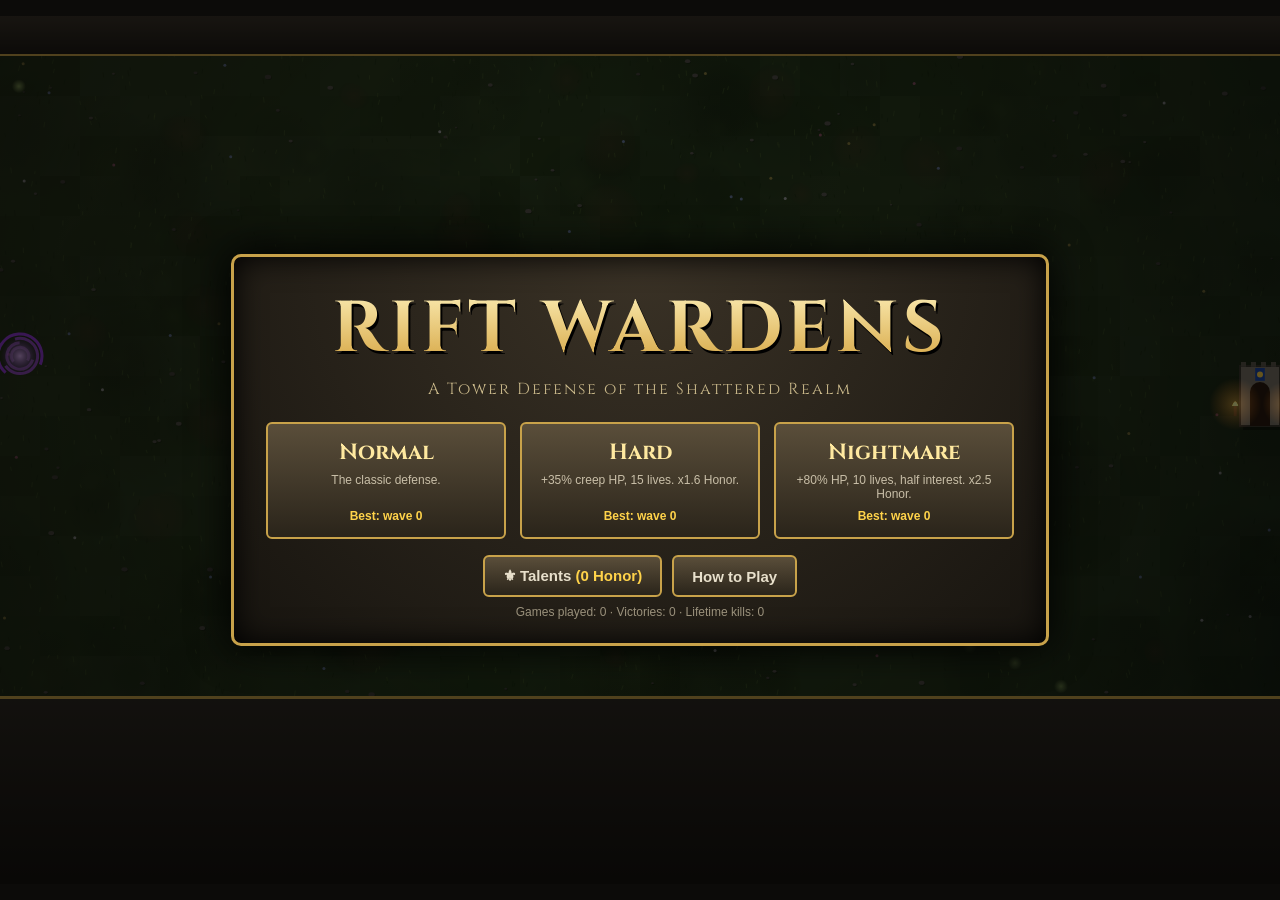
<file: index.html>
<!doctype html>
<html lang="en">
<head>
<meta charset="utf-8">
<meta name="viewport" content="width=device-width, initial-scale=1">
<title>Rift Wardens TD</title>
<link rel="preconnect" href="https://fonts.googleapis.com">
<link href="https://fonts.googleapis.com/css2?family=Cinzel:wght@600;800&display=swap" rel="stylesheet">
<link rel="stylesheet" href="style.css">
</head>
<body>
<div id="wrap">
  <div id="topbar">
    <div class="res" title="Gold"><span class="ico gold">●</span><span id="tGold">0</span></div>
    <div class="res" title="Lumber — spent on tower specializations"><span class="ico lumber">▲</span><span id="tLumber">0</span></div>
    <div class="res" title="Lives"><span class="ico lives">♥</span><span id="tLives">0</span></div>
    <div class="res" title="Interest paid at the start of the next wave"><span class="dim">Interest</span>&nbsp;<span id="tInterest" class="gold">+0</span></div>
    <div class="spacer"></div>
    <div class="res wave"><span class="dim">Wave</span>&nbsp;<span id="tWave">0</span></div>
    <div class="res"><span id="tTimer" class="dim"></span></div>
    <button id="sendBtn" class="tbtn send" title="Send next wave early (N)">Send Wave</button>
    <div class="spacer"></div>
    <button class="tbtn spd" data-s="1" title="Speed 1x (1)">1x</button>
    <button class="tbtn spd" data-s="2" title="Speed 2x (2)">2x</button>
    <button class="tbtn spd" data-s="3" title="Speed 3x (3)">3x</button>
    <button class="tbtn" id="pauseBtn" title="Pause (Space)">❚❚</button>
    <button class="tbtn" id="muteBtn" title="Sound">🔊</button>
    <button class="tbtn" id="restartBtn" title="Quick restart (Shift+R, press twice)">↻</button>
    <button class="tbtn" id="menuBtn" title="Menu">☰</button>
  </div>
  <div id="stage">
    <canvas id="cv" width="1280" height="640"></canvas>
    <div id="msgs"></div>
    <div id="banner"></div>
  </div>
  <div id="hud">
    <div id="intel" class="frame"></div>
    <div id="info" class="frame"></div>
    <div id="cmdwrap" class="frame"><div id="cmd"></div></div>
  </div>
  <div id="tooltip"></div>
  <div id="modal" class="hidden"></div>
</div>
<script src="src/data.js"></script>
<script src="src/audio.js"></script>
<script src="src/render.js"></script>
<script src="src/game.js"></script>
<script src="src/ui.js"></script>
</body>
</html>
</file>
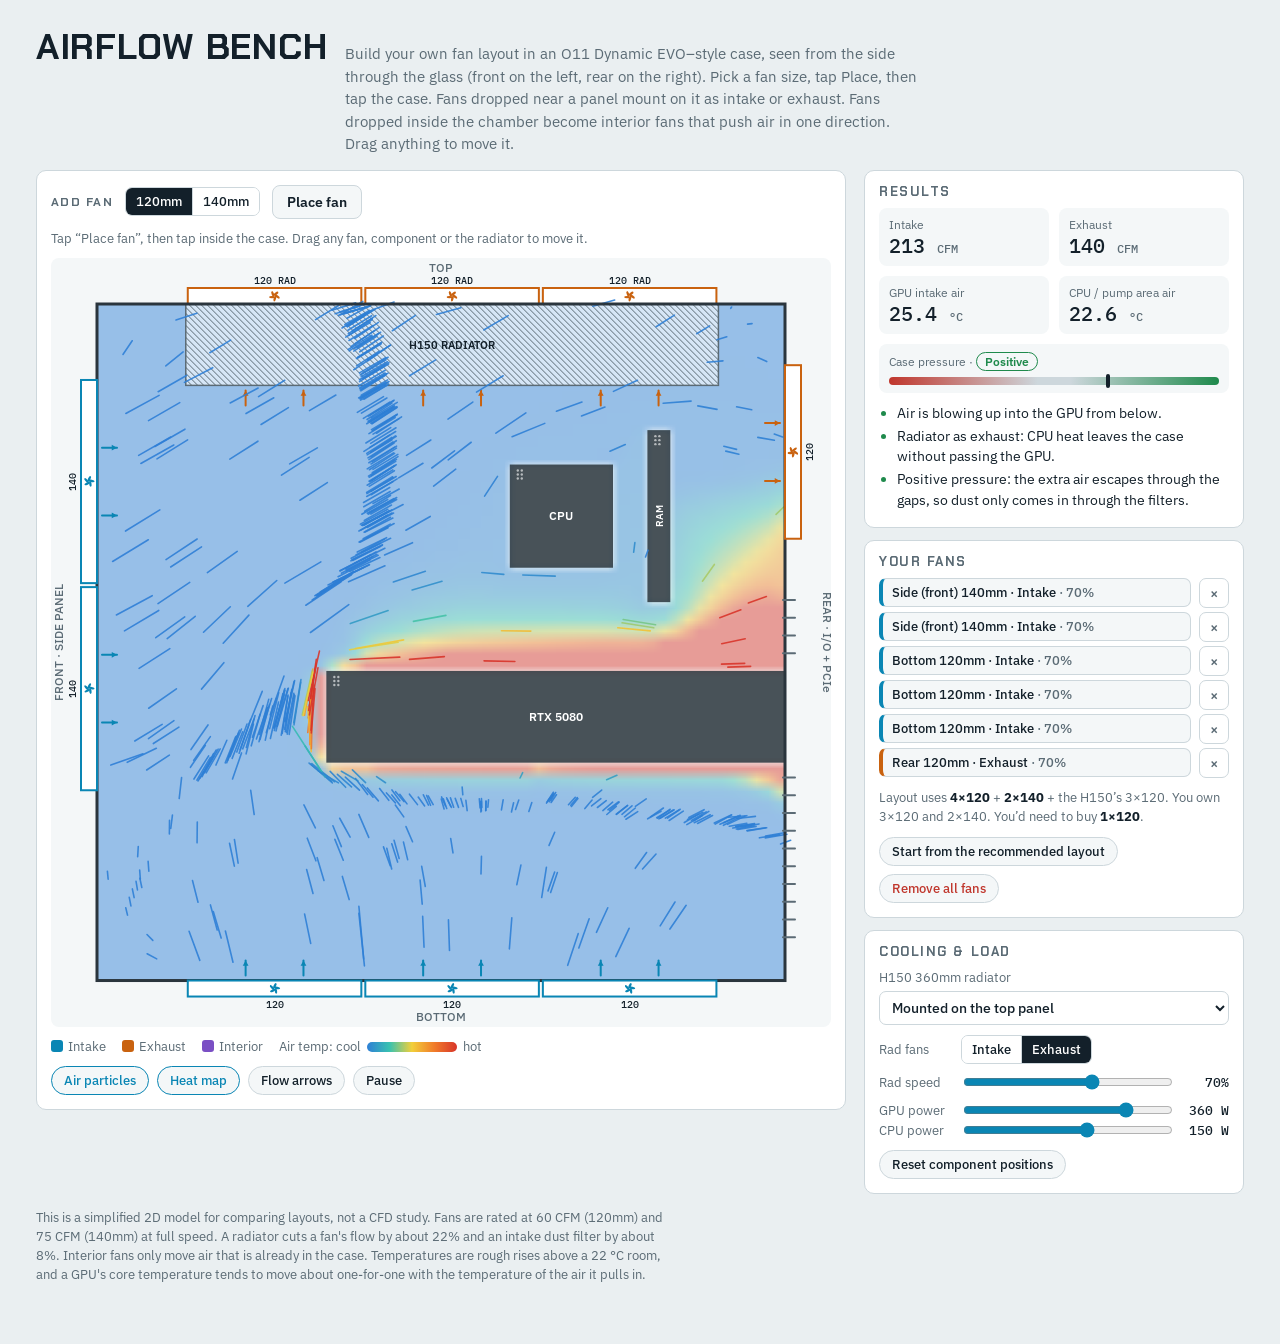
<file: fan-sim/index.html>
<!doctype html><html lang="en"><head><meta charset="utf-8"><meta name="viewport" content="width=device-width,initial-scale=1,viewport-fit=cover">
<title>Airflow Bench</title>
<meta name="claude:viewport-fit-sides" content="cover">
<link rel="preconnect" href="https://fonts.googleapis.com">
<link rel="stylesheet" href="https://fonts.googleapis.com/css2?family=Chakra+Petch:wght@600;700&family=IBM+Plex+Sans:wght@400;500;600&family=IBM+Plex+Mono:wght@400;500&display=swap">
<style>
/* Layout: a two-column bench — the case cross-section with its fan toolbar on the left, readouts and settings on the right; stacks on phones. */
:root {
  --bg: #eaeff1;
  --surface: #ffffff;
  --surface-2: #f4f7f8;
  --ink: #13202a;
  --muted: #5b6b75;
  --line: #cdd7dc;
  --case: #2a353d;
  --in: #0a86b4;
  --out: #c9620f;
  --mix: #7a4fc4;
  --off: #9aa7ae;
  --good: #1f8a4c;
  --warn: #b7791f;
  --bad: #c0362c;
  --display: "Chakra Petch", "Bahnschrift", "Arial Narrow", sans-serif;
  --body: "IBM Plex Sans", "Segoe UI", system-ui, sans-serif;
  --mono: "IBM Plex Mono", ui-monospace, "SFMono-Regular", Menlo, monospace;
}
@media (prefers-color-scheme: dark) {
  :root:not([data-theme="light"]) {
    --bg: #0d1317; --surface: #141c21; --surface-2: #1a242a; --ink: #e2ebef; --muted: #8fa0a9; --line: #27333a;
    --case: #9fb0b9; --in: #3cc0ef; --out: #ff9a3c; --mix: #b38cff; --off: #56646c; --good: #4cc47e; --warn: #e2a948; --bad: #ff6b5e;
    color-scheme: dark;
  }
}
:root[data-theme="dark"] {
  --bg: #0d1317; --surface: #141c21; --surface-2: #1a242a; --ink: #e2ebef; --muted: #8fa0a9; --line: #27333a;
  --case: #9fb0b9; --in: #3cc0ef; --out: #ff9a3c; --mix: #b38cff; --off: #56646c; --good: #4cc47e; --warn: #e2a948; --bad: #ff6b5e;
  color-scheme: dark;
}
* { box-sizing: border-box; }
body { background: var(--bg); color: var(--ink); font: 15px/1.5 var(--body); }
.wrap { max-width: 1240px; margin: 0 auto; padding-block: 20px 40px;
  padding-left: max(16px, env(safe-area-inset-left, 0px)); padding-right: max(16px, env(safe-area-inset-right, 0px)); }
header { display: flex; flex-wrap: wrap; align-items: baseline; gap: 6px 18px; margin-bottom: 14px; }
h1 { font: 700 clamp(26px, 4vw, 36px)/1.05 var(--display); letter-spacing: 0.02em; margin: 0; text-transform: uppercase; text-wrap: balance; }
header p { margin: 0; color: var(--muted); max-width: 64ch; }
.grid { display: grid; grid-template-columns: minmax(0, 1fr) 380px; gap: 18px; align-items: start; }
@media (max-width: 920px) { .grid { grid-template-columns: minmax(0, 1fr); } }
.card { background: var(--surface); border: 1px solid var(--line); border-radius: 10px; padding: 14px; min-width: 0; }
.stage { display: flex; flex-direction: column; gap: 10px; }
canvas { width: 100%; height: auto; display: block; border-radius: 8px; background: var(--surface-2); touch-action: manipulation; }
canvas.placing { cursor: crosshair; }
.toolbar { display: flex; flex-wrap: wrap; align-items: center; gap: 8px 12px; }
.toolbar .lbl { font: 700 12px/1 var(--display); letter-spacing: 0.12em; text-transform: uppercase; color: var(--muted); }
.place { font: 600 14px var(--body); color: var(--surface); background: var(--in); border: 0; border-radius: 8px; padding: 7px 14px; cursor: pointer; }
.place[aria-pressed="false"] { background: var(--surface-2); color: var(--ink); border: 1px solid var(--line); }
.hint { font-size: 13px; color: var(--muted); margin: 0; min-height: 1.5em; }
.selbar { display: flex; flex-wrap: wrap; align-items: center; gap: 8px 12px; padding: 10px; border-radius: 8px; background: var(--surface-2); border: 1px solid var(--line); }
.selbar[hidden] { display: none; }
.selbar b { font-weight: 600; }
.selbar .row { flex: 1 1 180px; }
.legend { display: flex; flex-wrap: wrap; gap: 8px 16px; align-items: center; font-size: 13px; color: var(--muted); }
.sw { display: inline-block; width: 12px; height: 12px; border-radius: 3px; vertical-align: -1px; margin-right: 5px; }
.heatbar { display: inline-block; width: 90px; height: 10px; border-radius: 5px; background: linear-gradient(90deg, #2f7fd6, #39c2b0, #f2cf3a, #f07b2a, #d8352a); vertical-align: -1px; margin: 0 6px; }
.toggles { display: flex; flex-wrap: wrap; gap: 8px; }
.chip { font: 500 13px var(--body); color: var(--ink); background: var(--surface-2); border: 1px solid var(--line); border-radius: 999px; padding: 5px 12px; cursor: pointer; }
.chip[aria-pressed="true"] { border-color: var(--in); color: var(--in); }
.chip.danger { color: var(--bad); }
.chip:focus-visible, button:focus-visible, select:focus-visible, input:focus-visible { outline: 2px solid var(--in); outline-offset: 2px; }
.panel { display: flex; flex-direction: column; gap: 12px; }
h2 { font: 700 13px/1 var(--display); letter-spacing: 0.12em; text-transform: uppercase; color: var(--muted); margin: 0 0 10px; }
.readout { display: grid; grid-template-columns: 1fr 1fr; gap: 10px; }
.metric { background: var(--surface-2); border-radius: 8px; padding: 8px 10px; min-width: 0; }
.metric .k { font-size: 12px; color: var(--muted); }
.metric .v { font: 500 20px/1.2 var(--mono); font-variant-numeric: tabular-nums; }
.metric .v small { font-size: 12px; color: var(--muted); }
.pbar { position: relative; height: 8px; border-radius: 4px; background: linear-gradient(90deg, var(--bad), var(--line) 45%, var(--line) 55%, var(--good)); margin-top: 6px; }
.pbar i { position: absolute; top: -3px; width: 4px; height: 14px; border-radius: 2px; background: var(--ink); transform: translateX(-2px); }
.pill { display: inline-block; font: 600 12px var(--body); padding: 1px 8px; border-radius: 999px; border: 1px solid currentColor; }
.notes { margin: 10px 0 0; padding-left: 18px; font-size: 13.5px; }
.notes li { margin: 3px 0; }
.notes li.good::marker { color: var(--good); } .notes li.warn::marker { color: var(--warn); } .notes li.bad::marker { color: var(--bad); }
.seg { display: inline-flex; border: 1px solid var(--line); border-radius: 7px; overflow: hidden; flex-wrap: wrap; }
.seg button { font: 500 13px var(--body); color: var(--ink); background: var(--surface); border: 0; padding: 5px 10px; cursor: pointer; }
.seg button + button { border-left: 1px solid var(--line); }
.seg button[aria-pressed="true"] { background: var(--ink); color: var(--surface); }
.seg button:disabled { opacity: 0.4; cursor: not-allowed; }
.row { display: flex; align-items: center; gap: 10px; font-size: 13px; color: var(--muted); }
.row input[type=range] { flex: 1; min-width: 0; accent-color: var(--in); }
.row output { font: 500 13px var(--mono); color: var(--ink); min-width: 44px; text-align: right; font-variant-numeric: tabular-nums; }
select { font: 500 14px var(--body); color: var(--ink); background: var(--surface); border: 1px solid var(--line); border-radius: 7px; padding: 6px 8px; width: 100%; }
label.blk { display: block; font-size: 13px; color: var(--muted); margin-bottom: 4px; }
.fanlist { list-style: none; margin: 0; padding: 0; display: flex; flex-direction: column; gap: 4px; }
.fanlist li { display: flex; align-items: center; gap: 8px; }
.fanlist .pick { flex: 1; min-width: 0; text-align: left; font: 500 13px var(--body); color: var(--ink); background: var(--surface-2); border: 1px solid var(--line); border-left: 4px solid var(--off); border-radius: 7px; padding: 5px 9px; cursor: pointer; }
.fanlist .pick.in { border-left-color: var(--in); } .fanlist .pick.out { border-left-color: var(--out); } .fanlist .pick.mix { border-left-color: var(--mix); }
.fanlist .pick.sel { border-color: var(--ink); }
.fanlist .pick span { color: var(--muted); }
.fanlist .x { font: 600 14px var(--body); color: var(--muted); background: none; border: 1px solid var(--line); border-radius: 7px; width: 30px; height: 30px; cursor: pointer; }
.inv { font-size: 13px; color: var(--muted); margin-top: 10px; }
.inv b { color: var(--ink); }
.btnrow { display: flex; flex-wrap: wrap; gap: 8px; margin-top: 10px; }
.foot { margin-top: 14px; font-size: 12.5px; color: var(--muted); max-width: 80ch; }
</style></head><body>

<div class="wrap">
  <header>
    <h1>Airflow Bench</h1>
    <p>Build your own fan layout in an O11 Dynamic EVO–style case, seen from the side through the glass (front on the left, rear on the right). Pick a fan size, tap Place, then tap the case. Fans dropped near a panel mount on it as intake or exhaust. Fans dropped inside the chamber become interior fans that push air in one direction. Drag anything to move it.</p>
  </header>

  <div class="grid">
    <section class="stage card" aria-label="Case simulation">
      <div class="toolbar">
        <span class="lbl">Add fan</span>
        <span class="seg" role="group" aria-label="New fan size">
          <button type="button" data-newsize="120" aria-pressed="true">120mm</button>
          <button type="button" data-newsize="140" aria-pressed="false">140mm</button>
        </span>
        <button type="button" class="place" id="placeBtn" aria-pressed="false">Place fan</button>
      </div>
      <p class="hint" id="hint">Tap “Place fan”, then tap inside the case. Drag any fan, component or the radiator to move it.</p>
      <canvas id="sim" width="800" height="800" aria-label="Simulated airflow inside the case. Fans and components can be dragged."></canvas>
      <div class="selbar" id="selbar" hidden>
        <b id="selName">Fan</b>
        <span class="seg" role="group" aria-label="Fan size" id="selSize">
          <button type="button" data-size="120">120mm</button><button type="button" data-size="140">140mm</button>
        </span>
        <span class="seg" role="group" aria-label="Airflow direction" id="selDir"></span>
        <div class="row"><span>Speed</span><input type="range" id="selSpeed" min="20" max="100" step="5" value="70" aria-label="Selected fan speed"><output id="selSpeedO">70%</output></div>
        <button type="button" class="chip danger" id="selDel">Remove</button>
      </div>
      <div class="legend">
        <span><span class="sw" style="background:var(--in)"></span>Intake</span>
        <span><span class="sw" style="background:var(--out)"></span>Exhaust</span>
        <span><span class="sw" style="background:var(--mix)"></span>Interior</span>
        <span>Air temp: cool<span class="heatbar"></span>hot</span>
      </div>
      <div class="toggles" role="group" aria-label="Display layers">
        <button class="chip" id="tParticles" aria-pressed="true">Air particles</button>
        <button class="chip" id="tHeat" aria-pressed="true">Heat map</button>
        <button class="chip" id="tArrows" aria-pressed="false">Flow arrows</button>
        <button class="chip" id="tPause" aria-pressed="false">Pause</button>
      </div>
    </section>

    <aside class="panel">
      <div class="card">
        <h2>Results</h2>
        <div class="readout">
          <div class="metric"><div class="k">Intake</div><div class="v" id="mIn">0 <small>CFM</small></div></div>
          <div class="metric"><div class="k">Exhaust</div><div class="v" id="mOut">0 <small>CFM</small></div></div>
          <div class="metric"><div class="k">GPU intake air</div><div class="v" id="mGpu">–</div></div>
          <div class="metric"><div class="k">CPU / pump area air</div><div class="v" id="mCpu">–</div></div>
          <div class="metric" style="grid-column: 1 / -1">
            <div class="k">Case pressure · <span id="mPress" class="pill">–</span><span id="mInt" style="float:right"></span></div>
            <div class="pbar" aria-hidden="true"><i id="pMark" style="left:50%"></i></div>
          </div>
        </div>
        <ul class="notes" id="notes"></ul>
      </div>

      <div class="card">
        <h2>Your fans</h2>
        <ul class="fanlist" id="fanlist"></ul>
        <div class="inv" id="inv"></div>
        <div class="btnrow">
          <button type="button" class="chip" id="restore">Start from the recommended layout</button>
          <button type="button" class="chip danger" id="clearFans">Remove all fans</button>
        </div>
      </div>

      <div class="card">
        <h2>Cooling &amp; load</h2>
        <label class="blk" for="aio">H150 360mm radiator</label>
        <select id="aio">
          <option value="top">Mounted on the top panel</option>
          <option value="left">Mounted on the side (front) panel</option>
          <option value="bottom">Mounted on the bottom panel</option>
          <option value="none">No AIO (air cooler on the CPU)</option>
        </select>
        <div class="row" style="margin-top:10px"><span style="min-width:72px">Rad fans</span>
          <span class="seg" role="group" aria-label="Radiator fan direction" id="radDir">
            <button type="button" data-mode="in">Intake</button><button type="button" data-mode="out">Exhaust</button>
          </span></div>
        <div class="row" style="margin-top:8px"><span style="min-width:72px">Rad speed</span><input type="range" id="radSpeed" min="20" max="100" step="5" value="70" aria-label="Radiator fan speed"><output id="radSpeedO">70%</output></div>
        <div class="row" style="margin-top:8px"><span style="min-width:72px">GPU power</span><input type="range" id="gpuW" min="0" max="450" step="10" value="360" aria-label="GPU power"><output id="gpuWo">360 W</output></div>
        <div class="row"><span style="min-width:72px">CPU power</span><input type="range" id="cpuW" min="0" max="250" step="10" value="150" aria-label="CPU power"><output id="cpuWo">150 W</output></div>
        <div class="btnrow"><button type="button" class="chip" id="resetParts">Reset component positions</button></div>
      </div>
    </aside>
  </div>

  <p class="foot">This is a simplified 2D model for comparing layouts, not a CFD study. Fans are rated at 60 CFM (120mm) and 75 CFM (140mm) at full speed. A radiator cuts a fan's flow by about 22% and an intake dust filter by about 8%. Interior fans only move air that is already in the case. Temperatures are rough rises above a 22 °C room, and a GPU's core temperature tends to move about one-for-one with the temperature of the air it pulls in.</p>
</div>

<script>
'use strict';
// ================================================================ geometry
const CASE_W = 465, CASE_H = 459;             // main chamber interior, mm
const NX = 60, NY = 59, MM = CASE_W / NX;     // ~7.75 mm per grid cell
const idx = (x, y) => y * NX + x;
const cell = mm => Math.max(0, Math.min(NX - 1, Math.floor(mm / MM)));
const celly = mm => Math.max(0, Math.min(NY - 1, Math.floor(mm / MM)));
const CFM = { 120: 60, 140: 75 };
const FAN_T = 25;                              // fan thickness, mm
const RAD_LEN = 360, RAD_T = 55;              // H150: 360mm long, ~55mm with fans
const VENTS = [[200, 240], [320, 440]];       // PCIe covers and panel gaps on the rear wall (passive)
const WALLS = ['top', 'bottom', 'left', 'right'];
const WALL_NAME = { top: 'Top', bottom: 'Bottom', left: 'Side (front)', right: 'Rear' };
const wallLen = w => (w === 'top' || w === 'bottom') ? CASE_W : CASE_H;
const NORMAL = { top: [0, 1], bottom: [0, -1], left: [1, 0], right: [-1, 0] };
const FACE = { rear: [1, 0], front: [-1, 0], up: [0, -1], down: [0, 1] };
const FACE_NAME = { rear: 'toward rear', front: 'toward front', up: 'upward', down: 'downward' };
const SNAP_MM = 48;                            // drop this close to a panel and the fan mounts on it

// ================================================================ state
const DEFAULT_PARTS = () => ({
  gpu: { x0: 161, x1: 465, y0: 250, y1: 305, label: 'RTX 5080' },
  cpu: { x0: 285, x1: 345, y0: 115, y1: 172, label: 'CPU' },
  ram: { x0: 372, x1: 384, y0: 86, y1: 200, label: 'RAM' },
});
let nextId = 1;
const wallFan = (size, wall, pos, mode) => ({ id: nextId++, size, wall, pos, mode, speed: 70 });
const RECOMMENDED = () => [
  wallFan(120, 'bottom', 120, 'in'), wallFan(120, 'bottom', 240, 'in'), wallFan(120, 'bottom', 360, 'in'),
  wallFan(140, 'left', 120, 'in'), wallFan(140, 'left', 260, 'in'),
  wallFan(120, 'right', 100, 'out'),
];
const fresh = () => ({ fans: RECOMMENDED(), rad: { wall: 'top', start: 60, mode: 'out', speed: 70 }, parts: DEFAULT_PARTS(), gpuW: 360, cpuW: 150 });
let S = fresh();
try {
  const saved = JSON.parse(localStorage.getItem('airflow-bench-v2') || 'null');
  if (saved && Array.isArray(saved.fans) && saved.parts && saved.rad) { S = saved; nextId = Math.max(0, ...S.fans.map(f => f.id)) + 1; }
} catch (e) { /* storage unavailable: start fresh */ }
function save() { try { localStorage.setItem('airflow-bench-v2', JSON.stringify(S)); } catch (e) { /* ignore */ } }
let selectedId = null, newSize = 120, placing = false;

// ================================================================ placement rules
function span(f) { return [f.pos - f.size / 2, f.pos + f.size / 2]; }
function radSpan() { return [S.rad.start, S.rad.start + RAD_LEN]; }
function radBox() { // interior footprint of the radiator, mm
  const [a, b] = radSpan(), w = S.rad.wall;
  if (w === 'top') return { x0: a, x1: b, y0: 0, y1: RAD_T };
  if (w === 'bottom') return { x0: a, x1: b, y0: CASE_H - RAD_T, y1: CASE_H };
  return { x0: 0, x1: RAD_T, y0: a, y1: b };
}
function fanBox(f) { // interior fan footprint, mm
  const along = f.face === 'rear' || f.face === 'front';
  const w = along ? FAN_T : f.size, h = along ? f.size : FAN_T;
  return { x0: f.x - w / 2, x1: f.x + w / 2, y0: f.y - h / 2, y1: f.y + h / 2 };
}
const overlaps = (a, b) => a.x0 < b.x1 && b.x0 < a.x1 && a.y0 < b.y1 && b.y0 < a.y1;
const spansOverlap = (a, b) => a[0] < b[1] - 0.5 && b[0] < a[1] - 0.5;
function fanValid(f, ignoreId) {
  if (f.wall) {
    const [a, b] = span(f);
    if (a < 0 || b > wallLen(f.wall)) return false;
    for (const o of S.fans) if (o.id !== ignoreId && o.wall === f.wall && spansOverlap(span(o), [a, b])) return false;
    if (S.rad.wall === f.wall && spansOverlap(radSpan(), [a, b])) return false;
    return true;
  }
  const bx = fanBox(f);
  if (bx.x0 < 0 || bx.y0 < 0 || bx.x1 > CASE_W || bx.y1 > CASE_H) return false;
  for (const k in S.parts) if (overlaps(bx, S.parts[k])) return false;
  if (S.rad.wall !== 'none' && overlaps(bx, radBox())) return false;
  for (const o of S.fans) if (o.id !== ignoreId && !o.wall && overlaps(bx, fanBox(o))) return false;
  return true;
}
// Where would a fan of `size` land if dropped at (x, y) mm? Near a panel → wall mount, otherwise interior.
function placementAt(x, y, size, base) {
  const d = { top: y, bottom: CASE_H - y, left: x, right: CASE_W - x };
  const wall = WALLS.slice().sort((a, b) => d[a] - d[b])[0];
  if (d[wall] < SNAP_MM) {
    const along = (wall === 'top' || wall === 'bottom') ? x : y;
    const pos = Math.max(size / 2, Math.min(wallLen(wall) - size / 2, Math.round(along / 5) * 5));
    const keepMode = base && base.wall ? base.mode : null;
    const mode = keepMode || (wall === 'bottom' || wall === 'left' ? 'in' : 'out');
    return { size, wall, pos, mode };
  }
  const face = base && !base.wall && base.face ? base.face : 'rear';
  return { size, wall: null, x: Math.round(x / 5) * 5, y: Math.round(y / 5) * 5, face };
}
function fanLabel(f) {
  return f.wall ? `${WALL_NAME[f.wall]} ${f.size}mm · ${f.mode === 'in' ? 'Intake' : 'Exhaust'}` : `Interior ${f.size}mm · blowing ${FACE_NAME[f.face]}`;
}

// ================================================================ simulation fields
const solid = new Uint8Array(NX * NY), src = new Float32Array(NX * NY), phi = new Float32Array(NX * NY);
const vx = new Float32Array(NX * NY), vy = new Float32Array(NX * NY);
let T = new Float32Array(NX * NY), T2 = new Float32Array(NX * NY);
const inletT = new Float32Array(NX * NY).fill(NaN), heat = new Float32Array(NX * NY);
let flows = [], vents = [], metrics = {};
const HEAT = 1.5; // tuned so a sensible layout's case air lands near the 1.76·W/CFM rule of thumb

function buildSolid() {
  solid.fill(0);
  for (const k in S.parts) { const p = S.parts[k]; for (let y = celly(p.y0); y <= celly(p.y1 - 1); y++) for (let x = cell(p.x0); x <= cell(p.x1 - 1); x++) solid[idx(x, y)] = 1; }
}
function wallCells(wall, a, b, all) {
  const out = [];
  if (wall === 'top' || wall === 'bottom') { const y = wall === 'top' ? 0 : NY - 1; for (let x = cell(a); x <= cell(b - 1); x++) out.push(idx(x, y)); }
  else { const x = wall === 'left' ? 0 : NX - 1; for (let y = celly(a); y <= celly(b - 1); y++) out.push(idx(x, y)); }
  return all ? out : out.filter(c => !solid[c]);
}
function boxCells(bx) { const out = []; for (let y = celly(bx.y0); y <= celly(bx.y1 - 1); y++) for (let x = cell(bx.x0); x <= cell(bx.x1 - 1); x++) out.push(idx(x, y)); return out; }

// quick = during a drag or slider move: warm-start the solver and leave the side panel alone
function rebuild(quick) {
  buildSolid();
  src.fill(0); inletT.fill(NaN); heat.fill(0);
  flows = [];
  let intake = 0, exhaust = 0, interior = 0;
  // wall-mounted fans and the radiator: sources (intake) and sinks (exhaust) on the boundary
  const wallItems = S.fans.filter(f => f.wall).map(f => ({ f, wall: f.wall, a: span(f)[0], b: span(f)[1], mode: f.mode, cfm: CFM[f.size] * f.speed / 100, rad: false }));
  if (S.rad.wall !== 'none') {
    const [a] = radSpan();
    for (let i = 0; i < 3; i++) wallItems.push({ f: null, wall: S.rad.wall, a: a + i * 120, b: a + (i + 1) * 120, mode: S.rad.mode, cfm: 60 * S.rad.speed / 100 * 0.78, rad: true });
  }
  for (const it of wallItems) {
    let cfm = it.cfm * (it.mode === 'in' ? 0.92 : 1);
    const all = wallCells(it.wall, it.a, it.b, true), cells = all.filter(c => !solid[c]);
    const blocked = all.length - cells.length;
    cfm = cells.length ? cfm * cells.length / all.length : 0;
    flows.push({ ...it, cfm, cells, blocked });
    if (!cells.length || cfm <= 0) continue;
    const per = cfm / cells.length * (it.mode === 'in' ? 1 : -1);
    for (const c of cells) src[c] += per;
    if (it.mode === 'in') intake += cfm; else exhaust += cfm;
  }
  // passive gaps take up the difference: positive pressure pushes air out, negative pulls dusty air in
  vents = VENTS.flatMap(([a, b]) => wallCells('right', a, b));
  const net = intake - exhaust;
  for (const c of vents) src[c] -= net / vents.length;
  // interior fans: a sink on the back face and an equal source on the front face (moves air, adds none)
  for (const f of S.fans.filter(f => !f.wall)) {
    const cfm = CFM[f.size] * f.speed / 100, [dx, dy] = FACE[f.face], bx = fanBox(f);
    const cells = boxCells(bx).filter(c => !solid[c]);
    const edge = (c, back) => {
      const x = c % NX, y = (c / NX) | 0;
      if (dx) return x === ((dx > 0) === back ? cell(bx.x0) : cell(bx.x1 - 1));
      return y === ((dy > 0) === back ? celly(bx.y0) : celly(bx.y1 - 1));
    };
    const back = cells.filter(c => edge(c, true)), front = cells.filter(c => edge(c, false));
    flows.push({ f, interior: true, cfm, cells: front, back, dir: [dx, dy] });
    interior += cfm;
    if (!back.length || !front.length) continue;
    for (const c of back) src[c] -= cfm / back.length;
    for (const c of front) src[c] += cfm / front.length;
  }
  solvePotential(quick);
  buildVelocity();
  // inlet air: room temperature, except a radiator used as intake, which pre-heats its air
  let radRise = 0;
  if (S.rad.wall !== 'none' && S.rad.mode === 'in') {
    const rc = flows.filter(r => r.rad).reduce((a, r) => a + r.cfm, 0);
    if (rc > 0) radRise = 1.76 * S.cpuW / rc;
  }
  for (const r of flows) if (!r.interior && r.mode === 'in') for (const c of r.cells) inletT[c] = r.rad ? radRise : 0;
  if (net < 0) for (const c of vents) inletT[c] = 0;
  addHeatAround(S.parts.gpu, S.gpuW, { top: 0.55, bottom: 0.25, side: 0.2 });
  if (S.rad.wall === 'none') addHeatAround(S.parts.cpu, S.cpuW, { top: 0.4, bottom: 0.2, side: 0.4 });
  metrics = { intake, exhaust, net, interior, radRise };
  if (quick) { updateReadouts(); return; }
  seedParticles(true);
  updateUI();
  save();
}

function addHeatAround(p, watts, w) {
  const x0 = cell(p.x0), x1 = cell(p.x1 - 1), y0 = celly(p.y0), y1 = celly(p.y1 - 1);
  const groups = { top: [], bottom: [], side: [] };
  for (let x = x0; x <= x1; x++) { if (y0 > 0) groups.top.push(idx(x, y0 - 1)); if (y1 < NY - 1) groups.bottom.push(idx(x, y1 + 1)); }
  for (let y = y0; y <= y1; y++) { if (x0 > 0) groups.side.push(idx(x0 - 1, y)); if (x1 < NX - 1) groups.side.push(idx(x1 + 1, y)); }
  for (const g in groups) { const cs = groups[g].filter(c => !solid[c]); for (const c of cs) heat[c] += watts * w[g] * HEAT / cs.length * 10; }
}

// Potential flow: solve ∇²φ = −s with walls and components as no-flow boundaries; velocity = −∇φ.
function solvePotential(warm) {
  if (!warm) phi.fill(0);
  for (let it = 0, n = warm ? 220 : 900; it < n; it++) {
    for (let y = 0; y < NY; y++) for (let x = 0; x < NX; x++) {
      const c = idx(x, y); if (solid[c]) continue;
      let s = 0, k = 0;
      if (x > 0 && !solid[c - 1]) { s += phi[c - 1]; k++; }
      if (x < NX - 1 && !solid[c + 1]) { s += phi[c + 1]; k++; }
      if (y > 0 && !solid[c - NX]) { s += phi[c - NX]; k++; }
      if (y < NY - 1 && !solid[c + NX]) { s += phi[c + NX]; k++; }
      if (k) phi[c] += 1.85 * ((s + src[c]) / k - phi[c]);
    }
  }
}
function addJet(cells, nx, ny, q, reach = 34) {
  for (const c0 of cells) {
    let x = c0 % NX, y = (c0 / NX) | 0;
    for (let d = 0; d < reach; d++) {
      if (x < 0 || y < 0 || x >= NX || y >= NY) break;
      const c = idx(x, y); if (solid[c]) break;
      const a = q * 1.1 * Math.exp(-d / 11);
      vx[c] += nx * a; vy[c] += ny * a;
      x += nx; y += ny;
    }
  }
}
function buildVelocity() {
  vx.fill(0); vy.fill(0);
  for (let y = 0; y < NY; y++) for (let x = 0; x < NX; x++) {
    const c = idx(x, y); if (solid[c]) continue;
    const pl = x > 0 && !solid[c - 1] ? phi[c - 1] : phi[c], pr = x < NX - 1 && !solid[c + 1] ? phi[c + 1] : phi[c];
    const pu = y > 0 && !solid[c - NX] ? phi[c - NX] : phi[c], pd = y < NY - 1 && !solid[c + NX] ? phi[c + NX] : phi[c];
    vx[c] = -(pr - pl) / 2; vy[c] = -(pd - pu) / 2;
  }
  // intake fans and interior fans throw a jet of air before it spreads out
  for (const r of flows) {
    if (!r.cells.length) continue;
    if (r.interior) addJet(r.cells, r.dir[0], r.dir[1], r.cfm / r.cells.length);
    else if (r.mode === 'in') { const [nx, ny] = NORMAL[r.wall]; addJet(r.cells, nx, ny, r.cfm / r.cells.length); }
  }
}

// ================================================================ heat transport
const VIS = 4; // time compression so the picture settles in seconds
function sampleT(F, x, y) {
  x = Math.max(0, Math.min(NX - 1.001, x)); y = Math.max(0, Math.min(NY - 1.001, y));
  const i = Math.floor(x), j = Math.floor(y), fx = x - i, fy = y - j;
  const a = F[idx(i, j)], b = F[idx(Math.min(NX - 1, i + 1), j)], c = F[idx(i, Math.min(NY - 1, j + 1))], d = F[idx(Math.min(NX - 1, i + 1), Math.min(NY - 1, j + 1))];
  return (a * (1 - fx) + b * fx) * (1 - fy) + (c * (1 - fx) + d * fx) * fy;
}
function stepHeat(dt) {
  for (let y = 0; y < NY; y++) for (let x = 0; x < NX; x++) {
    const c = idx(x, y);
    if (solid[c]) { T2[c] = 0; continue; }
    if (!Number.isNaN(inletT[c])) { T2[c] = inletT[c]; continue; }
    let v = sampleT(T, x - vx[c] * dt * VIS, y - vy[c] * dt * VIS);
    let s = 0, k = 0;
    if (x > 0 && !solid[c - 1]) { s += T[c - 1]; k++; } if (x < NX - 1 && !solid[c + 1]) { s += T[c + 1]; k++; }
    if (y > 0 && !solid[c - NX]) { s += T[c - NX]; k++; } if (y < NY - 1 && !solid[c + NX]) { s += T[c + NX]; k++; }
    if (k) v += (s / k - v) * 0.06;
    v += heat[c] * dt;
    v *= 1 - 0.015 * dt;
    T2[c] = Math.min(60, v);
  }
  [T, T2] = [T2, T];
}
function rectCells(x0, x1, y0, y1) { const out = []; for (let y = celly(y0); y <= celly(y1); y++) for (let x = cell(x0); x <= cell(x1); x++) out.push(idx(x, y)); return out; }
function probe(region) { let s = 0, n = 0; for (const c of region) if (!solid[c]) { s += T[c]; n++; } return n ? s / n : 0; }
const PROBE = {
  get gpuIn() { const g = S.parts.gpu; return rectCells(g.x0 + 30, g.x1 - 20, g.y1 + 4, Math.min(CASE_H - 1, g.y1 + 40)); },
  get cpu() { const c = S.parts.cpu; return rectCells(Math.max(0, c.x0 - 25), Math.min(CASE_W - 1, c.x1 + 25), Math.max(0, c.y0 - 45), Math.min(CASE_H - 1, c.y1 + 30)); },
  all: [...Array(NX * NY).keys()],
};

// ================================================================ particles
let particles = [];
function seedParticles(reset) { if (reset) particles = []; while (particles.length < 520) particles.push(spawnParticle()); }
function spawnParticle() {
  const inlets = [];
  for (const r of flows) if (!r.interior && r.mode === 'in') for (const c of r.cells) inlets.push([c, r.cfm / r.cells.length]);
  if (metrics.net < 0) for (const c of vents) inlets.push([c, -metrics.net / vents.length]);
  let c;
  if (inlets.length && Math.random() < 0.8) {
    const tot = inlets.reduce((a, b) => a + b[1], 0); let r = Math.random() * tot;
    for (const [cc, w] of inlets) { r -= w; if (r <= 0) { c = cc; break; } }
    if (c == null) c = inlets[0][0];
  } else { do { c = Math.floor(Math.random() * NX * NY); } while (solid[c]); }
  return { x: (c % NX) + Math.random(), y: ((c / NX) | 0) + Math.random(), life: 4 + Math.random() * 8, px: null, py: null };
}
function stepParticles(dt) {
  for (let i = 0; i < particles.length; i++) {
    const p = particles[i];
    const c = idx(Math.max(0, Math.min(NX - 1, Math.floor(p.x))), Math.max(0, Math.min(NY - 1, Math.floor(p.y))));
    p.px = p.x; p.py = p.y;
    const u = vx[c], v = vy[c];
    p.x += u * dt * VIS + (Math.random() - 0.5) * 0.05; p.y += v * dt * VIS + (Math.random() - 0.5) * 0.05;
    p.life -= dt;
    const fx = Math.floor(p.x), fy = Math.floor(p.y);
    if (p.life <= 0 || fx < 0 || fy < 0 || fx >= NX || fy >= NY || solid[idx(fx, fy)] || Math.hypot(u, v) < 0.004) particles[i] = spawnParticle();
  }
}

// ================================================================ drawing
const cv = document.getElementById('sim'), ctx = cv.getContext('2d');
const PAD = 46;
let px = 1, W = 0, H = 0;
let colors = {};
function readColors() {
  const cs = getComputedStyle(document.documentElement);
  for (const k of ['ink', 'muted', 'line', 'case', 'in', 'out', 'mix', 'off', 'surface', 'surface-2', 'bad']) colors[k] = cs.getPropertyValue('--' + k).trim();
}
function resize() {
  const r = cv.getBoundingClientRect(), dpr = Math.min(2, window.devicePixelRatio || 1);
  const w = Math.max(280, r.width);
  px = (w - 2 * PAD) / NX; W = w; H = NY * px + 2 * PAD;
  cv.width = Math.round(w * dpr); cv.height = Math.round(H * dpr); cv.style.height = H + 'px';
  ctx.setTransform(dpr, 0, 0, dpr, 0, 0);
}
const toX = mm => PAD + mm / MM * px, toY = mm => PAD + mm / MM * px;
const toMM = v => (v - PAD) / px * MM;
const heatColor = t => {
  const s = Math.max(0, Math.min(1, t / 14)), stops = [[47, 127, 214], [57, 194, 176], [242, 207, 58], [240, 123, 42], [216, 53, 42]];
  const f = s * (stops.length - 1), i = Math.min(stops.length - 2, Math.floor(f)), k = f - i, a = stops[i], b = stops[i + 1];
  return [a[0] + (b[0] - a[0]) * k, a[1] + (b[1] - a[1]) * k, a[2] + (b[2] - a[2]) * k];
};
const view = { particles: true, heat: true, arrows: false, paused: false };
let spin = 0;
const heatImg = document.createElement('canvas'); heatImg.width = NX; heatImg.height = NY;
const hctx = heatImg.getContext('2d');

// screen rectangles (canvas px) used for both drawing and hit testing
function wallFanRect(f) {
  const t = 16, [a, b] = span(f);
  if (f.wall === 'top' || f.wall === 'bottom') return { x: toX(a) + 2, y: f.wall === 'top' ? PAD - t : PAD + NY * px, w: toX(b) - toX(a) - 4, h: t };
  return { x: f.wall === 'left' ? PAD - t : PAD + NX * px, y: toY(a) + 2, w: t, h: toY(b) - toY(a) - 4 };
}
function boxRect(bx) { return { x: toX(bx.x0), y: toY(bx.y0), w: toX(bx.x1) - toX(bx.x0), h: toY(bx.y1) - toY(bx.y0) }; }
function fanRect(f) { return f.wall ? wallFanRect(f) : boxRect(fanBox(f)); }
function partRect(p) { return { x: PAD + cell(p.x0) * px, y: PAD + celly(p.y0) * px, w: (cell(p.x1 - 1) - cell(p.x0) + 1) * px, h: (celly(p.y1 - 1) - celly(p.y0) + 1) * px }; }
function radRect() { return boxRect(radBox()); }

function draw() {
  ctx.clearRect(0, 0, W, H);
  const ix = PAD, iy = PAD, iw = NX * px, ih = NY * px;
  if (view.heat) {
    const img = hctx.createImageData(NX, NY);
    for (let c = 0; c < NX * NY; c++) { const [r, g, b] = heatColor(T[c]); img.data[c * 4] = r; img.data[c * 4 + 1] = g; img.data[c * 4 + 2] = b; img.data[c * 4 + 3] = solid[c] ? 0 : 120; }
    hctx.putImageData(img, 0, 0);
    ctx.imageSmoothingEnabled = true; ctx.drawImage(heatImg, ix, iy, iw, ih);
  }
  if (S.rad.wall !== 'none') drawRadiator();
  for (const k in S.parts) drawPart(k);
  if (view.particles) {
    ctx.lineWidth = 1.6; ctx.lineCap = 'round';
    for (const p of particles) {
      if (p.px == null) continue;
      const [r, g, b] = heatColor(sampleT(T, p.x, p.y));
      ctx.strokeStyle = `rgba(${r | 0},${g | 0},${b | 0},0.9)`;
      ctx.beginPath(); ctx.moveTo(ix + p.px * px, iy + p.py * px);
      ctx.lineTo(ix + (p.x + (p.x - p.px) * 2) * px, iy + (p.y + (p.y - p.py) * 2) * px); ctx.stroke();
    }
  }
  if (view.arrows) drawArrows();
  ctx.strokeStyle = colors['case']; ctx.lineWidth = 3; ctx.strokeRect(ix, iy, iw, ih);
  ctx.strokeStyle = colors['muted']; ctx.lineWidth = 2;
  for (const [a, b] of VENTS) for (let y = a; y < b; y += 12) { const yy = toY(y); ctx.beginPath(); ctx.moveTo(ix + iw - 2, yy); ctx.lineTo(ix + iw + 10, yy); ctx.stroke(); }
  for (const f of S.fans) drawFan(f);
  if (ghost) drawGhost();
  ctx.fillStyle = colors['muted']; ctx.font = '500 12px "IBM Plex Sans", sans-serif'; ctx.textAlign = 'center';
  ctx.fillText('TOP', ix + iw / 2, 14); ctx.fillText('BOTTOM', ix + iw / 2, H - 6);
  ctx.save(); ctx.translate(12, iy + ih / 2); ctx.rotate(-Math.PI / 2); ctx.fillText('FRONT · SIDE PANEL', 0, 0); ctx.restore();
  ctx.save(); ctx.translate(W - 8, iy + ih / 2); ctx.rotate(Math.PI / 2); ctx.fillText('REAR · I/O + PCIe', 0, 0); ctx.restore();
}

function drawRadiator() {
  const r = radRect(), active = drag && drag.kind === 'rad';
  ctx.save(); ctx.fillStyle = colors['surface']; ctx.globalAlpha = 0.6; ctx.fillRect(r.x, r.y, r.w, r.h); ctx.globalAlpha = 1;
  ctx.beginPath(); ctx.rect(r.x, r.y, r.w, r.h); ctx.clip();
  ctx.strokeStyle = colors['muted']; ctx.lineWidth = 1; ctx.beginPath();
  for (let k = -r.h; k < r.w + r.h; k += 6) { ctx.moveTo(r.x + k, r.y); ctx.lineTo(r.x + k + r.h, r.y + r.h); }
  ctx.stroke(); ctx.restore();
  ctx.strokeStyle = active || hover === 'rad' ? colors['in'] : colors['muted']; ctx.lineWidth = active ? 2.5 : 1.5;
  ctx.strokeRect(r.x, r.y, r.w, r.h);
  const [a] = radSpan();
  for (let i = 0; i < 3; i++) drawFanBar({ wall: S.rad.wall, pos: a + 60 + i * 120, size: 120, mode: S.rad.mode, speed: S.rad.speed }, true);
  ctx.fillStyle = colors['ink']; ctx.font = '600 11px "IBM Plex Sans", sans-serif'; ctx.textAlign = 'center';
  if (S.rad.wall === 'left') { ctx.save(); ctx.translate(r.x + r.w / 2 + 4, r.y + r.h / 2); ctx.rotate(-Math.PI / 2); ctx.fillText('H150 RADIATOR', 0, 0); ctx.restore(); }
  else ctx.fillText('H150 RADIATOR', r.x + r.w / 2, r.y + r.h / 2 + 4);
}

function drawPart(k) {
  const p = S.parts[k], q = partRect(p), active = drag && drag.kind === 'part' && drag.key === k;
  ctx.fillStyle = colors['case']; ctx.globalAlpha = active ? 0.95 : 0.85; ctx.fillRect(q.x, q.y, q.w, q.h); ctx.globalAlpha = 1;
  if (active || hover === 'part:' + k) { ctx.strokeStyle = colors['in']; ctx.lineWidth = 2; ctx.setLineDash(active ? [] : [5, 4]); ctx.strokeRect(q.x - 2, q.y - 2, q.w + 4, q.h + 4); ctx.setLineDash([]); }
  ctx.fillStyle = colors['surface']; ctx.globalAlpha = 0.6;
  const gx = q.x + Math.min(10, q.w / 2), gy = q.y + Math.min(10, q.h / 2);
  for (let i = 0; i < 2; i++) for (let j = 0; j < 3; j++) { ctx.beginPath(); ctx.arc(gx + i * 4 - 2, gy + j * 4 - 4, 1.2, 0, 7); ctx.fill(); }
  ctx.globalAlpha = 1; ctx.fillStyle = colors['surface']; ctx.textAlign = 'center';
  if (q.w > 34 && q.h > 14) { ctx.font = '600 12px "IBM Plex Sans", sans-serif'; ctx.fillText(p.label, q.x + q.w / 2, q.y + q.h / 2 + 4); }
  else { ctx.save(); ctx.translate(q.x + q.w / 2 + 4, q.y + q.h / 2); ctx.rotate(-Math.PI / 2); ctx.font = '600 10px "IBM Plex Sans", sans-serif'; ctx.fillText(p.label, 0, 0); ctx.restore(); }
}

function rotor(cx, cy, R, col, speed, dirSign) {
  ctx.save(); ctx.translate(cx, cy); ctx.rotate(spin * speed * dirSign); ctx.fillStyle = col;
  for (let k = 0; k < 5; k++) { ctx.rotate(Math.PI * 2 / 5); ctx.beginPath(); ctx.ellipse(R * 0.45, 0, R * 0.5, R * 0.2, 0.4, 0, 7); ctx.fill(); }
  ctx.restore();
}
function arrow(sx, sy, ex, ey, col, head = 6) {
  ctx.strokeStyle = col; ctx.fillStyle = col; ctx.lineWidth = 2;
  ctx.beginPath(); ctx.moveTo(sx, sy); ctx.lineTo(ex, ey); ctx.stroke();
  const an = Math.atan2(ey - sy, ex - sx);
  ctx.beginPath(); ctx.moveTo(ex, ey); ctx.lineTo(ex - Math.cos(an - 0.5) * head, ey - Math.sin(an - 0.5) * head); ctx.lineTo(ex - Math.cos(an + 0.5) * head, ey - Math.sin(an + 0.5) * head); ctx.closePath(); ctx.fill();
}
function drawFanBar(f, isRad) {
  const r = wallFanRect(f), col = f.mode === 'in' ? colors['in'] : colors['out'];
  ctx.fillStyle = colors['surface']; ctx.fillRect(r.x, r.y, r.w, r.h);
  ctx.strokeStyle = col; ctx.lineWidth = 2; ctx.strokeRect(r.x, r.y, r.w, r.h);
  rotor(r.x + r.w / 2, r.y + r.h / 2, Math.min(r.w, r.h) / 2 - 2, col, f.speed / 100, f.mode === 'in' ? 1 : -1);
  const [nx, ny] = NORMAL[f.wall], dir = f.mode === 'in' ? 1 : -1, horiz = f.wall === 'top' || f.wall === 'bottom';
  const ex0 = f.wall === 'left' ? r.x + r.w : f.wall === 'right' ? r.x : 0, ey0 = f.wall === 'top' ? r.y + r.h : f.wall === 'bottom' ? r.y : 0;
  const offset = isRad ? RAD_T / MM * px : 0;
  for (const t of [1 / 3, 2 / 3]) {
    const bx = horiz ? r.x + r.w * t : ex0 + nx * offset, by = horiz ? ey0 + ny * offset : r.y + r.h * t;
    const p1 = [bx + nx * 5, by + ny * 5], p2 = [bx + nx * 20, by + ny * 20];
    if (dir > 0) arrow(p1[0], p1[1], p2[0], p2[1], col); else arrow(p2[0], p2[1], p1[0], p1[1], col);
  }
  ctx.fillStyle = colors['ink']; ctx.font = '500 10px "IBM Plex Mono", monospace'; ctx.textAlign = 'center';
  const lbl = f.size + (isRad ? ' RAD' : ''), cx = r.x + r.w / 2, cy = r.y + r.h / 2;
  if (f.wall === 'top') ctx.fillText(lbl, cx, r.y - 4);
  else if (f.wall === 'bottom') ctx.fillText(lbl, cx, r.y + r.h + 11);
  else { ctx.save(); ctx.translate(f.wall === 'left' ? r.x - 5 : r.x + r.w + 12, cy); ctx.rotate(-Math.PI / 2); ctx.fillText(lbl, 0, 0); ctx.restore(); }
}
function drawInteriorFan(f) {
  const r = fanRect(f), col = colors['mix'];
  ctx.fillStyle = colors['surface']; ctx.globalAlpha = 0.9; ctx.fillRect(r.x, r.y, r.w, r.h); ctx.globalAlpha = 1;
  ctx.strokeStyle = col; ctx.lineWidth = 2; ctx.strokeRect(r.x, r.y, r.w, r.h);
  const cx = r.x + r.w / 2, cy = r.y + r.h / 2;
  rotor(cx, cy, Math.min(r.w, r.h) / 2 - 1.5, col, f.speed / 100, 1);
  const [dx, dy] = FACE[f.face];
  for (const t of [-0.28, 0.28]) {
    const ox = dx ? 0 : t * r.w, oy = dy ? 0 : t * r.h;
    const sx = cx + ox + dx * (r.w / 2 + 3), sy = cy + oy + dy * (r.h / 2 + 3);
    arrow(sx, sy, sx + dx * 16, sy + dy * 16, col);
  }
  ctx.fillStyle = colors['ink']; ctx.font = '500 10px "IBM Plex Mono", monospace'; ctx.textAlign = 'center';
  ctx.fillText(String(f.size), cx, dy > 0 ? r.y - 4 : dy < 0 ? r.y + r.h + 11 : r.y - 4);
}
function drawFan(f) {
  if (f.wall) drawFanBar(f, false); else drawInteriorFan(f);
  const r = fanRect(f);
  if (f.id === selectedId || (drag && drag.kind === 'fan' && drag.id === f.id)) {
    ctx.strokeStyle = colors['ink']; ctx.lineWidth = 2; ctx.setLineDash([4, 3]); ctx.strokeRect(r.x - 4, r.y - 4, r.w + 8, r.h + 8); ctx.setLineDash([]);
  } else if (hover === 'fan:' + f.id) { ctx.strokeStyle = colors['muted']; ctx.lineWidth = 1; ctx.strokeRect(r.x - 3, r.y - 3, r.w + 6, r.h + 6); }
}
function drawGhost() {
  const g = ghost, r = g.wall ? wallFanRect(g) : boxRect(fanBox(g));
  ctx.save(); ctx.globalAlpha = 0.75; ctx.setLineDash([5, 4]); ctx.lineWidth = 2;
  ctx.strokeStyle = g.ok ? (g.wall ? (g.mode === 'in' ? colors['in'] : colors['out']) : colors['mix']) : colors['bad'];
  ctx.strokeRect(r.x, r.y, r.w, r.h); ctx.restore();
  ctx.fillStyle = g.ok ? colors['ink'] : colors['bad']; ctx.font = '500 12px "IBM Plex Sans", sans-serif'; ctx.textAlign = 'center';
  const txt = !g.ok ? 'No room here' : g.wall ? `${WALL_NAME[g.wall]} ${g.mode === 'in' ? 'intake' : 'exhaust'}` : `Interior fan, blowing ${FACE_NAME[g.face]}`;
  const tx = Math.max(80, Math.min(W - 80, r.x + r.w / 2)), ty = g.wall === 'top' ? r.y + r.h + 30 : r.y - 8;
  ctx.fillText(txt, tx, Math.max(14, ty));
}
function drawArrows() {
  ctx.strokeStyle = colors['ink']; ctx.globalAlpha = 0.55; ctx.lineWidth = 1;
  for (let y = 2; y < NY; y += 4) for (let x = 2; x < NX; x += 4) {
    const c = idx(x, y); if (solid[c]) continue;
    const u = vx[c], v = vy[c], m = Math.hypot(u, v); if (m < 0.02) continue;
    const L = Math.min(px * 3.5, 4 + m * px * 1.5), ax = PAD + (x + 0.5) * px, ay = PAD + (y + 0.5) * px, ex = ax + u / m * L, ey = ay + v / m * L;
    ctx.beginPath(); ctx.moveTo(ax, ay); ctx.lineTo(ex, ey);
    const an = Math.atan2(v, u);
    ctx.lineTo(ex - Math.cos(an - 0.5) * 4, ey - Math.sin(an - 0.5) * 4); ctx.moveTo(ex, ey); ctx.lineTo(ex - Math.cos(an + 0.5) * 4, ey - Math.sin(an + 0.5) * 4);
    ctx.stroke();
  }
  ctx.globalAlpha = 1;
}

// ================================================================ interaction
let drag = null, hover = null, ghost = null;
const inside = (q, x, y, pad = 0) => x >= q.x - pad && x <= q.x + q.w + pad && y >= q.y - pad && y <= q.y + q.h + pad;
function localPos(e) { const r = cv.getBoundingClientRect(); return { x: e.clientX - r.left, y: e.clientY - r.top }; }
function hitTest(x, y) {
  for (const f of S.fans.slice().reverse()) if (inside(fanRect(f), x, y, f.wall ? 6 : 3)) return { kind: 'fan', id: f.id };
  for (const k of ['ram', 'cpu', 'gpu']) if (inside(partRect(S.parts[k]), x, y, 3)) return { kind: 'part', key: k };
  if (S.rad.wall !== 'none' && inside(radRect(), x, y, 4)) return { kind: 'rad' };
  return null;
}
function movePart(key, x0, y0) {
  const p = S.parts[key], w = p.x1 - p.x0, h = p.y1 - p.y0;
  x0 = Math.max(0, Math.min(CASE_W - w, Math.round(x0 / MM) * MM)); y0 = Math.max(0, Math.min(CASE_H - h, Math.round(y0 / MM) * MM));
  const next = { ...p, x0, x1: x0 + w, y0, y1: y0 + h };
  for (const k in S.parts) if (k !== key && overlaps(next, S.parts[k])) return false;
  for (const f of S.fans) if (!f.wall && overlaps(next, fanBox(f))) return false;
  if (S.rad.wall !== 'none' && overlaps(next, radBox())) return false;
  if (cell(next.x0) === cell(p.x0) && celly(next.y0) === celly(p.y0)) return false;
  S.parts[key] = next; return true;
}
function moveRad(xmm, ymm) {
  const d = { top: ymm, bottom: CASE_H - ymm, left: xmm };
  const wall = Object.keys(d).sort((a, b) => d[a] - d[b])[0];
  const along = wall === 'left' ? ymm : xmm;
  const start = Math.max(0, Math.min(wallLen(wall) - RAD_LEN, Math.round((along - RAD_LEN / 2) / 5) * 5));
  const prev = { ...S.rad };
  S.rad = { ...S.rad, wall, start };
  const bx = radBox();
  const clash = S.fans.some(f => f.wall === wall && spansOverlap(span(f), radSpan())) || S.fans.some(f => !f.wall && overlaps(bx, fanBox(f))) || Object.values(S.parts).some(p => overlaps(bx, p));
  if (clash || (prev.wall === S.rad.wall && prev.start === S.rad.start)) { S.rad = prev; return false; }
  return true;
}
function moveFan(f, xmm, ymm) {
  const cand = placementAt(xmm, ymm, f.size, f);
  const next = { id: f.id, speed: f.speed, ...cand };
  if (!fanValid(next, f.id)) return false;
  const same = f.wall === next.wall && (f.wall ? f.pos === next.pos : f.x === next.x && f.y === next.y);
  if (same) return false;
  Object.keys(f).forEach(k => delete f[k]); Object.assign(f, next);
  return true;
}
function spawnFan(xmm, ymm) {
  const cand = placementAt(xmm, ymm, newSize, null);
  const f = { id: nextId++, speed: 70, ...cand };
  if (!fanValid(f)) { flashHint(`No room for a ${newSize}mm fan there. Try another spot.`); return; }
  S.fans.push(f); selectedId = f.id;
  rebuild();
  flashHint(`Added: ${fanLabel(f)}. Tap again to add more, or tap “Placing…” to stop.`);
}

cv.addEventListener('pointerdown', e => {
  const { x, y } = localPos(e), h = hitTest(x, y);
  if (!h) {
    if (placing) { e.preventDefault(); spawnFan(toMM(x), toMM(y)); }
    else if (selectedId != null) { selectedId = null; updateUI(); }
    return;
  }
  e.preventDefault();
  cv.setPointerCapture(e.pointerId);
  if (h.kind === 'fan') {
    const f = S.fans.find(o => o.id === h.id);
    drag = { kind: 'fan', id: h.id, offx: f.wall ? 0 : toMM(x) - f.x, offy: f.wall ? 0 : toMM(y) - f.y, moved: false };
    if (selectedId !== h.id) { selectedId = h.id; updateUI(); }
  } else if (h.kind === 'part') {
    const p = S.parts[h.key];
    drag = { kind: 'part', key: h.key, offx: toMM(x) - p.x0, offy: toMM(y) - p.y0, moved: false };
  } else drag = { kind: 'rad', moved: false };
});
cv.addEventListener('pointermove', e => {
  const { x, y } = localPos(e);
  if (!drag) {
    const h = hitTest(x, y);
    hover = h ? (h.kind === 'fan' ? 'fan:' + h.id : h.kind === 'part' ? 'part:' + h.key : 'rad') : null;
    if (placing && !h && e.pointerType === 'mouse') {
      const cand = placementAt(toMM(x), toMM(y), newSize, null);
      ghost = { ...cand, ok: fanValid({ id: -1, speed: 70, ...cand }) };
    } else ghost = null;
    cv.style.cursor = h ? 'grab' : placing ? 'crosshair' : 'default';
    return;
  }
  cv.style.cursor = 'grabbing';
  let changed = false;
  if (drag.kind === 'fan') { const f = S.fans.find(o => o.id === drag.id); if (f) changed = moveFan(f, toMM(x) - drag.offx, toMM(y) - drag.offy); }
  else if (drag.kind === 'part') changed = movePart(drag.key, toMM(x) - drag.offx, toMM(y) - drag.offy);
  else changed = moveRad(toMM(x), toMM(y));
  if (changed) { drag.moved = true; rebuild(true); }
});
function endDrag() {
  if (!drag) return;
  drag = null; cv.style.cursor = 'default';
  rebuild();
}
cv.addEventListener('pointerup', endDrag);
cv.addEventListener('pointercancel', endDrag);
cv.addEventListener('pointerleave', () => { if (!drag) { hover = null; ghost = null; } });
// a finger that lands on something draggable (or places a fan) shouldn't scroll the page
cv.addEventListener('touchstart', e => {
  const t = e.touches[0], r = cv.getBoundingClientRect();
  if (placing || hitTest(t.clientX - r.left, t.clientY - r.top)) e.preventDefault();
}, { passive: false });
cv.addEventListener('touchmove', e => { if (drag) e.preventDefault(); }, { passive: false });

window.addEventListener('keydown', e => {
  if (e.target.closest && e.target.closest('input, select')) return;
  if (e.key === 'Escape') { setPlacing(false); selectedId = null; updateUI(); return; }
  const f = S.fans.find(o => o.id === selectedId);
  if (!f) return;
  if (e.key === 'Delete' || e.key === 'Backspace') { e.preventDefault(); removeFan(f.id); return; }
  const step = { ArrowLeft: [-1, 0], ArrowRight: [1, 0], ArrowUp: [0, -1], ArrowDown: [0, 1] }[e.key];
  if (step) {
    e.preventDefault();
    const cx = f.wall ? (f.wall === 'top' || f.wall === 'bottom' ? f.pos : f.wall === 'left' ? 0 : CASE_W) : f.x;
    const cy = f.wall ? (f.wall === 'left' || f.wall === 'right' ? f.pos : f.wall === 'top' ? 0 : CASE_H) : f.y;
    if (moveFan(f, cx + step[0] * 10, cy + step[1] * 10)) rebuild();
  }
});

// ================================================================ UI
const $ = id => document.getElementById(id);
let hintTimer = 0;
const DEFAULT_HINT = () => placing
  ? `Tap the case to add a ${newSize}mm fan. Near a panel it mounts on the panel; in open space it becomes an interior fan.`
  : 'Tap “Place fan”, then tap inside the case. Drag any fan, component or the radiator to move it. Tap a fan to edit it.';
function flashHint(msg) { $('hint').textContent = msg; clearTimeout(hintTimer); hintTimer = setTimeout(() => { $('hint').textContent = DEFAULT_HINT(); }, 4500); }
function setPlacing(on) {
  placing = on; $('placeBtn').setAttribute('aria-pressed', on); $('placeBtn').textContent = on ? 'Placing… tap to stop' : 'Place fan';
  cv.classList.toggle('placing', on); ghost = null; $('hint').textContent = DEFAULT_HINT();
}
function removeFan(id) { S.fans = S.fans.filter(f => f.id !== id); if (selectedId === id) selectedId = null; rebuild(); }

function renderSelected() {
  const f = S.fans.find(o => o.id === selectedId), bar = $('selbar');
  bar.hidden = !f; if (!f) return;
  $('selName').textContent = fanLabel(f);
  $('selSize').querySelectorAll('button').forEach(b => b.setAttribute('aria-pressed', +b.dataset.size === f.size));
  const dirs = f.wall ? [['in', 'Intake'], ['out', 'Exhaust']] : [['rear', '→ Rear'], ['front', '← Front'], ['up', '↑ Up'], ['down', '↓ Down']];
  const cur = f.wall ? f.mode : f.face;
  $('selDir').innerHTML = dirs.map(([v, t]) => `<button type="button" data-v="${v}" aria-pressed="${v === cur}">${t}</button>`).join('');
  $('selDir').querySelectorAll('button').forEach(b => b.addEventListener('click', () => {
    const g = S.fans.find(o => o.id === selectedId); if (!g) return;
    if (g.wall) g.mode = b.dataset.v;
    else { const old = g.face; g.face = b.dataset.v; if (!fanValid(g, g.id)) { g.face = old; flashHint('Not enough room to turn the fan that way here.'); return; } }
    rebuild();
  }));
  $('selSpeed').value = f.speed; $('selSpeedO').textContent = f.speed + '%';
}
function renderFanList() {
  const order = { top: 0, left: 1, bottom: 2, right: 3 };
  const fans = S.fans.slice().sort((a, b) => (a.wall ? order[a.wall] : 4) - (b.wall ? order[b.wall] : 4) || (a.wall ? a.pos : a.x) - (b.wall ? b.pos : b.x));
  $('fanlist').innerHTML = fans.length ? fans.map(f => `<li><button type="button" class="pick ${f.wall ? f.mode : 'mix'}${f.id === selectedId ? ' sel' : ''}" data-id="${f.id}">${fanLabel(f)} <span>· ${f.speed}%</span></button><button type="button" class="x" data-del="${f.id}" aria-label="Remove ${fanLabel(f)}">×</button></li>`).join('')
    : '<li style="color:var(--muted);font-size:13px">No fans yet. Use “Place fan” above the case.</li>';
  $('fanlist').querySelectorAll('.pick').forEach(b => b.addEventListener('click', () => { selectedId = +b.dataset.id; updateUI(); }));
  $('fanlist').querySelectorAll('[data-del]').forEach(b => b.addEventListener('click', () => removeFan(+b.dataset.del)));
  // what you own: 3×120 + 2×140 (plus the H150's own three fans)
  const n120 = S.fans.filter(f => f.size === 120).length, n140 = S.fans.filter(f => f.size === 140).length;
  const need120 = Math.max(0, n120 - 3), need140 = Math.max(0, n140 - 2);
  $('inv').innerHTML = `Layout uses <b>${n120}×120</b> + <b>${n140}×140</b>${S.rad.wall !== 'none' ? ' + the H150’s 3×120' : ''}. You own 3×120 and 2×140. ` +
    (need120 || need140 ? `You’d need to buy <b>${[need120 ? need120 + '×120' : '', need140 ? need140 + '×140' : ''].filter(Boolean).join(' and ')}</b>.` : 'No extra fans needed.');
}
function updateUI() {
  renderSelected(); renderFanList();
  $('aio').value = S.rad.wall;
  $('radDir').querySelectorAll('button').forEach(b => { b.setAttribute('aria-pressed', b.dataset.mode === S.rad.mode); b.disabled = S.rad.wall === 'none'; });
  $('radSpeed').value = S.rad.speed; $('radSpeedO').textContent = S.rad.speed + '%'; $('radSpeed').disabled = S.rad.wall === 'none';
  $('gpuW').value = S.gpuW; $('cpuW').value = S.cpuW; $('gpuWo').textContent = S.gpuW + ' W'; $('cpuWo').textContent = S.cpuW + ' W';
  updateReadouts();
}
function updateReadouts() {
  const m = metrics;
  $('mIn').innerHTML = `${Math.round(m.intake)} <small>CFM</small>`;
  $('mOut').innerHTML = `${Math.round(m.exhaust)} <small>CFM</small>`;
  $('mInt').textContent = m.interior ? `Interior fans: ${Math.round(m.interior)} CFM` : '';
  const ratio = m.net / Math.max(m.intake, m.exhaust, 1), pr = $('mPress');
  if (m.intake + m.exhaust < 1) { pr.textContent = 'No intake or exhaust'; pr.style.color = 'var(--bad)'; }
  else if (ratio > 0.1) { pr.textContent = 'Positive'; pr.style.color = 'var(--good)'; }
  else if (ratio < -0.1) { pr.textContent = 'Negative'; pr.style.color = 'var(--bad)'; }
  else { pr.textContent = 'Balanced'; pr.style.color = 'var(--warn)'; }
  $('pMark').style.left = (50 + Math.max(-1, Math.min(1, ratio)) * 48) + '%';
  renderNotes();
}
function renderNotes() {
  const N = [], m = metrics;
  const onWall = (w, mode) => S.fans.some(f => f.wall === w && f.mode === mode) || (S.rad.wall === w && S.rad.mode === mode);
  if (m.intake < 1) N.push(['bad', 'No intake on any panel. Air only gets in through gaps, with no dust filtering.']);
  if (m.exhaust < 1 && m.intake > 0) N.push(['warn', 'No exhaust. Hot air has to leak out through the PCIe slots and panel gaps.']);
  const g = S.parts.gpu;
  const feedsGpu = S.fans.some(f => (f.wall === 'bottom' && f.mode === 'in' && f.pos > g.x0 - 40 && f.pos < g.x1 + 40) || (!f.wall && f.face === 'up' && f.y > g.y1 && f.x > g.x0 && f.x < g.x1))
    || (S.rad.wall === 'bottom' && S.rad.mode === 'in');
  if (feedsGpu) N.push(['good', 'Air is blowing up into the GPU from below.']);
  else N.push(['warn', 'Nothing blows air up into the GPU from below. The 5080 pulls its air from underneath.']);
  if (S.rad.wall !== 'none') {
    if (S.rad.mode === 'in') N.push(['warn', `Radiator as intake: the CPU gets the coolest air, but it pre-heats the case air by about ${m.radRise.toFixed(1)} °C.`]);
    else N.push(['good', 'Radiator as exhaust: CPU heat leaves the case without passing the GPU.']);
  }
  for (const w of ['top', 'left', 'bottom']) if (onWall(w, 'in') && onWall(w, 'out')) N.push(['warn', `${WALL_NAME[w]} panel mixes intake and exhaust. Neighbouring fans will loop air between themselves.`]);
  if (onWall('right', 'in')) N.push(['warn', 'Rear-panel intake is unusual. It works against the hot air rising to the top.']);
  if (onWall('top', 'in') && onWall('bottom', 'out')) N.push(['bad', 'Top intake with bottom exhaust fights convection: hot air wants to rise.']);
  const interiorN = S.fans.filter(f => !f.wall).length;
  if (interiorN) N.push(['good', `${interiorN} interior fan${interiorN > 1 ? 's' : ''} moving air inside the case. They speed up circulation but don't bring in fresh air.`]);
  for (const r of flows) if (!r.interior && r.blocked > 0) N.push(['bad', `A component is blocking ${r.cells.length ? 'part of ' : ''}a ${WALL_NAME[r.wall].toLowerCase()} ${r.rad ? 'radiator fan' : 'fan'}.`]);
  if (CASE_H - g.y1 < 40) N.push(['warn', 'The GPU sits close to the bottom panel, which starves its fans of air.']);
  const ratio = m.net / Math.max(m.intake, m.exhaust, 1);
  if (ratio > 0.1) N.push(['good', 'Positive pressure: the extra air escapes through the gaps, so dust only comes in through the filters.']);
  if (ratio < -0.1) N.push(['bad', 'Negative pressure: unfiltered air (and dust) is pulled in through every gap.']);
  $('notes').innerHTML = N.map(([c, t]) => `<li class="${c}">${t}</li>`).join('');
}
let tempT = 0;
function updateTemps(dt) {
  tempT -= dt; if (tempT > 0) return; tempT = 0.4;
  const fmt = v => `${(22 + v).toFixed(1)} <small>°C</small>`;
  $('mGpu').innerHTML = fmt(probe(PROBE.gpuIn)); $('mCpu').innerHTML = fmt(probe(PROBE.cpu));
}

document.querySelectorAll('[data-newsize]').forEach(b => b.addEventListener('click', () => {
  newSize = +b.dataset.newsize;
  document.querySelectorAll('[data-newsize]').forEach(o => o.setAttribute('aria-pressed', o === b));
  setPlacing(true);
}));
$('placeBtn').addEventListener('click', () => setPlacing(!placing));
$('selSize').querySelectorAll('button').forEach(b => b.addEventListener('click', () => {
  const f = S.fans.find(o => o.id === selectedId); if (!f || f.size === +b.dataset.size) return;
  const old = { ...f }; f.size = +b.dataset.size;
  if (f.wall) f.pos = Math.max(f.size / 2, Math.min(wallLen(f.wall) - f.size / 2, f.pos));
  if (!fanValid(f, f.id)) { Object.assign(f, old); flashHint(`No room for a ${b.dataset.size}mm fan there.`); return; }
  rebuild();
}));
$('selSpeed').addEventListener('input', e => { const f = S.fans.find(o => o.id === selectedId); if (!f) return; f.speed = +e.target.value; $('selSpeedO').textContent = f.speed + '%'; rebuild(true); });
$('selSpeed').addEventListener('change', () => rebuild());
$('selDel').addEventListener('click', () => { if (selectedId != null) removeFan(selectedId); });
$('aio').addEventListener('change', e => {
  const wall = e.target.value;
  if (wall === 'none') { S.rad.wall = 'none'; rebuild(); return; }
  const prev = { ...S.rad };
  S.rad.wall = wall; S.rad.start = Math.max(0, Math.min(wallLen(wall) - RAD_LEN, 60));
  if (Object.values(S.parts).some(p => overlaps(radBox(), p))) { S.rad = prev; flashHint('A component is in the way. Move it first.'); rebuild(); return; }
  const clash = S.fans.filter(f => (f.wall === wall && spansOverlap(span(f), radSpan())) || (!f.wall && overlaps(radBox(), fanBox(f))));
  if (clash.length) { S.fans = S.fans.filter(f => !clash.includes(f)); flashHint(`Moved the radiator to the ${WALL_NAME[wall].toLowerCase()} panel and removed ${clash.length} fan${clash.length > 1 ? 's' : ''} that were in its way.`); }
  rebuild();
});
$('radDir').querySelectorAll('button').forEach(b => b.addEventListener('click', () => { S.rad.mode = b.dataset.mode; rebuild(); }));
$('radSpeed').addEventListener('input', e => { S.rad.speed = +e.target.value; $('radSpeedO').textContent = S.rad.speed + '%'; rebuild(true); });
$('radSpeed').addEventListener('change', () => rebuild());
$('gpuW').addEventListener('input', e => { S.gpuW = +e.target.value; $('gpuWo').textContent = S.gpuW + ' W'; rebuild(true); });
$('cpuW').addEventListener('input', e => { S.cpuW = +e.target.value; $('cpuWo').textContent = S.cpuW + ' W'; rebuild(true); });
$('gpuW').addEventListener('change', () => rebuild()); $('cpuW').addEventListener('change', () => rebuild());
$('resetParts').addEventListener('click', () => {
  const keep = S.parts; S.parts = DEFAULT_PARTS();
  const bad = Object.values(S.parts).some(p => S.fans.some(f => !f.wall && overlaps(p, fanBox(f))) || (S.rad.wall !== 'none' && overlaps(p, radBox())));
  if (bad) { S.parts = keep; flashHint('A fan or the radiator sits where a component goes back. Move it first.'); return; }
  rebuild();
});
$('restore').addEventListener('click', () => { const keep = S.parts; S = fresh(); S.parts = keep; selectedId = null; T.fill(0); rebuild(); flashHint('Loaded the recommended layout. Everything is still movable.'); });
$('clearFans').addEventListener('click', () => { S.fans = []; selectedId = null; rebuild(); setPlacing(true); });
for (const [id, key] of [['tParticles', 'particles'], ['tHeat', 'heat'], ['tArrows', 'arrows'], ['tPause', 'paused']]) {
  $(id).addEventListener('click', () => { view[key] = !view[key]; $(id).setAttribute('aria-pressed', view[key]); });
}

// ================================================================ loop
let last = performance.now(), colorT = 0;
function frame(now) {
  const dt = Math.min(0.05, (now - last) / 1000); last = now;
  colorT -= dt; if (colorT <= 0) { colorT = 1; readColors(); }
  if (!view.paused) { for (let k = 0; k < 3; k++) stepHeat(dt); stepParticles(dt); spin += dt * 14; updateTemps(dt); }
  draw();
  requestAnimationFrame(frame);
}
window.addEventListener('resize', resize);
readColors(); resize(); rebuild();
for (let k = 0; k < 900; k++) stepHeat(1 / 60); // start near steady state
requestAnimationFrame(frame);
window.__bench = {
  get S() { return S; }, metrics: () => metrics, toPx: (xmm, ymm) => ({ x: toX(xmm), y: toY(ymm) }),
  fanRect: id => fanRect(S.fans.find(f => f.id === id)), partRect: k => partRect(S.parts[k]), radRect: () => radRect(),
  probe: () => ({ gpu: probe(PROBE.gpuIn), cpu: probe(PROBE.cpu), all: probe(PROBE.all) }), settle: () => { for (let i = 0; i < 1500; i++) stepHeat(1 / 60); },
};
</script>
</body></html>
</file>
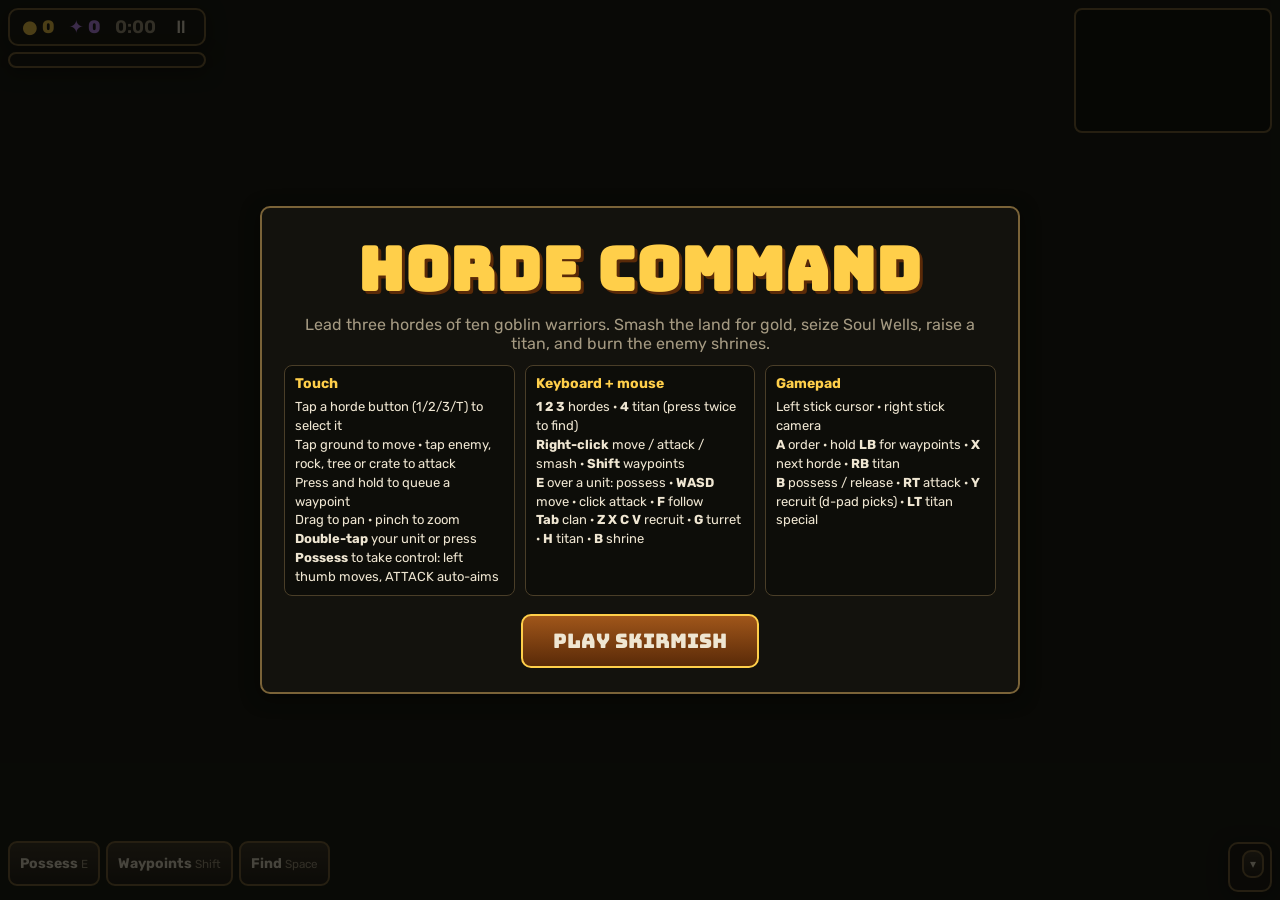
<file: horde-command/index.html>
<!doctype html>
<html lang="en">
<head>
<meta charset="utf-8">
<meta name="viewport" content="width=device-width, initial-scale=1, maximum-scale=1, user-scalable=no, viewport-fit=cover">
<title>Horde Command</title>
<link rel="preconnect" href="https://fonts.googleapis.com">
<link href="https://fonts.googleapis.com/css2?family=Bungee&family=Rubik:wght@400;600;800&display=swap" rel="stylesheet">
<style>
/* Layout: full-screen battlefield canvas with HUD clusters pinned to the four corners. */
:root {
  --bg: #121410;
  --panel: rgba(22, 20, 16, 0.86);
  --edge: #7a6338;
  --gold: #ffcf4a;
  --soul: #c58cff;
  --ink: #efe6d2;
  --dim: #a59a82;
  --good: #5dff7a;
  --bad: #ff4a4a;
  --display: "Bungee", "Impact", "Arial Black", sans-serif;
  --body: "Rubik", "Trebuchet MS", system-ui, sans-serif;
  --btn: clamp(44px, 6.2vmin, 60px);
  color-scheme: dark;
}
* { box-sizing: border-box; -webkit-tap-highlight-color: transparent; }
html, body { margin: 0; height: 100%; overflow: hidden; background: var(--bg); color: var(--ink); font-family: var(--body);
  user-select: none; -webkit-user-select: none; touch-action: none; overscroll-behavior: none; }
#game { position: fixed; inset: 0; width: 100%; height: 100%; display: block; touch-action: none; }
button { font-family: var(--body); color: var(--ink); touch-action: manipulation; }
.hud { position: fixed; pointer-events: none; z-index: 2; }
.hud > * { pointer-events: auto; }
.panel { background: var(--panel); border: 2px solid var(--edge); border-radius: 10px; box-shadow: 0 4px 18px rgba(0,0,0,0.5); }

/* top-left: resources + info */
#tl { left: max(8px, env(safe-area-inset-left)); top: max(8px, env(safe-area-inset-top)); display: flex; flex-direction: column; gap: 6px; max-width: min(46vw, 420px); }
#res { display: flex; gap: 14px; padding: 6px 12px; font-weight: 800; font-size: clamp(14px, 2.4vmin, 18px); align-items: center; }
#res .g { color: var(--gold); } #res .s { color: var(--soul); }
#res button { background: none; border: 0; font-size: 18px; padding: 0 2px; cursor: pointer; }
#info { padding: 6px 10px; font-size: clamp(11px, 1.8vmin, 13px); color: var(--dim); line-height: 1.35; }
#info b { color: var(--ink); }

/* top-right: minimap */
#tr { right: max(8px, env(safe-area-inset-right)); top: max(8px, env(safe-area-inset-top)); }
#mini { display: block; width: clamp(140px, 22vmin, 220px); height: auto; border-radius: 8px; border: 2px solid var(--edge); background: #0a0c08; touch-action: none; }

/* bottom-left: hordes + actions */
#bl { left: max(8px, env(safe-area-inset-left)); bottom: max(8px, env(safe-area-inset-bottom)); display: flex; flex-direction: column; gap: 6px; }
.row { display: flex; gap: 6px; }
.hbtn, .abtn, .rbtn, .tab, .big { border: 2px solid var(--edge); background: linear-gradient(#3b3326, #1d1913); border-radius: 9px; cursor: pointer; }
.hbtn { width: calc(var(--btn) * 1.15); height: var(--btn); display: flex; flex-direction: column; align-items: center; justify-content: center; padding: 2px; position: relative; }
.hbtn .k { font-family: var(--display); font-size: clamp(14px, 2.6vmin, 20px); line-height: 1; }
.hbtn .n { font-size: 11px; color: var(--dim); font-weight: 600; }
.hbtn .dots { display: flex; gap: 2px; margin-top: 2px; height: 5px; }
.hbtn .dots i { width: 5px; height: 5px; border-radius: 50%; }
.hbtn.sel { border-color: var(--good); box-shadow: 0 0 10px rgba(93,255,122,0.5); }
.hbtn.empty { opacity: 0.55; }
.abtn { height: calc(var(--btn) * 0.8); padding: 0 10px; font-weight: 700; font-size: clamp(11px, 1.9vmin, 14px); }
.abtn.on { border-color: var(--gold); color: var(--gold); box-shadow: 0 0 8px rgba(255,207,74,0.45); }
.abtn small, .rbtn small { color: var(--dim); font-weight: 400; }

/* bottom-right: recruit + build */
#br { right: max(8px, env(safe-area-inset-right)); bottom: max(8px, env(safe-area-inset-bottom)); display: flex; flex-direction: column; gap: 6px; align-items: flex-end; }
#recruit { padding: 6px; display: flex; flex-direction: column; gap: 6px; max-width: min(56vw, 470px); }
#recruit.collapsed .body { display: none; }
.tabs { display: flex; gap: 4px; }
.tab { flex: 1; padding: 5px 6px; font-weight: 800; font-size: clamp(10px, 1.8vmin, 13px); white-space: nowrap; }
.tab.sel { color: #fff; }
.tab .lock { font-weight: 400; color: var(--dim); }
.body { display: flex; flex-wrap: wrap; gap: 5px; }
.rbtn { width: calc(var(--btn) * 1.45); min-height: var(--btn); padding: 3px; display: flex; flex-direction: column; align-items: center; justify-content: center; font-size: 11px; position: relative; line-height: 1.15; }
.rbtn canvas { width: 26px; height: 26px; }
.rbtn .nm { font-weight: 700; }
.rbtn .c { color: var(--gold); font-weight: 700; } .rbtn .c b { color: var(--soul); }
.rbtn .hk { position: absolute; left: 4px; top: 2px; font-size: 10px; color: var(--dim); }
.rbtn.na { opacity: 0.45; }
.rbtn.wide { width: auto; padding: 6px 12px; }
#toggleRecruit { font-size: 12px; }

/* touch-only possession controls */
#pc { inset: 0; display: none; }
body.touch.possessing #pc { display: block; }
#pc .big { position: fixed; border-radius: 50%; width: calc(var(--btn) * 1.6); height: calc(var(--btn) * 1.6); font-family: var(--display); font-size: clamp(12px, 2.2vmin, 16px);
  right: max(24px, env(safe-area-inset-right)); bottom: max(28px, env(safe-area-inset-bottom)); background: radial-gradient(#8a2a14, #3a1208); border-color: #ff9a5a; }
#pc #spBtn { right: calc(max(24px, env(safe-area-inset-right)) + var(--btn) * 1.8); bottom: max(20px, env(safe-area-inset-bottom)); width: calc(var(--btn) * 1.15); height: calc(var(--btn) * 1.15); background: radial-gradient(#2a3a8a, #10183a); border-color: #8ab0ff; }
#pc #exBtn { right: max(24px, env(safe-area-inset-right)); bottom: calc(max(28px, env(safe-area-inset-bottom)) + var(--btn) * 1.85); width: var(--btn); height: var(--btn); font-size: 11px; background: #2a2620; border-color: var(--edge); }
#pc #flBtn { right: calc(max(24px, env(safe-area-inset-right)) + var(--btn) * 1.25); bottom: calc(max(28px, env(safe-area-inset-bottom)) + var(--btn) * 1.95); width: var(--btn); height: var(--btn); font-size: 10px; background: #2a2620; border-color: var(--edge); }
#pc .big.down { filter: brightness(1.5); transform: scale(0.94); }
body.possessing.touch #br, body.possessing.touch #bl { display: none; }
body.touch .rbtn .hk, body.touch .abtn small.key { display: none; }
#stickHint { position: fixed; left: max(20px, env(safe-area-inset-left)); bottom: max(20px, env(safe-area-inset-bottom)); color: var(--dim); font-size: 12px; pointer-events: none; }

#toasts { left: 50%; top: max(10px, env(safe-area-inset-top)); transform: translateX(-50%); display: flex; flex-direction: column; align-items: center; gap: 3px; pointer-events: none; width: min(90vw, 560px); }
.toast { font-weight: 800; font-size: clamp(12px, 2.2vmin, 16px); text-shadow: 0 1px 3px #000, 0 0 6px #000; text-align: center; transition: opacity 0.8s; }
.toast.fade { opacity: 0; }

#modal { position: fixed; inset: 0; z-index: 5; background: rgba(6, 6, 4, 0.72); display: flex; align-items: center; justify-content: center;
  padding: max(16px, env(safe-area-inset-top)) max(16px, env(safe-area-inset-right)) max(16px, env(safe-area-inset-bottom)) max(16px, env(safe-area-inset-left)); }
#modal[hidden] { display: none; }
#modal .card { max-width: 760px; width: 100%; max-height: 100%; overflow: auto; padding: 18px 22px; text-align: center; }
#modal h1 { font-family: var(--display); font-size: clamp(30px, 7vmin, 60px); margin: 4px 0; color: var(--gold); text-shadow: 3px 3px 0 #5a2a08; letter-spacing: 1px; }
#modal h2 { font-family: var(--display); margin: 4px 0 10px; }
#modal p { color: var(--dim); margin: 6px 0; }
.ctl { display: grid; grid-template-columns: repeat(auto-fit, minmax(200px, 1fr)); gap: 10px; text-align: left; margin: 12px 0; font-size: 13px; }
.ctl div { background: rgba(0,0,0,0.3); border: 1px solid #4a3e28; border-radius: 8px; padding: 8px 10px; line-height: 1.45; }
.ctl h3 { margin: 0 0 4px; font-size: 14px; color: var(--gold); }
.go { font-family: var(--display); font-size: 20px; padding: 12px 30px; border-radius: 10px; border: 2px solid var(--gold); background: linear-gradient(#a0561a, #5a2a08); cursor: pointer; margin: 6px; }
.go.alt { font-size: 15px; padding: 9px 20px; border-color: var(--edge); background: linear-gradient(#3b3326, #1d1913); }
button:focus-visible { outline: 2px solid var(--gold); outline-offset: 2px; }
/* phones held upright: recruit panel stacks above the horde buttons, full width */
@media (max-width: 640px) and (orientation: portrait) {
  #info .hint { display: none; }
  #br { left: max(8px, env(safe-area-inset-left)); bottom: calc(max(8px, env(safe-area-inset-bottom)) + var(--btn) * 1.8 + 14px); align-items: stretch; }
  #recruit { max-width: none; }
  .rbtn { flex: 1 1 calc(25% - 5px); width: auto; }
  #tl { max-width: calc(100vw - 170px); }
  #mini { width: 140px; }
  .abtn { padding: 0 7px; }
}
@media (max-height: 460px) {
  #info { display: none; }
  .rbtn { width: calc(var(--btn) * 1.25); font-size: 10px; }
}
@media (prefers-reduced-motion: reduce) { .toast { transition: none; } }
</style>
</head>
<body>
<canvas id="game"></canvas>

<div class="hud" id="tl">
  <div class="panel" id="res"><span class="g">● <span id="gold">0</span></span><span class="s">✦ <span id="souls">0</span></span><span id="clock" style="color:var(--dim);font-weight:600">0:00</span><button id="pauseBtn" title="Pause (Esc)" aria-label="Pause">⏸</button></div>
  <div class="panel" id="info"></div>
</div>
<div class="hud" id="tr"><canvas id="mini" width="320" height="200" aria-label="Minimap"></canvas></div>
<div class="hud" id="bl">
  <div class="row acts2">
    <button class="abtn" id="possBtn">Possess <small class="key">E</small></button>
    <button class="abtn" id="queueBtn">Waypoints <small>Shift</small></button>
    <button class="abtn" id="centerBtn">Find <small class="key">Space</small></button>
  </div>
  <div class="row" id="hordeRow"></div>
</div>
<div class="hud" id="br">
  <div class="panel" id="recruit">
    <div class="row"><div class="tabs" id="tabs" style="flex:1"></div><button class="tab" id="toggleRecruit" aria-label="Collapse recruit panel" style="flex:0 0 auto">▾</button></div>
    <div class="body" id="rbody"></div>
  </div>
</div>
<div class="hud" id="pc">
  <button class="big" id="atkBtn">ATTACK</button>
  <button class="big" id="spBtn">SLAM</button>
  <button class="big" id="exBtn">EXIT</button>
  <button class="big" id="flBtn">FOLLOW</button>
  <div id="stickHint">Drag here to move</div>
</div>
<div class="hud" id="toasts"></div>
<div id="modal" hidden><div class="card panel" id="mcard"></div></div>

<script>
'use strict';
/* ==========================================================================
   HORDE COMMAND — a small-horde, console-style RTS prototype
   --------------------------------------------------------------------------
   Everything lives in this one file. Sections:
     1. DATA      clans, units, turrets, titans, armor table
     2. STATE     newGame(), map generation
     3. SIM       units, hordes, combat, wells, fog, enemy AI
     4. INPUT     keyboard+mouse, touch (tap/drag/pinch/joystick), gamepad
     5. RENDER    procedural art, fog, minimap
     6. UI        HUD buttons, recruit panel, modals

   HOW TO EXPAND
   - New clan: add an entry to CLANS, its units to UNITS, a TURRETS and
     TITANS entry, and a shrine plot for each side in makeMap(). The UI
     builds tabs and buttons from CLANS automatically.
   - Upgrades: add e.g. G.upg[team][clan] = {dmg:1, hp:1} and multiply in
     stat() / spawnUnit(); expose a button per clan in renderRecruit().
   - Campaign missions: make makeMap() data-driven (props, wells, plots,
     starting hordes, enemy budget) and add objectives to checkEnd().
   - New unit behaviours: add a flag to a UNITS entry (like heal / aura /
     chain / splash) and handle it in updUnit() or doAttack().
   ========================================================================== */

// ---------------------------------------------------------------- 1. DATA
const WORLD_W = 3200, WORLD_H = 2000;
const P = 0, E = 1;                       // teams: player, enemy
const TEAM_COL = ['#5dff7a', '#ff4a4a'];
const HORDE_CAP = 10, LEASH = 340;

// Rock-paper-scissors: Crush beats Plate, Pierce beats Hide, Arcane beats Spirit.
const ARMOR = {
  crush:  { hide: 1.0, plate: 1.5, spirit: 0.6, fort: 1.5 },
  pierce: { hide: 1.5, plate: 0.55, spirit: 1.0, fort: 0.4 },
  arcane: { hide: 0.75, plate: 1.1, spirit: 1.6, fort: 0.8 },
};
const ARMOR_NAME = { hide: 'Hide', plate: 'Plate', spirit: 'Spirit', fort: 'Fortified' };
const DT_NAME = { crush: 'Crush', pierce: 'Pierce', arcane: 'Arcane' };

const CLANS = {
  stone: { name: 'Stonebreakers', color: '#b39a72', dark: '#5e4e38', units: ['miner', 'thrower', 'heavy', 'mender'], turret: 'catapult', titan: 'colossus', cost: { g: 0, s: 0 },
           blurb: 'Crush damage, Plate armor. Great at smashing props and buildings.' },
  ember: { name: 'Emberkin', color: '#ee6a3a', dark: '#7a2a14', units: ['brawler', 'archer', 'bombard', 'scout'], turret: 'flamer', titan: 'cinder', cost: { g: 200, s: 10 },
           blurb: 'Pierce damage, Hide armor. Long-range firepower.' },
  storm: { name: 'Stormcallers', color: '#58a8f5', dark: '#1c3e6a', units: ['warder', 'caster', 'aegis'], turret: 'tesla', titan: 'tempest', cost: { g: 250, s: 15 },
           blurb: 'Arcane damage, Spirit armor. Chain lightning and protective wards.' },
};

const UNITS = {
  miner:   { clan: 'stone', name: 'Miner',        hp: 60,  armor: 'plate',  dmg: 8,  dt: 'crush',  range: 20,  rate: 0.9, speed: 82,  g: 20, s: 0, r: 9,  propMul: 3, desc: 'Cheap melee. Smashes props 3x faster and gathers gold on its own when idle.' },
  thrower: { clan: 'stone', name: 'Rock Thrower', hp: 50,  armor: 'plate',  dmg: 12, dt: 'crush',  range: 150, rate: 1.4, speed: 75,  g: 35, s: 0, r: 9,  proj: 'rock', desc: 'Short-range rock lobber.' },
  heavy:   { clan: 'stone', name: 'Heavy',        hp: 210, armor: 'plate',  dmg: 18, dt: 'crush',  range: 22,  rate: 1.3, speed: 58,  g: 60, s: 2, r: 13, desc: 'Slow, tough frontliner.' },
  mender:  { clan: 'stone', name: 'Mender',       hp: 60,  armor: 'plate',  dmg: 4,  dt: 'crush',  range: 20,  rate: 1.2, speed: 72,  g: 45, s: 3, r: 9,  heal: 10, desc: 'Heals the most wounded ally nearby.' },
  brawler: { clan: 'ember', name: 'Brawler',      hp: 72,  armor: 'hide',   dmg: 11, dt: 'pierce', range: 20,  rate: 0.8, speed: 90,  g: 25, s: 0, r: 9,  desc: 'Fast-hitting melee.' },
  archer:  { clan: 'ember', name: 'Archer',       hp: 45,  armor: 'hide',   dmg: 11, dt: 'pierce', range: 235, rate: 1.1, speed: 85,  g: 35, s: 0, r: 8,  proj: 'arrow', desc: 'Long-range shooter.' },
  bombard: { clan: 'ember', name: 'Bombardier',   hp: 50,  armor: 'hide',   dmg: 22, dt: 'crush',  range: 190, rate: 2.2, speed: 72,  g: 55, s: 2, r: 9,  proj: 'bomb', splash: 55, desc: 'Lobs bombs that hit an area.' },
  scout:   { clan: 'ember', name: 'Scout',        hp: 40,  armor: 'hide',   dmg: 6,  dt: 'pierce', range: 20,  rate: 0.7, speed: 150, g: 20, s: 0, r: 8,  vision: 380, desc: 'Very fast, sees far through the fog.' },
  warder:  { clan: 'storm', name: 'Warder',       hp: 95,  armor: 'spirit', dmg: 10, dt: 'arcane', range: 22,  rate: 0.9, speed: 80,  g: 30, s: 0, r: 10, desc: 'Sturdy melee guard.' },
  caster:  { clan: 'storm', name: 'Lightning Caster', hp: 45, armor: 'spirit', dmg: 14, dt: 'arcane', range: 180, rate: 1.6, speed: 76, g: 45, s: 2, r: 9, chain: 3, desc: 'Chain lightning hits 3 enemies.' },
  aegis:   { clan: 'storm', name: 'Aegis',        hp: 75,  armor: 'spirit', dmg: 5,  dt: 'arcane', range: 22,  rate: 1.0, speed: 75,  g: 50, s: 3, r: 10, aura: 0.35, desc: 'Allies nearby take 35% less damage.' },
};
const TITANS = {
  colossus: { clan: 'stone', name: 'Stone Colossus', hp: 1700, armor: 'plate',  dmg: 55, dt: 'crush',  range: 42,  rate: 1.5, speed: 58, r: 26, splash: 60, special: 'slam',    spName: 'SLAM',    spCd: 8,  desc: 'Sweeping blows. Special: ground slam stuns everything nearby.' },
  cinder:   { clan: 'ember', name: 'Cinder Engine',  hp: 1250, armor: 'hide',   dmg: 45, dt: 'crush',  range: 300, rate: 2.0, speed: 52, r: 24, proj: 'bomb', splash: 75, special: 'barrage', spName: 'BARRAGE', spCd: 10, desc: 'Walking artillery. Special: rain of bombs on the aim point.' },
  tempest:  { clan: 'storm', name: 'Tempest',        hp: 1350, armor: 'spirit', dmg: 38, dt: 'arcane', range: 210, rate: 1.3, speed: 62, r: 24, chain: 5, special: 'nova', spName: 'NOVA', spCd: 9, desc: 'Lightning chains through 5. Special: storm nova slows and shocks.' },
};
const TITAN_COST = { g: 400, s: 60 };
const TURRETS = {
  catapult: { clan: 'stone', name: 'Boulder Catapult', hp: 520, dmg: 30, dt: 'crush',  range: 250, rate: 2.4, proj: 'rock', splash: 55 },
  flamer:   { clan: 'ember', name: 'Flame Spitter',    hp: 480, dmg: 9,  dt: 'pierce', range: 195, rate: 0.35, proj: 'fire' },
  tesla:    { clan: 'storm', name: 'Storm Coil',       hp: 500, dmg: 22, dt: 'arcane', range: 205, rate: 1.5, chain: 3 },
};
const TURRET_COST = { g: 120, s: 5 }, TURRET_MAX = 6, BUILD_RADIUS = 380;

// ---------------------------------------------------------------- 2. STATE
let G = null, uid = 1;
const rand = (a, b) => a + Math.random() * (b - a);
const dist = (a, b) => Math.hypot(a.x - b.x, a.y - b.y);
const clamp = (v, a, b) => Math.max(a, Math.min(b, v));
function mulberry32(a) { return () => { a |= 0; a = a + 0x6D2B79F5 | 0; let t = Math.imul(a ^ a >>> 15, 1 | a); t = t + Math.imul(t ^ t >>> 7, 61 | t) ^ t; return ((t ^ t >>> 14) >>> 0) / 4294967296; }; }

function mkHordes() { return [0, 1, 2, 3].map(i => ({ i, units: [], pt: null, queue: [], target: null, follow: true, state: 'gather' })); }

function newGame() {
  G = {
    t: 0, gold: [180, 180], souls: [0, 0], goldFrac: [0, 0],
    units: [], blds: [], props: [], wells: [], projs: [], fx: [], texts: [],
    hordes: [mkHordes(), mkHordes()], sel: 0, poss: null,
    cam: { x: 0, y: 0, z: 1 }, paused: false, over: false, place: null, queueMode: false, tab: 'stone',
    ai: { think: 0, wave: 0 }, stats: { kills: 0, lost: 0, gold: 0 },
    fogW: 64, fogH: 40, fogT: 0,
  };
  G.vis = new Uint8Array(G.fogW * G.fogH); G.seen = new Uint8Array(G.fogW * G.fogH);
  makeMap();
  // starting hordes
  const sp = G.blds.find(b => b.team === P && b.type === 'shrine' && b.clan === 'stone');
  for (const t of ['miner', 'miner', 'miner', 'miner', 'thrower', 'thrower']) spawnUnit(P, t, 0, sp);
  const es = G.blds.find(b => b.team === E && b.type === 'shrine' && b.clan === 'ember');
  for (const t of ['brawler', 'brawler', 'brawler', 'archer', 'archer']) spawnUnit(E, t, 0, es);
  G.hordes[P][0].pt = { x: 560, y: 1560 };
  G.hordes[E][0].pt = { x: WORLD_W - 560, y: WORLD_H - 1560 };
  centerOn(G.hordes[P][0].pt);
  ground = null;
}

function makeMap() {
  const r = mulberry32((Math.random() * 1e9) | 0);
  const mirror = (x, y) => ({ x: WORLD_W - x, y: WORLD_H - y });
  const base = [
    { type: 'hall', x: 300, y: 1690 },
    { type: 'shrine', clan: 'stone', x: 560, y: 1760 },
    { type: 'shrine', clan: 'ember', x: 250, y: 1430 },
    { type: 'shrine', clan: 'storm', x: 530, y: 1500 },
  ];
  for (const team of [P, E]) {
    for (const b of base) {
      const pos = team === P ? b : { ...b, ...mirror(b.x, b.y) };
      const startClan = team === P ? 'stone' : 'ember';
      const built = b.type === 'hall' || b.clan === startClan;
      addBld({ type: b.type, clan: b.clan, team, x: pos.x, y: pos.y, built });
    }
  }
  G.wells = [
    { x: 1150, y: 640, owner: -1, prog: 0, tick: 0, r: 34 },
    { x: WORLD_W - 1150, y: WORLD_H - 640, owner: -1, prog: 0, tick: 0, r: 34 },
  ];
  // destructible props in clusters, kept clear of bases, wells and the main road
  const clear = (x, y, rad) => {
    for (const b of G.blds) if (Math.hypot(b.x - x, b.y - y) < 330 + rad) return false;
    for (const w of G.wells) if (Math.hypot(w.x - x, w.y - y) < 120 + rad) return false;
    for (const p of G.props) if (Math.hypot(p.x - x, p.y - y) < p.r + rad + 14) return false;
    // keep a corridor along the diagonal road open
    const t = clamp(((x - 300) * 2600 + (y - 1700) * -1400) / (2600 * 2600 + 1400 * 1400), 0, 1);
    if (Math.hypot(x - (300 + 2600 * t), y - (1700 - 1400 * t)) < 70 + rad) return false;
    return true;
  };
  const addProp = (kind, x, y) => {
    const def = { tree: { r: 20, hp: 70, gold: 14 }, rock: { r: 22, hp: 130, gold: 28 }, crate: { r: 13, hp: 40, gold: 32 } }[kind];
    const rr = def.r * (0.85 + r() * 0.3);
    if (x < 40 || y < 40 || x > WORLD_W - 40 || y > WORLD_H - 40 || !clear(x, y, rr)) return;
    G.props.push({ id: uid++, kind: 'prop', type: kind, x, y, r: rr, hp: def.hp, max: def.hp, gold: def.gold, seed: r(), hitT: 0 });
  };
  for (let c = 0; c < 34; c++) {
    let cx = 150 + r() * (WORLD_W / 2 - 150), cy = 150 + r() * (WORLD_H - 300);
    const kind = r() < 0.6 ? 'tree' : 'rock';
    for (const half of [0, 1]) {
      const n = 4 + Math.floor(r() * 6);
      const rs = mulberry32(c * 977 + 5);
      for (let i = 0; i < n; i++) {
        const a = rs() * Math.PI * 2, d = rs() * 90;
        let x = cx + Math.cos(a) * d, y = cy + Math.sin(a) * d;
        if (half) ({ x, y } = mirror(x, y));
        addProp(kind, x, y);
      }
    }
  }
  for (let i = 0; i < 14; i++) { const x = 400 + r() * (WORLD_W / 2 - 400), y = 200 + r() * (WORLD_H - 400); addProp('crate', x, y); const m = mirror(x, y); addProp('crate', m.x, m.y); }
}

function addBld(o) {
  const isHall = o.type === 'hall', isTur = o.type === 'turret';
  const max = isHall ? 2600 : isTur ? TURRETS[o.tur].hp : 1600;
  const b = { id: uid++, kind: 'bld', armor: 'fort', r: isHall ? 46 : isTur ? 20 : 34, hp: o.built ? max : 0, max, cd: 0, ang: 0, buildT: o.built ? 1 : 0, hitT: 0, ...o };
  G.blds.push(b);
  return b;
}

function stat(e) { return e.titan ? TITANS[e.type] : e.kind === 'bld' && e.type === 'turret' ? TURRETS[e.tur] : UNITS[e.type]; }
function alive(e) {
  if (!e) return false;
  if (e.kind === 'unit') return !e.dead;
  if (e.kind === 'bld') return e.built && e.hp > 0 && !e.dead;
  if (e.kind === 'prop') return e.hp > 0;
  return false;
}

function spawnUnit(team, type, hordeIdx, at, titan = false) {
  const S = titan ? TITANS[type] : UNITS[type];
  const a = Math.random() * Math.PI * 2;
  const u = {
    id: uid++, kind: 'unit', type, team, titan, S, x: at.x + Math.cos(a) * (at.r + 18), y: at.y + Math.sin(a) * (at.r + 18), vx: 0, vy: 0,
    hp: S.hp, max: S.hp, r: S.r, armor: S.armor, horde: hordeIdx, cd: Math.random() * 0.5, ang: a, tgt: null, scan: 0,
    slowT: 0, stunT: 0, hitT: 0, atkT: 0, healCd: 1, spCd: 0, stuck: 0, wob: Math.random() * 10,
  };
  G.units.push(u);
  G.hordes[team][hordeIdx].units.push(u);
  return u;
}

// formation slot i around the horde anchor (sunflower spiral packs 10 nicely)
function formOff(i, big) { if (big) return { x: 0, y: 0 }; const rr = 21 * Math.sqrt(i); const a = i * 2.39996; return { x: Math.cos(a) * rr, y: Math.sin(a) * rr }; }

// ---- navigation: 40px grid of blocked cells + cached flow fields (BFS distance to a destination)
const NC = 40, NW = WORLD_W / NC, NH = WORLD_H / NC;
function buildNav() {
  const nav = new Uint8Array(NW * NH);
  const block = (x, y, r) => {
    const x0 = Math.max(0, Math.floor((x - r) / NC)), x1 = Math.min(NW - 1, Math.floor((x + r) / NC));
    const y0 = Math.max(0, Math.floor((y - r) / NC)), y1 = Math.min(NH - 1, Math.floor((y + r) / NC));
    for (let j = y0; j <= y1; j++) for (let i = x0; i <= x1; i++) if (Math.hypot((i + 0.5) * NC - x, (j + 0.5) * NC - y) < r) nav[j * NW + i] = 1;
  };
  for (const p of G.props) if (p.hp > 0) block(p.x, p.y, p.r + 12);
  for (const b of G.blds) if (b.built) block(b.x, b.y, b.r + 8);
  G.nav = nav; G.flow = new Map(); G.navDirty = false;
}
const cellOf = (x, y) => clamp(Math.floor(y / NC), 0, NH - 1) * NW + clamp(Math.floor(x / NC), 0, NW - 1);
function flowTo(x, y) {
  const c = cellOf(x, y);
  let f = G.flow.get(c);
  if (f) return f;
  if (G.flow.size > 48) G.flow.clear();
  f = new Float32Array(NW * NH).fill(Infinity);
  // Dijkstra-lite: bucketed queue is overkill at this size; a simple repeated-relaxation BFS is fine
  const q = []; f[c] = 0; q.push(c);
  const nav = G.nav;
  for (let h = 0; h < q.length; h++) {
    const i = q[h], cx = i % NW, cy = (i / NW) | 0, d = f[i];
    for (let dy = -1; dy <= 1; dy++) for (let dx = -1; dx <= 1; dx++) {
      if (!dx && !dy) continue;
      const nx = cx + dx, ny = cy + dy; if (nx < 0 || ny < 0 || nx >= NW || ny >= NH) continue;
      const j = ny * NW + nx; if (nav[j]) continue;
      if (dx && dy && (nav[cy * NW + nx] || nav[ny * NW + cx])) continue; // no corner cutting
      const nd = d + (dx && dy ? 1.414 : 1);
      if (nd < f[j] - 1e-6) { f[j] = nd; q.push(j); }
    }
  }
  G.flow.set(c, f);
  return f;
}
function losClear(x0, y0, x1, y1) {
  const L = Math.hypot(x1 - x0, y1 - y0), n = Math.ceil(L / 16);
  for (let k = 1; k < n; k++) { const x = x0 + (x1 - x0) * k / n, y = y0 + (y1 - y0) * k / n; if (G.nav[cellOf(x, y)]) return false; }
  return true;
}
function downhill(f, ci) {
  const cx = ci % NW, cy = (ci / NW) | 0; let best = ci, bv = f[ci];
  for (let dy = -1; dy <= 1; dy++) for (let dx = -1; dx <= 1; dx++) {
    const nx = cx + dx, ny = cy + dy; if (nx < 0 || ny < 0 || nx >= NW || ny >= NH) continue;
    const j = ny * NW + nx; if (G.nav[j] || (dx && dy && (G.nav[cy * NW + nx] || G.nav[ny * NW + cx]))) continue;
    if (f[j] < bv) { bv = f[j]; best = j; }
  }
  return best;
}
// Where should unit u head next to reach (gx, gy)? Straight if the line is clear, else downhill on the flow field.
function navStep(u, gx, gy) {
  u.navT = (u.navT || 0) - 1;
  if (u.navT > 0 && u.navGoal && Math.abs(u.navGoal.gx - gx) < 30 && Math.abs(u.navGoal.gy - gy) < 30) return u.navGoal;
  u.navT = 8; // re-plan every ~8 frames
  if (losClear(u.x, u.y, gx, gy)) { u.navGoal = { x: gx, y: gy, gx, gy }; return u.navGoal; }
  const f = flowTo(gx, gy), ci = cellOf(u.x, u.y);
  let cur = downhill(f, ci);
  if (cur === ci) { u.navGoal = { x: gx, y: gy, gx, gy }; return u.navGoal; }
  // look a few cells further down the field for a smoother line
  for (let k = 0; k < 4; k++) {
    const nb = downhill(f, cur);
    if (nb === cur || !losClear(u.x, u.y, (nb % NW + 0.5) * NC, (((nb / NW) | 0) + 0.5) * NC)) break;
    cur = nb;
  }
  u.navGoal = { x: (cur % NW + 0.5) * NC, y: (((cur / NW) | 0) + 0.5) * NC, gx, gy };
  return u.navGoal;
}

function hordeCentroid(h) {
  if (!h.units.length) return null;
  let x = 0, y = 0; for (const u of h.units) { x += u.x; y += u.y; }
  return { x: x / h.units.length, y: y / h.units.length };
}

// ---------------------------------------------------------------- economy / orders
function canPay(team, g, s) { return G.gold[team] >= g && G.souls[team] >= s; }
function pay(team, g, s) { G.gold[team] -= g; G.souls[team] -= s; }

function ownedShrine(team, clan) { return G.blds.find(b => b.team === team && b.type === 'shrine' && b.clan === clan && alive(b) && b.buildT >= 1); }

function recruit(team, type, prefer) {
  const S = UNITS[type];
  const shrine = ownedShrine(team, S.clan);
  if (!shrine) { if (team === P) toast(`Build the ${CLANS[S.clan].name} shrine first.`, 'var(--bad)'); return false; }
  const hs = G.hordes[team];
  const order = prefer != null ? [prefer, 0, 1, 2] : [0, 1, 2];
  const h = order.map(i => hs[i]).find(h => h.i < 3 && h.units.length < HORDE_CAP);
  if (!h) { if (team === P) toast('All three hordes are full (10 each).', 'var(--bad)'); return false; }
  if (!canPay(team, S.g, S.s)) { if (team === P) toast(S.s && G.souls[team] < S.s ? 'Not enough souls.' : 'Not enough gold.', 'var(--bad)'); return false; }
  pay(team, S.g, S.s);
  const u = spawnUnit(team, type, h.i, shrine);
  if (!h.pt) h.pt = { x: shrine.x + (team === P ? 110 : -110), y: shrine.y + (team === P ? -110 : 110) };
  if (team === P) { toast(`${S.name} joined Horde ${h.i + 1}`, CLANS[S.clan].color); fxRing(u.x, u.y, 4, 30, '255,230,150', 0.4); }
  return true;
}

function buildShrine(team, clan) {
  const b = G.blds.find(x => x.team === team && x.type === 'shrine' && x.clan === clan);
  if (!b || b.built) return false;
  const c = CLANS[clan].cost, rebuild = b.everBuilt;
  const g = rebuild ? Math.max(300, c.g + 100) : c.g, s = rebuild ? Math.max(20, c.s + 5) : c.s;
  if (!canPay(team, g, s)) { if (team === P) toast(`Need ${g} gold and ${s} souls.`, 'var(--bad)'); return false; }
  pay(team, g, s);
  b.built = true; b.buildT = 0.01; b.hp = b.max * 0.1; b.dead = false; G.navDirty = true;
  if (team === P) toast(`${CLANS[clan].name} shrine under construction…`, CLANS[clan].color);
  return true;
}
function shrineCost(team, clan) {
  const b = G.blds.find(x => x.team === team && x.type === 'shrine' && x.clan === clan);
  const c = CLANS[clan].cost;
  return b && b.everBuilt ? { g: Math.max(300, c.g + 100), s: Math.max(20, c.s + 5) } : c;
}

function hall(team) { return G.blds.find(b => b.team === team && b.type === 'hall' && alive(b)); }

function buildTitan(team, clan) {
  const hl = hall(team);
  if (!hl) { if (team === P) toast('Your Hall of Titans is destroyed.', 'var(--bad)'); return false; }
  if (G.hordes[team][3].units.length) { if (team === P) toast('Only one titan may walk at a time.', 'var(--bad)'); return false; }
  if (!ownedShrine(team, clan)) { if (team === P) toast(`Requires the ${CLANS[clan].name} shrine.`, 'var(--bad)'); return false; }
  if (!canPay(team, TITAN_COST.g, TITAN_COST.s)) { if (team === P) toast(`A titan needs ${TITAN_COST.g} gold and ${TITAN_COST.s} souls.`, 'var(--bad)'); return false; }
  pay(team, TITAN_COST.g, TITAN_COST.s);
  const u = spawnUnit(team, CLANS[clan].titan, 3, hl, true);
  G.hordes[team][3].pt = { x: u.x, y: u.y };
  shake(10); fxRing(u.x, u.y, 10, 120, '255,200,120', 0.7);
  if (team === P) { toast(`${TITANS[u.type].name} awakens! Select it with 4 / the T button.`, 'var(--gold)'); }
  else toast(`An enemy titan has awakened!`, 'var(--bad)');
  return true;
}

function turretSpotOk(team, x, y) {
  if (x < 30 || y < 30 || x > WORLD_W - 30 || y > WORLD_H - 30) return false;
  const anchor = G.blds.some(b => b.team === team && alive(b) && b.type !== 'turret' && Math.hypot(b.x - x, b.y - y) < BUILD_RADIUS);
  if (!anchor) return false;
  for (const b of G.blds) if ((b.built || b.type === 'shrine') && Math.hypot(b.x - x, b.y - y) < b.r + 24) return false;
  for (const p of G.props) if (p.hp > 0 && Math.hypot(p.x - x, p.y - y) < p.r + 22) return false;
  return true;
}
function placeTurret(team, clan, x, y) {
  const n = G.blds.filter(b => b.team === team && b.type === 'turret' && alive(b)).length;
  if (n >= TURRET_MAX) { if (team === P) toast(`Turret limit reached (${TURRET_MAX}).`, 'var(--bad)'); return false; }
  if (!ownedShrine(team, clan)) { if (team === P) toast(`Requires the ${CLANS[clan].name} shrine.`, 'var(--bad)'); return false; }
  if (!turretSpotOk(team, x, y)) { if (team === P) toast('Turrets go near your Hall or shrines, on open ground.', 'var(--bad)'); return false; }
  if (!canPay(team, TURRET_COST.g, TURRET_COST.s)) { if (team === P) toast(`Need ${TURRET_COST.g} gold and ${TURRET_COST.s} souls.`, 'var(--bad)'); return false; }
  pay(team, TURRET_COST.g, TURRET_COST.s);
  const b = addBld({ type: 'turret', tur: CLANS[clan].turret, clan, team, x, y, built: true }); G.navDirty = true;
  b.buildT = 0.01; b.hp = b.max * 0.2;
  return true;
}

// Issue an order to a horde. `target` may be an enemy unit/building or a prop to smash.
function orderHorde(team, hi, x, y, target, queue) {
  const h = G.hordes[team][hi];
  if (!h.units.length) return;
  if (queue && (h.pt || h.queue.length)) { h.queue.push({ x, y }); }
  else { h.pt = { x, y }; h.queue = []; h.target = target || null; for (const u of h.units) { u.tgt = target || null; u.scan = 0; } }
  if (team === P) {
    const col = target ? (target.kind === 'prop' ? '255,207,74' : '255,80,80') : '93,255,122';
    fxRing(x, y, 22, 4, col, 0.35);
  }
}

// ---------------------------------------------------------------- 3. SIM
function update(dt) {
  G.t += dt;
  if (!G.nav || G.navDirty) buildNav();
  // passive income: Hall +1 gold/s; enemy gets an extra trickle that ramps up (its stand-in for gathering)
  for (const team of [P, E]) if (hall(team)) G.gold[team] += dt * 1;
  G.gold[E] += dt * (1.6 + G.t / 200);

  for (const team of [P, E]) for (const h of G.hordes[team]) {
    h.units = h.units.filter(u => !u.dead);
    if (h.target && !alive(h.target)) h.target = null;
    if (h.queue.length && h.pt) {
      const c = hordeCentroid(h);
      if (c && Math.hypot(c.x - h.pt.x, c.y - h.pt.y) < 60) h.pt = h.queue.shift();
    }
  }
  for (const u of G.units) if (!u.dead) updUnit(u, dt);
  for (const b of G.blds) updBld(b, dt);
  updWells(dt);
  updProjs(dt);
  G.units = G.units.filter(u => !u.dead);
  G.blds = G.blds.filter(b => !(b.type === 'turret' && b.dead));
  for (const f of G.fx) f.t += dt;
  G.fx = G.fx.filter(f => f.t < f.life);
  for (const t of G.texts) { t.t += dt; t.y -= 24 * dt; }
  G.texts = G.texts.filter(t => t.t < 1.1);
  for (const p of G.props) if (p.hitT > 0) p.hitT -= dt;
  if (G.shake > 0) G.shake = Math.max(0, G.shake - dt * 30);
  // crate respawn keeps the gold economy alive
  G.crateT = (G.crateT || 0) + dt;
  if (G.crateT > 25) { G.crateT = 0; spawnCrate(); }
  G.fogT -= dt; if (G.fogT <= 0) { G.fogT = 0.15; updFog(); }
  aiThink(dt);
  G.endT = (G.endT || 0) - dt; if (G.endT <= 0) { G.endT = 0.5; checkEnd(); }
}

function spawnCrate() {
  for (let i = 0; i < 20; i++) {
    const x = rand(300, WORLD_W - 300), y = rand(200, WORLD_H - 200);
    if (G.props.some(p => p.hp > 0 && Math.hypot(p.x - x, p.y - y) < p.r + 40)) continue;
    if (G.blds.some(b => Math.hypot(b.x - x, b.y - y) < 260)) continue;
    G.props.push({ id: uid++, kind: 'prop', type: 'crate', x, y, r: 13, hp: 40, max: 40, gold: 32, seed: Math.random(), hitT: 0 });
    G.navDirty = true;
    return;
  }
}

function enemiesOf(team) { return team === P ? E : P; }

function nearestEnemy(u, range, anchor, leash) {
  let best = null, bd = range;
  const foe = enemiesOf(u.team);
  for (const o of G.units) {
    if (o.dead || o.team !== foe) continue;
    const d = dist(u, o) - o.r;
    if (d < bd && (!anchor || dist(o, anchor) < leash || d < 150)) { bd = d; best = o; }
  }
  for (const b of G.blds) {
    if (b.team !== foe || !alive(b)) continue;
    const d = dist(u, b) - b.r;
    if (d < bd && (!anchor || dist(b, anchor) < leash)) { bd = d; best = b; }
  }
  return best;
}
function nearestProp(at, range) {
  let best = null, bd = range;
  for (const p of G.props) { if (p.hp <= 0) continue; const d = dist(at, p); if (d < bd) { bd = d; best = p; } }
  return best;
}

function updUnit(u, dt) {
  const S = u.S;
  if (u.hitT > 0) u.hitT -= dt;
  if (u.atkT > 0) u.atkT -= dt;
  if (u.spCd > 0) u.spCd -= dt;
  u.cd -= dt;
  if (u.slowT > 0) u.slowT -= dt;
  if (u.stunT > 0) { u.stunT -= dt; u.vx = u.vy = 0; return; }
  if (u === G.poss) return updPossessed(u, dt);
  const h = G.hordes[u.team][u.horde];
  let anchor = h.pt || { x: u.x, y: u.y };
  if (G.poss && G.poss.team === u.team && G.poss.horde === u.horde && h.follow) anchor = G.poss;
  const idx = h.units.indexOf(u);
  const off = formOff(G.poss && anchor === G.poss ? idx + 1 : idx, u.titan);
  const gx = anchor.x + off.x, gy = anchor.y + off.y;
  const spd = S.speed * (u.slowT > 0 ? 0.5 : 1);

  if (S.heal) {
    u.healCd -= dt;
    if (u.healCd <= 0) {
      u.healCd = 1;
      let w = null, wf = 0.98;
      for (const o of G.units) if (!o.dead && o.team === u.team && dist(o, u) < 120 && o.hp / o.max < wf) { wf = o.hp / o.max; w = o; }
      if (w) { w.hp = Math.min(w.max, w.hp + S.heal); G.fx.push({ kind: 'beam', x: u.x, y: u.y, x2: w.x, y2: w.y, t: 0, life: 0.3, color: '120,255,140' }); }
    }
  }
  // target acquisition (staggered)
  if (h.target) u.tgt = h.target;
  else {
    u.scan -= dt;
    if (u.tgt && (!alive(u.tgt) || (u.tgt.kind !== 'prop' && dist(u.tgt, anchor) > LEASH + 60 && dist(u.tgt, u) > 200))) u.tgt = null;
    if (u.scan <= 0) {
      u.scan = 0.25 + Math.random() * 0.15;
      if (!u.tgt || u.tgt.kind === 'prop') {
        const e = nearestEnemy(u, Math.max(170, S.range + 90), anchor, LEASH);
        if (e) u.tgt = e;
      }
      if (!u.tgt && S.propMul && Math.hypot(gx - u.x, gy - u.y) < 70) u.tgt = nearestProp(anchor, 200);
    }
  }
  if (u.tgt && !alive(u.tgt)) u.tgt = null;
  if (u.tgt) {
    const d = dist(u, u.tgt) - u.tgt.r - u.r;
    if (d <= S.range) {
      u.ang = Math.atan2(u.tgt.y - u.y, u.tgt.x - u.x);
      if (u.cd <= 0) doAttack(u, u.tgt);
      steer(u, u.x, u.y, 0, dt);
    } else { const n = navStep(u, u.tgt.x, u.tgt.y); steer(u, n.x, n.y, spd, dt); }
  } else {
    const d = Math.hypot(gx - u.x, gy - u.y);
    if (d > 5) { const n = navStep(u, gx, gy); steer(u, n.x, n.y, spd, dt); } else steer(u, gx, gy, 0, dt);
  }
}

// Seek a point while avoiding props/buildings and spreading out from allies.
function steer(u, tx, ty, speed, dt) {
  let dx = tx - u.x, dy = ty - u.y; const d = Math.hypot(dx, dy) || 1;
  let vx = 0, vy = 0;
  if (speed > 0) {
    const sp = Math.min(speed, d / dt);
    vx = dx / d * sp; vy = dy / d * sp;
    const nx = dx / d, ny = dy / d;
    const avoid = (o, rr) => {
      const rx = o.x - u.x, ry = o.y - u.y;
      const along = rx * nx + ry * ny;
      if (along <= 0 || along > Math.min(d, 90) + rr) return;
      const cross = rx * ny - ry * nx; // >0: obstacle is on the right
      const need = rr + u.r + 4;
      if (Math.abs(cross) < need) {
        const side = cross > 0 ? 1 : -1;
        const k = (1 - Math.abs(cross) / need) * speed * 1.4;
        vx += ny * side * k; vy += -nx * side * k;
      }
    };
    for (const p of G.props) if (p.hp > 0 && Math.abs(p.x - u.x) < 130 && Math.abs(p.y - u.y) < 130 && p !== u.tgt) avoid(p, p.r);
    for (const b of G.blds) if (b.built && b !== u.tgt && Math.abs(b.x - u.x) < 150 && Math.abs(b.y - u.y) < 150) avoid(b, b.r);
    const m = Math.hypot(vx, vy); if (m > speed) { vx = vx / m * speed; vy = vy / m * speed; }
    u.ang = Math.atan2(vy, vx);
  }
  // separation from allies
  for (const o of G.units) {
    if (o === u || o.dead || o.team !== u.team) continue;
    const ox = u.x - o.x, oy = u.y - o.y;
    if (Math.abs(ox) > 40 || Math.abs(oy) > 40) continue;
    const dd = Math.hypot(ox, oy) || 0.01, need = u.r + o.r + 2;
    if (dd < need) { const k = (need - dd) / need * 70; vx += ox / dd * k; vy += oy / dd * k; }
  }
  u.vx = vx; u.vy = vy;
  u.x += vx * dt; u.y += vy * dt;
  collide(u);
}
function collide(u) {
  for (const p of G.props) {
    if (p.hp <= 0) continue;
    const dx = u.x - p.x, dy = u.y - p.y; if (Math.abs(dx) > 60 || Math.abs(dy) > 60) continue;
    const d = Math.hypot(dx, dy) || 0.01, need = p.r + u.r * 0.8;
    if (d < need) { u.x = p.x + dx / d * need; u.y = p.y + dy / d * need; }
  }
  for (const b of G.blds) {
    if (!b.built) continue;
    const dx = u.x - b.x, dy = u.y - b.y; if (Math.abs(dx) > 90 || Math.abs(dy) > 90) continue;
    const d = Math.hypot(dx, dy) || 0.01, need = b.r + u.r * 0.8;
    if (d < need) { u.x = b.x + dx / d * need; u.y = b.y + dy / d * need; }
  }
  u.x = clamp(u.x, 10, WORLD_W - 10); u.y = clamp(u.y, 10, WORLD_H - 10);
}

// ---- possession: you drive one unit directly
function updPossessed(u, dt) {
  const S = u.S, inp = INPUT;
  const spd = S.speed * 1.3 * (u.slowT > 0 ? 0.5 : 1);
  let mx = inp.mx, my = inp.my; const m = Math.hypot(mx, my);
  if (m > 1) { mx /= m; my /= m; }
  // aim: mouse / right stick / auto-aim (touch)
  let aim = null;
  if (inp.aimWorld) aim = inp.aimWorld;
  else {
    const auto = autoAim(u);
    if (auto) aim = { x: auto.x, y: auto.y };
    else if (m > 0.1) aim = { x: u.x + mx * 100, y: u.y + my * 100 };
  }
  if (aim) u.ang = Math.atan2(aim.y - u.y, aim.x - u.x);
  else if (m > 0.1) u.ang = Math.atan2(my, mx);
  u.vx = mx * spd; u.vy = my * spd;
  u.x += u.vx * dt; u.y += u.vy * dt;
  collide(u);
  if (inp.attack && u.cd <= 0) possAttack(u, aim);
  if (inp.special && u.titan && u.spCd <= 0) { titanSpecial(u, aim || { x: u.x + Math.cos(u.ang) * 150, y: u.y + Math.sin(u.ang) * 150 }); }
  inp.special = false;
}
function autoAim(u) {
  const foe = enemiesOf(u.team);
  let best = null, bs = Infinity;
  const reach = Math.max(u.S.range * 1.3, 120);
  for (const o of [...G.units, ...G.blds]) {
    if (o.team !== foe || !alive(o)) continue;
    const d = dist(u, o) - o.r; if (d > reach) continue;
    if (d < bs) { bs = d; best = o; }
  }
  if (!best && u.S.propMul) { const p = nearestProp(u, 60); if (p) best = p; }
  return best;
}

function possAttack(u, aim) {
  const S = u.S;
  u.cd = S.rate * 0.85; u.atkT = 0.18;
  const ang = u.ang;
  const foe = enemiesOf(u.team);
  const inCone = (o, reach, cone) => { const d = dist(u, o) - o.r - u.r; if (d > reach) return false; const a = Math.atan2(o.y - u.y, o.x - u.x); let da = Math.abs(a - ang); if (da > Math.PI) da = Math.PI * 2 - da; return da < cone || d < 4; };
  if (!S.proj && !S.chain) {
    // melee cleave: hits everything in a wide arc in front
    const reach = S.range + 14;
    let hitAny = false;
    for (const o of [...G.units, ...G.blds]) if (o.team === foe && alive(o) && inCone(o, reach, 0.95)) { hit(o, S.dmg * 1.5, S.dt, u); hitAny = true; }
    for (const p of G.props) if (p.hp > 0 && inCone(p, reach, 0.95)) { hit(p, S.dmg * 1.5, S.dt, u); hitAny = true; }
    if (S.splash && u.titan) G.fx.push({ kind: 'arc', x: u.x, y: u.y, ang, r: u.r + reach, t: 0, life: 0.2 });
    else G.fx.push({ kind: 'arc', x: u.x, y: u.y, ang, r: u.r + reach, t: 0, life: 0.15 });
    if (hitAny) shake(u.titan ? 6 : 1.5);
    return;
  }
  let best = null, bs = Infinity;
  for (const o of [...G.units, ...G.blds]) if (o.team === foe && alive(o) && inCone(o, S.range * 1.15, 0.4)) { const d = dist(u, o); if (d < bs) { bs = d; best = o; } }
  if (S.chain) {
    if (best) doChain(u, best, S.dmg * 1.5, S.chain);
    else G.fx.push({ kind: 'bolt', pts: zig(u.x, u.y, u.x + Math.cos(ang) * S.range, u.y + Math.sin(ang) * S.range), t: 0, life: 0.12, w: 2 });
    return;
  }
  const tx = best ? best.x : u.x + Math.cos(ang) * S.range, ty = best ? best.y : u.y + Math.sin(ang) * S.range;
  fireProj(u, best, tx, ty, S.dmg * 1.5);
}

function titanSpecial(u, aim) {
  const S = u.S; u.spCd = S.spCd;
  const foe = enemiesOf(u.team);
  if (S.special === 'slam') {
    for (const o of G.units) if (!o.dead && o.team === foe && dist(o, u) < 150) { hit(o, 90, 'crush', u); if (!o.titan) o.stunT = 1.4; }
    for (const b of G.blds) if (b.team === foe && alive(b) && dist(b, u) < 150) hit(b, 120, 'crush', u);
    for (const p of G.props) if (p.hp > 0 && dist(p, u) < 150) hit(p, 200, 'crush', u);
    fxRing(u.x, u.y, 20, 160, '230,200,150', 0.5); shake(14); dust(u.x, u.y, 24);
  } else if (S.special === 'barrage') {
    for (let i = 0; i < 7; i++) {
      const a = Math.random() * Math.PI * 2, d = Math.random() * 90;
      const p = { kind: 'bomb', team: u.team, src: u, x: u.x, y: u.y - 20, sx: u.x, sy: u.y, tx: aim.x + Math.cos(a) * d, ty: aim.y + Math.sin(a) * d, target: null, speed: 300 + i * 30, dmg: 60, dt: 'crush', splash: 70, prog: 0 };
      p.len = Math.hypot(p.tx - p.x, p.ty - p.y);
      G.projs.push(p);
    }
  } else if (S.special === 'nova') {
    for (const o of G.units) if (!o.dead && o.team === foe && dist(o, u) < 180) { hit(o, 80, 'arcane', u); o.slowT = 4; }
    for (const b of G.blds) if (b.team === foe && alive(b) && dist(b, u) < 180) hit(b, 80, 'arcane', u);
    fxRing(u.x, u.y, 20, 190, '140,190,255', 0.5);
    for (let i = 0; i < 8; i++) { const a = i / 8 * Math.PI * 2; G.fx.push({ kind: 'bolt', pts: zig(u.x, u.y, u.x + Math.cos(a) * 180, u.y + Math.sin(a) * 180), t: 0, life: 0.25, w: 2.5 }); }
    shake(8);
  }
  if (u.team === P) toast(`${S.spName}!`, 'var(--gold)');
}

function doAttack(u, t) {
  const S = u.S;
  u.cd = S.rate * (0.9 + Math.random() * 0.2); u.atkT = 0.18;
  const dmg = S.dmg;
  if (S.chain) return doChain(u, t, dmg, S.chain);
  if (S.proj) return fireProj(u, t, t.x, t.y, dmg);
  hit(t, dmg, S.dt, u);
  if (S.splash && u.titan) {
    for (const o of G.units) if (!o.dead && o.team === enemiesOf(u.team) && o !== t && dist(o, t) < S.splash) hit(o, dmg * 0.6, S.dt, u);
    G.fx.push({ kind: 'arc', x: u.x, y: u.y, ang: u.ang, r: u.r + S.range, t: 0, life: 0.2 });
    shake(3);
  }
}

function doChain(u, first, dmg, n) {
  const foe = enemiesOf(u.team);
  let cur = first, prev = u, d = dmg; const hitSet = new Set();
  for (let k = 0; k < n && cur; k++) {
    hitSet.add(cur);
    G.fx.push({ kind: 'bolt', pts: zig(prev.x, prev.y - 6, cur.x, cur.y), t: 0, life: 0.14, w: u.titan ? 3.5 : 2 });
    hit(cur, d, u.S ? u.S.dt : 'arcane', u);
    prev = cur; d *= 0.8;
    let nb = null, nd = 130;
    for (const o of G.units) if (!o.dead && o.team === foe && !hitSet.has(o)) { const dd = dist(o, prev); if (dd < nd) { nd = dd; nb = o; } }
    cur = nb;
  }
}

function fireProj(src, target, tx, ty, dmg) {
  const S = src.S || stat(src);
  const kind = S.proj || 'rock';
  const speed = { arrow: 620, rock: 380, bomb: 330, fire: 520 }[kind];
  const p = { kind, team: src.team, src, x: src.x, y: src.y - 8, sx: src.x, sy: src.y, tx, ty, target, speed, dmg, dt: S.dt, splash: S.splash || 0, prog: 0 };
  p.len = Math.hypot(tx - p.x, ty - p.y) || 1;
  G.projs.push(p);
}

function updProjs(dt) {
  for (const p of G.projs) {
    if (p.target && alive(p.target) && p.kind !== 'bomb') { p.tx = p.target.x; p.ty = p.target.y; }
    const dx = p.tx - p.x, dy = p.ty - p.y, d = Math.hypot(dx, dy), mv = p.speed * dt;
    p.prog += mv;
    if (d <= mv + 3) { p.done = true; projHit(p); }
    else { p.x += dx / d * mv; p.y += dy / d * mv; p.ang = Math.atan2(dy, dx); }
  }
  G.projs = G.projs.filter(p => !p.done);
}
function projHit(p) {
  const foe = enemiesOf(p.team);
  if (p.splash) {
    for (const o of G.units) if (!o.dead && o.team === foe) { const d = dist(o, p); if (d < p.splash + o.r) hit(o, p.dmg * (1 - 0.45 * d / (p.splash + o.r)), p.dt, p.src); }
    for (const b of G.blds) if (b.team === foe && alive(b) && dist(b, p) < p.splash + b.r) hit(b, p.dmg, p.dt, p.src);
    for (const pr of G.props) if (pr.hp > 0 && dist(pr, p) < p.splash + pr.r) hit(pr, p.dmg * 0.6, p.dt, p.src);
    G.fx.push({ kind: 'boom', x: p.x, y: p.y, r: p.splash, t: 0, life: 0.35 });
    dust(p.x, p.y, 6);
    return;
  }
  if (p.target && alive(p.target)) { hit(p.target, p.dmg, p.dt, p.src); return; }
  // untargeted shot (possession): hit whatever is at the landing point
  for (const o of [...G.units, ...G.blds]) if (o.team === foe && alive(o) && dist(o, p) < o.r + 10) { hit(o, p.dmg, p.dt, p.src); return; }
  for (const pr of G.props) if (pr.hp > 0 && dist(pr, p) < pr.r + 6) { hit(pr, p.dmg, p.dt, p.src); return; }
}

function hit(t, dmg, dt, src) {
  if (!alive(t)) return;
  const team = src ? src.team : -1;
  if (t.kind === 'prop') {
    const amt = dmg * (src && src.S && src.S.propMul ? src.S.propMul : 1) * (src && src.titan ? 2 : 1);
    t.hp -= amt; t.hitT = 0.1;
    if (t.hp <= 0) {
      t.hp = 0;
      if (team >= 0) { G.gold[team] += t.gold; if (team === P) { G.stats.gold += t.gold; text(t.x, t.y - 10, '+' + t.gold, '#ffcf4a'); } }
      dust(t.x, t.y, 12, t.type === 'tree' ? '#3a6a2a' : t.type === 'crate' ? '#8a6a3a' : '#7a756a');
      G.props = G.props.filter(p => p !== t);
      G.navDirty = true;
    }
    return;
  }
  let mult = ARMOR[dt][t.armor];
  if (t.kind === 'unit') {
    for (const o of G.units) if (!o.dead && o.team === t.team && o.S.aura && dist(o, t) < 120) { mult *= 1 - o.S.aura; break; }
    if (t === G.poss) mult *= 0.7;
  }
  const amt = dmg * mult;
  t.hp -= amt; t.hitT = 0.1;
  if (t.kind === 'bld' && team >= 0) {
    G.goldFrac[team] += amt * 0.08;
    const g = Math.floor(G.goldFrac[team]); if (g > 0) { G.goldFrac[team] -= g; G.gold[team] += g; if (team === P) G.stats.gold += g; }
  }
  if (t.hp <= 0) kill(t, team);
}

function kill(t, team) {
  if (t.kind === 'unit') {
    t.dead = true; t.hp = 0;
    if (team >= 0) {
      G.souls[team] += t.titan ? 15 : 1; G.gold[team] += t.titan ? 60 : 4;
      if (team === P) { G.stats.kills++; text(t.x, t.y - 14, t.titan ? '+15 ✦' : '+1 ✦', '#c58cff'); }
    }
    if (t.team === P) G.stats.lost++;
    blood(t);
    if (t === G.poss) { exitPossess(); toast('Your possessed warrior has fallen!', 'var(--bad)'); }
    if (t.titan) { shake(16); fxRing(t.x, t.y, 10, 160, '255,120,60', 0.7); toast(t.team === P ? 'Your titan has fallen!' : 'Enemy titan destroyed!', t.team === P ? 'var(--bad)' : 'var(--good)'); }
  } else if (t.kind === 'bld') {
    t.hp = 0;
    G.navDirty = true;
    if (t.type === 'turret') t.dead = true; else { t.built = false; t.buildT = 0; }
    if (team >= 0) { G.gold[team] += 150; if (team === P) text(t.x, t.y - 20, '+150', '#ffcf4a'); }
    shake(12); dust(t.x, t.y, 30, '#6a6050'); fxRing(t.x, t.y, 10, 120, '255,160,80', 0.6);
    const what = t.type === 'hall' ? 'Hall of Titans' : t.type === 'shrine' ? `${CLANS[t.clan].name} shrine` : 'turret';
    if (t.type !== 'turret' || t.team === P) toast(t.team === P ? `Your ${what} was destroyed!` : `Enemy ${what} destroyed!`, t.team === P ? 'var(--bad)' : 'var(--good)');
  }
}

function updBld(b, dt) {
  if (b.hitT > 0) b.hitT -= dt;
  if (b.built && b.buildT < 1) {
    b.buildT = Math.min(1, b.buildT + dt / (b.type === 'turret' ? 5 : 12));
    b.hp = Math.min(b.max, b.hp + b.max * dt / (b.type === 'turret' ? 5 : 12));
    if (b.buildT >= 1) { b.everBuilt = true; if (b.team === P && b.type === 'shrine') { toast(`${CLANS[b.clan].name} shrine complete! New units available.`, CLANS[b.clan].color); renderRecruit(); } }
  }
  if (b.type === 'shrine' && b.built && b.buildT >= 1) b.everBuilt = true;
  if (b.type !== 'turret' || !alive(b) || b.buildT < 1) return;
  const S = TURRETS[b.tur];
  b.cd -= dt;
  if (b.cd > 0) return;
  let best = null, bd = S.range;
  for (const o of G.units) if (!o.dead && o.team !== b.team) { const d = dist(o, b) - o.r; if (d < bd) { bd = d; best = o; } }
  if (!best) { b.cd = 0.2; return; }
  b.ang = Math.atan2(best.y - b.y, best.x - b.x);
  b.cd = S.rate;
  const src = { team: b.team, S, x: b.x, y: b.y };
  if (S.chain) doChain(src, best, S.dmg, S.chain);
  else fireProj(src, best, best.x, best.y, S.dmg);
}

function updWells(dt) {
  for (const w of G.wells) {
    let n = [0, 0];
    for (const u of G.units) if (!u.dead && dist(u, w) < 120) n[u.team]++;
    w.contested = n[0] && n[1];
    if (!w.contested) {
      const team = n[0] ? P : n[1] ? E : -1;
      if (team >= 0) {
        const dir = team === P ? 1 : -1, rate = (12 + 4 * Math.min(10, n[team])) * dt;
        const before = w.owner;
        w.prog = clamp(w.prog + dir * rate, -100, 100);
        if (w.prog >= 100) w.owner = P; else if (w.prog <= -100) w.owner = E;
        else if (w.owner === P && w.prog < 0) w.owner = -1; else if (w.owner === E && w.prog > 0) w.owner = -1;
        if (before !== w.owner && w.owner >= 0) toast(w.owner === P ? 'Soul Well captured! +souls over time.' : 'The enemy captured a Soul Well!', w.owner === P ? 'var(--soul)' : 'var(--bad)');
      }
    }
    if (w.owner >= 0) {
      w.tick += dt;
      if (w.tick >= 2.5) { w.tick = 0; G.souls[w.owner] += 1; if (w.owner === P) text(w.x, w.y - 30, '+1 ✦', '#c58cff'); }
    }
  }
}

function updFog() {
  const fw = G.fogW, fh = G.fogH, cs = WORLD_W / fw;
  G.vis.fill(0);
  const reveal = (x, y, r) => {
    const x0 = Math.max(0, Math.floor((x - r) / cs)), x1 = Math.min(fw - 1, Math.floor((x + r) / cs));
    const y0 = Math.max(0, Math.floor((y - r) / cs)), y1 = Math.min(fh - 1, Math.floor((y + r) / cs));
    for (let j = y0; j <= y1; j++) for (let i = x0; i <= x1; i++) {
      const cx = (i + 0.5) * cs, cy = (j + 0.5) * cs;
      if ((cx - x) ** 2 + (cy - y) ** 2 <= r * r) { G.vis[j * fw + i] = 1; G.seen[j * fw + i] = 1; }
    }
  };
  for (const u of G.units) if (!u.dead && u.team === P) reveal(u.x, u.y, u.S.vision || (u.titan ? 330 : 250));
  for (const b of G.blds) if (b.team === P && (alive(b) || b.type === 'shrine')) reveal(b.x, b.y, b.type === 'hall' ? 380 : 260);
  for (const w of G.wells) if (w.owner === P) reveal(w.x, w.y, 220);
  fogDirty = true;
}
function visibleAt(x, y) {
  const cs = WORLD_W / G.fogW;
  const i = clamp(Math.floor(x / cs), 0, G.fogW - 1), j = clamp(Math.floor(y / cs), 0, G.fogH - 1);
  return G.vis[j * G.fogW + i] === 1;
}

// ---- enemy AI: recruits, rebuilds, defends its base and raids wells/shrines
function aiThink(dt) {
  const ai = G.ai;
  ai.think -= dt;
  if (ai.think > 0) return;
  ai.think = 1;
  const hs = G.hordes[E];
  const clans = Object.keys(CLANS).filter(c => ownedShrine(E, c));
  if (!clans.length) return;
  // build missing shrines once rich
  for (const c of Object.keys(CLANS)) {
    if (!ownedShrine(E, c) && !G.blds.find(b => b.team === E && b.clan === c && b.type === 'shrine' && b.built)) {
      const cost = shrineCost(E, c);
      if (G.t > 90 && canPay(E, cost.g + 80, cost.s)) { buildShrine(E, c); return; }
    }
  }
  // turrets
  const nTur = G.blds.filter(b => b.team === E && b.type === 'turret' && alive(b)).length;
  if (nTur < Math.min(TURRET_MAX - 1, 1 + Math.floor(G.t / 150)) && canPay(E, TURRET_COST.g + 60, TURRET_COST.s)) {
    const hl = hall(E) || G.blds.find(b => b.team === E && alive(b));
    for (let i = 0; i < 12 && hl; i++) {
      const a = Math.random() * Math.PI * 2, d = rand(140, 330);
      const x = hl.x + Math.cos(a) * d, y = hl.y + Math.sin(a) * d;
      if (turretSpotOk(E, x, y)) { placeTurret(E, clans[Math.floor(Math.random() * clans.length)], x, y); break; }
    }
  }
  // titan
  if (!hs[3].units.length && G.t > 240 && canPay(E, TITAN_COST.g, TITAN_COST.s)) buildTitan(E, clans[Math.floor(Math.random() * clans.length)]);
  // recruit: fill the smallest horde (but save up once a titan is affordable in souls)
  const savingForTitan = !hs[3].units.length && G.t > 240 && G.souls[E] >= TITAN_COST.s && G.gold[E] < TITAN_COST.g + 40;
  for (let k = 0; k < 2 && !savingForTitan; k++) {
    const h = [hs[0], hs[1], hs[2]].filter(h => h.units.length < HORDE_CAP && h.state !== 'attack').sort((a, b) => a.units.length - b.units.length)[0];
    if (!h) break;
    const pool = clans.flatMap(c => CLANS[c].units).filter(t => canPay(E, UNITS[t].g, UNITS[t].s));
    if (!pool.length) break;
    recruit(E, pool[Math.floor(Math.random() * pool.length)], h.i);
  }
  // defence: anything of the player's near enemy buildings gets swarmed
  const home = hall(E) || G.blds.find(b => b.team === E && alive(b));
  let intruder = null;
  for (const u of G.units) if (!u.dead && u.team === P && G.blds.some(b => b.team === E && alive(b) && dist(b, u) < 600)) { intruder = u; break; }
  const defPt = home ? { x: home.x - 260, y: home.y + 230 } : { x: WORLD_W - 600, y: 500 };
  hs[0].pt = intruder ? { x: intruder.x, y: intruder.y } : defPt;
  // raiders
  const attackSize = Math.min(HORDE_CAP, 5 + Math.floor(G.t / 120));
  for (const h of [hs[1], hs[2]]) {
    const n = h.units.length;
    if (h.state === 'gather') {
      h.pt = intruder ? { x: intruder.x, y: intruder.y } : { x: defPt.x - 120 * h.i, y: defPt.y + 80 };
      if (n >= attackSize && G.t > 70) { h.state = 'attack'; ai.wave++; if (ai.wave === 1) toast('An enemy horde is on the march!', 'var(--bad)'); }
    } else if (h.state === 'attack') {
      if (n <= 2) { h.state = 'gather'; h.target = null; continue; }
      const goal = aiGoal(h);
      if (goal) { h.pt = { x: goal.x, y: goal.y }; if (goal.kind === 'bld' && dist(hordeCentroid(h), goal) < 260) h.target = goal; }
    }
  }
  if (hs[3].units.length) {
    const lead = hs[1].state === 'attack' ? hs[1] : hs[2].state === 'attack' ? hs[2] : hs[0];
    if (lead.pt) hs[3].pt = { ...lead.pt };
  }
}
function aiGoal(h) {
  const c = hordeCentroid(h); if (!c) return null;
  const wells = G.wells.filter(w => w.owner !== E).sort((a, b) => dist(a, c) - dist(b, c));
  if (wells.length && dist(wells[0], c) < 1300) return wells[0];
  const targets = G.blds.filter(b => b.team === P && alive(b)).sort((a, b) => (a.type === 'turret' ? 0 : 1) - (b.type === 'turret' ? 0 : 1) || dist(a, c) - dist(b, c));
  return targets[0] || wells[0];
}

function checkEnd() {
  if (G.over) return;
  const pAlive = G.blds.some(b => b.team === P && b.type === 'shrine' && b.built);
  const eAlive = G.blds.some(b => b.team === E && b.type === 'shrine' && b.built);
  if (!eAlive) endGame(true); else if (!pAlive) endGame(false);
}

// ---------------------------------------------------------------- possession helpers
function tryPossess(u) {
  if (!u || u.dead || u.team !== P) return false;
  if (G.poss) G.poss.possessed = false;
  G.poss = u; u.possessed = true; u.tgt = null;
  G.sel = u.horde;
  document.body.classList.add('possessing');
  fxRing(u.x, u.y, 30, 6, '255,207,74', 0.4);
  toast(`Possessing ${u.S.name}${G.hordes[P][u.horde].follow ? ' — horde follows' : ''}`, 'var(--gold)');
  refreshHud();
  return true;
}
function exitPossess() {
  if (!G.poss) return;
  const u = G.poss; u.possessed = false; G.poss = null;
  const h = G.hordes[P][u.horde];
  if (!u.dead) h.pt = { x: u.x, y: u.y }; h.queue = [];
  document.body.classList.remove('possessing');
  INPUT.mx = INPUT.my = 0; INPUT.attack = false;
  refreshHud();
}
function possessSelected() {
  if (G.poss) { exitPossess(); return; }
  const h = G.hordes[P][G.sel];
  if (!h.units.length) { toast(G.sel === 3 ? 'No titan to possess.' : `Horde ${G.sel + 1} is empty.`, 'var(--bad)'); return; }
  const c = screenToWorld(view.w / 2, view.h / 2);
  const u = h.units.slice().sort((a, b) => dist(a, c) - dist(b, c))[0];
  tryPossess(u);
}
function unitAt(x, y, team, pad = 14) {
  let best = null, bd = Infinity;
  for (const u of G.units) { if (u.dead || (team != null && u.team !== team)) continue; const d = Math.hypot(u.x - x, u.y - y); if (d < u.r + pad / view.z && d < bd) { bd = d; best = u; } }
  return best;
}
function enemyAt(x, y) {
  const pad = 14 / view.z;
  for (const u of G.units) if (!u.dead && u.team === E && visibleAt(u.x, u.y) && Math.hypot(u.x - x, u.y - y) < u.r + pad) return u;
  for (const b of G.blds) if (b.team === E && alive(b) && G.seen[seenIdx(b.x, b.y)] && Math.hypot(b.x - x, b.y - y) < b.r + pad) return b;
  return null;
}
function propAt(x, y) { for (const p of G.props) if (p.hp > 0 && Math.hypot(p.x - x, p.y - y) < p.r + 8 / view.z) return p; return null; }
function seenIdx(x, y) { const cs = WORLD_W / G.fogW; return clamp(Math.floor(y / cs), 0, G.fogH - 1) * G.fogW + clamp(Math.floor(x / cs), 0, G.fogW - 1); }

// command the selected horde at a world point (tap / right-click / gamepad A)
function commandAt(wx, wy, queue) {
  if (G.place) { if (placeTurret(P, G.place.clan, wx, wy)) { toast('Turret placed.', 'var(--good)'); G.place = null; refreshHud(); } return; }
  const h = G.hordes[P][G.sel];
  if (!h.units.length) { toast(G.sel === 3 ? 'No titan yet — build one at the Hall of Titans.' : `Horde ${G.sel + 1} is empty. Recruit at a shrine.`, 'var(--bad)'); return; }
  const target = enemyAt(wx, wy) || propAt(wx, wy);
  orderHorde(P, G.sel, target ? target.x : wx, target ? target.y : wy, target, queue);
}

function selectHorde(i) {
  const now = performance.now();
  if (G.sel === i && now - (selectHorde.last || 0) < 350) { const c = hordeCentroid(G.hordes[P][i]); if (c) centerOn(c); }
  selectHorde.last = now;
  G.sel = i;
  if (G.poss && G.poss.horde !== i) exitPossess();
  refreshHud();
}

// ---------------------------------------------------------------- effects helpers
function fxRing(x, y, r0, r1, color, life) { G.fx.push({ kind: 'ring', x, y, r0, r1, color, t: 0, life }); }
function text(x, y, s, color) { if (G.texts.length < 60) G.texts.push({ x, y, s, color, t: 0 }); }
function shake(n) { G.shake = Math.max(G.shake || 0, n); }
function dust(x, y, n, color = '#8a7a5a') { if (G.fx.length > 450) return; for (let i = 0; i < n; i++) { const a = Math.random() * 6.28, v = rand(20, 90); G.fx.push({ kind: 'part', x, y, vx: Math.cos(a) * v, vy: Math.sin(a) * v, color, s: rand(2, 5), t: 0, life: rand(0.4, 0.8) }); } }
function blood(u) { dust(u.x, u.y, u.titan ? 30 : 8, u.team === P ? CLANS[u.S.clan].dark : '#5a1010'); G.fx.push({ kind: 'corpse', x: u.x, y: u.y, r: u.r, color: CLANS[u.S.clan].dark, t: 0, life: 6 }); }
function zig(x1, y1, x2, y2) { const pts = [[x1, y1]], dx = x2 - x1, dy = y2 - y1, L = Math.hypot(dx, dy) || 1, nx = -dy / L, ny = dx / L; for (let i = 1; i < 6; i++) { const o = (Math.random() - 0.5) * Math.min(20, L * 0.3); pts.push([x1 + dx * i / 6 + nx * o, y1 + dy * i / 6 + ny * o]); } pts.push([x2, y2]); return pts; }

// ---------------------------------------------------------------- 4. INPUT
const cvs = document.getElementById('game'), ctx = cvs.getContext('2d');
const view = { w: innerWidth, h: innerHeight, dpr: 1, z: 1 };
const INPUT = { mx: 0, my: 0, attack: false, special: false, aimWorld: null, mouse: null, keys: {} };
let touchMode = matchMedia('(pointer: coarse)').matches;
if (touchMode) document.body.classList.add('touch');

function resize() {
  view.w = innerWidth; view.h = innerHeight; view.dpr = Math.min(2, devicePixelRatio || 1);
  cvs.width = Math.round(view.w * view.dpr); cvs.height = Math.round(view.h * view.dpr);
  clampCam();
}
addEventListener('resize', resize);
function screenToWorld(sx, sy) { return { x: G.cam.x + sx / view.z, y: G.cam.y + sy / view.z }; }
function centerOn(p) { G.cam.x = p.x - view.w / 2 / view.z; G.cam.y = p.y - view.h / 2 / view.z; clampCam(); }
function clampCam() {
  if (!G) return;
  const vw = view.w / view.z, vh = view.h / view.z;
  G.cam.x = vw > WORLD_W ? (WORLD_W - vw) / 2 : clamp(G.cam.x, 0, WORLD_W - vw);
  G.cam.y = vh > WORLD_H ? (WORLD_H - vh) / 2 : clamp(G.cam.y, 0, WORLD_H - vh);
}
function setZoom(z, sx = view.w / 2, sy = view.h / 2) {
  const before = screenToWorld(sx, sy);
  view.z = clamp(z, minZoom(), 1.6);
  G.cam.x = before.x - sx / view.z; G.cam.y = before.y - sy / view.z; clampCam();
}
function minZoom() { return Math.max(0.35, Math.min(view.w / WORLD_W, view.h / WORLD_H)); }

// --- keyboard
addEventListener('keydown', e => {
  if (!G || e.repeat) return;
  const k = e.key.toLowerCase();
  INPUT.keys[k] = true;
  if (e.key === 'Escape') { if (G.place) { G.place = null; refreshHud(); } else togglePause(); return; }
  if (G.over || G.paused) return;
  if (k === 'tab') { e.preventDefault(); cycleTab(1); return; }
  if (k >= '1' && k <= '4') { selectHorde(+k - 1); return; }
  if (k === 'e') {
    if (G.poss) { exitPossess(); return; }
    const m = INPUT.mouse && screenToWorld(INPUT.mouse.x, INPUT.mouse.y);
    const u = m && unitAt(m.x, m.y, P, 18);
    if (u) tryPossess(u); else possessSelected();
    return;
  }
  if (k === 'f') { toggleFollow(); return; }
  if (k === ' ') { e.preventDefault(); if (G.poss) INPUT.special = true; else { const c = hordeCentroid(G.hordes[P][G.sel]); if (c) centerOn(c); } return; }
  const slot = ['z', 'x', 'c', 'v'].indexOf(k);
  if (slot >= 0) { const t = CLANS[G.tab].units[slot]; if (t) { recruit(P, t, G.sel < 3 ? G.sel : null); refreshHud(); } return; }
  if (k === 'g') { startTurret(); return; }
  if (k === 'h') { buildTitan(P, G.tab); refreshHud(); return; }
  if (k === 'b') { buildShrine(P, G.tab); refreshHud(); return; }
});
addEventListener('keyup', e => { INPUT.keys[e.key.toLowerCase()] = false; });
addEventListener('blur', () => { INPUT.keys = {}; INPUT.attack = false; });

function keyMove() {
  const K = INPUT.keys;
  return { x: (K.d || K.arrowright ? 1 : 0) - (K.a || K.arrowleft ? 1 : 0), y: (K.s || K.arrowdown ? 1 : 0) - (K.w || K.arrowup ? 1 : 0) };
}

// --- pointer: mouse + touch share one handler set
const ptrs = new Map();
let gesture = null; // { kind: 'pan'|'tap'|'pinch'|'stick', ... }
let lastTap = { t: 0, id: null };
cvs.addEventListener('contextmenu', e => e.preventDefault());
cvs.addEventListener('pointerdown', e => {
  if (!G || G.over) return;
  if (e.pointerType === 'touch' && !touchMode) { touchMode = true; document.body.classList.add('touch'); }
  cvs.setPointerCapture(e.pointerId);
  ptrs.set(e.pointerId, { x: e.clientX, y: e.clientY, sx: e.clientX, sy: e.clientY, t: performance.now(), type: e.pointerType, button: e.button });
  if (G.paused) return;
  if (e.pointerType === 'mouse') {
    INPUT.mouse = { x: e.clientX, y: e.clientY };
    if (G.poss) { if (e.button === 0) INPUT.attack = true; if (e.button === 2) INPUT.special = true; return; }
    if (e.button === 2) { const w = screenToWorld(e.clientX, e.clientY); commandAt(w.x, w.y, e.shiftKey || G.queueMode); return; }
    if (e.button === 1) { gesture = { kind: 'pan', id: e.pointerId, cx: G.cam.x, cy: G.cam.y, sx: e.clientX, sy: e.clientY }; return; }
    gesture = { kind: 'tap', id: e.pointerId, cx: G.cam.x, cy: G.cam.y, sx: e.clientX, sy: e.clientY };
    return;
  }
  // touch
  if (G.poss) {
    if (e.clientX < view.w * 0.5) gesture = { kind: 'stick', id: e.pointerId, ox: e.clientX, oy: e.clientY, x: e.clientX, y: e.clientY };
    return;
  }
  if (ptrs.size === 2) {
    const [a, b] = [...ptrs.values()];
    gesture = { kind: 'pinch', d0: Math.hypot(a.x - b.x, a.y - b.y), z0: view.z, mid: { x: (a.x + b.x) / 2, y: (a.y + b.y) / 2 }, cx: G.cam.x, cy: G.cam.y };
    clearTimeout(longPressT);
    return;
  }
  gesture = { kind: 'tap', id: e.pointerId, cx: G.cam.x, cy: G.cam.y, sx: e.clientX, sy: e.clientY };
  clearTimeout(longPressT);
  longPressT = setTimeout(() => {
    // long-press = queue a waypoint (touch's Shift+right-click)
    if (gesture && gesture.kind === 'tap' && gesture.id === e.pointerId) {
      gesture.kind = 'done';
      const w = screenToWorld(e.clientX, e.clientY); commandAt(w.x, w.y, true);
      if (navigator.vibrate) navigator.vibrate(20);
      toast('Waypoint queued', 'var(--good)');
    }
  }, 480);
});
let longPressT = 0;
cvs.addEventListener('pointermove', e => {
  if (!G) return;
  const p = ptrs.get(e.pointerId);
  if (e.pointerType === 'mouse') INPUT.mouse = { x: e.clientX, y: e.clientY };
  if (!p) return;
  p.x = e.clientX; p.y = e.clientY;
  if (!gesture) return;
  if (gesture.kind === 'stick' && gesture.id === e.pointerId) {
    let dx = e.clientX - gesture.ox, dy = e.clientY - gesture.oy; const R = 60, m = Math.hypot(dx, dy);
    if (m > R) { gesture.ox += dx * (1 - R / m); gesture.oy += dy * (1 - R / m); dx = e.clientX - gesture.ox; dy = e.clientY - gesture.oy; }
    gesture.x = e.clientX; gesture.y = e.clientY;
    INPUT.mx = dx / R; INPUT.my = dy / R;
    return;
  }
  if (gesture.kind === 'pinch' && ptrs.size >= 2) {
    const [a, b] = [...ptrs.values()];
    const d = Math.hypot(a.x - b.x, a.y - b.y), mid = { x: (a.x + b.x) / 2, y: (a.y + b.y) / 2 };
    const wBefore = { x: gesture.cx + gesture.mid.x / gesture.z0, y: gesture.cy + gesture.mid.y / gesture.z0 };
    view.z = clamp(gesture.z0 * d / gesture.d0, minZoom(), 1.6);
    G.cam.x = wBefore.x - mid.x / view.z; G.cam.y = wBefore.y - mid.y / view.z; clampCam();
    return;
  }
  if ((gesture.kind === 'tap' || gesture.kind === 'pan') && gesture.id === e.pointerId) {
    const dx = e.clientX - gesture.sx, dy = e.clientY - gesture.sy;
    if (gesture.kind === 'tap' && Math.hypot(dx, dy) > 10) { gesture.kind = 'pan'; clearTimeout(longPressT); }
    if (gesture.kind === 'pan') { G.cam.x = gesture.cx - dx / view.z; G.cam.y = gesture.cy - dy / view.z; clampCam(); }
  }
});
function endPointer(e) {
  const p = ptrs.get(e.pointerId);
  ptrs.delete(e.pointerId);
  clearTimeout(longPressT);
  if (!G || !p) return;
  if (e.pointerType === 'mouse' && e.button === 0) INPUT.attack = false;
  if (!gesture) return;
  if (gesture.kind === 'stick' && gesture.id === e.pointerId) { INPUT.mx = INPUT.my = 0; gesture = null; return; }
  if (gesture.kind === 'pinch') { if (ptrs.size === 0) gesture = null; else gesture = { kind: 'done' }; return; }
  if (gesture.kind === 'tap' && gesture.id === e.pointerId && e.type === 'pointerup') handleTap(e.clientX, e.clientY, p.type, e.shiftKey);
  if (ptrs.size === 0) gesture = null;
}
cvs.addEventListener('pointerup', endPointer);
cvs.addEventListener('pointercancel', endPointer);
cvs.addEventListener('wheel', e => { if (!G) return; e.preventDefault(); setZoom(view.z * (e.deltaY < 0 ? 1.12 : 1 / 1.12), e.clientX, e.clientY); }, { passive: false });

function handleTap(sx, sy, type, shift) {
  const w = screenToWorld(sx, sy);
  const own = unitAt(w.x, w.y, P, type === 'touch' ? 22 : 12);
  const now = performance.now();
  if (own && !G.place) {
    // tap own unit: select its horde; double-tap: possess it
    if (lastTap.id === own.id && now - lastTap.t < 380) { tryPossess(own); lastTap = { t: 0, id: null }; return; }
    lastTap = { t: now, id: own.id };
    G.sel = own.horde; refreshHud();
    if (type === 'touch') toast(`Horde ${own.horde < 3 ? own.horde + 1 : 'Titan'} selected — double-tap to possess`, 'var(--good)');
    return;
  }
  // mouse left-click on empty ground does nothing but deselect placement; touch tap issues orders
  if (type === 'mouse' && !G.place) return;
  commandAt(w.x, w.y, shift || G.queueMode);
}

// --- possession touch buttons
function holdBtn(id, on, off) {
  const el = document.getElementById(id);
  el.addEventListener('pointerdown', e => { e.preventDefault(); el.classList.add('down'); on(); });
  const up = () => { el.classList.remove('down'); off && off(); };
  el.addEventListener('pointerup', up); el.addEventListener('pointercancel', up); el.addEventListener('pointerleave', up);
}
holdBtn('atkBtn', () => { INPUT.attack = true; }, () => { INPUT.attack = false; });
holdBtn('spBtn', () => { INPUT.special = true; });
holdBtn('exBtn', () => exitPossess());
holdBtn('flBtn', () => toggleFollow());

// --- minimap: tap/drag to move camera, right-click to order
const mini = document.getElementById('mini'), mctx = mini.getContext('2d');
function miniToWorld(e) { const r = mini.getBoundingClientRect(); return { x: (e.clientX - r.left) / r.width * WORLD_W, y: (e.clientY - r.top) / r.height * WORLD_H }; }
let miniDrag = false;
mini.addEventListener('contextmenu', e => e.preventDefault());
mini.addEventListener('pointerdown', e => {
  if (!G) return; e.preventDefault(); const w = miniToWorld(e);
  if (e.button === 2) { orderHorde(P, G.sel, w.x, w.y, null, e.shiftKey || G.queueMode); return; }
  miniDrag = true; mini.setPointerCapture(e.pointerId); centerOn(w);
});
mini.addEventListener('pointermove', e => { if (miniDrag) centerOn(miniToWorld(e)); });
mini.addEventListener('pointerup', () => { miniDrag = false; });

// --- gamepad (standard mapping)
const pad = { prev: [], cursor: null };
function pollPad(dt) {
  const gp = navigator.getGamepads ? [...navigator.getGamepads()].find(g => g && g.connected) : null;
  if (!gp || !G) return;
  if (!pad.cursor) { pad.cursor = { x: view.w / 2, y: view.h / 2 }; toast('Gamepad connected', 'var(--good)'); }
  const b = i => gp.buttons[i] && gp.buttons[i].pressed;
  const pressed = i => b(i) && !pad.prev[i];
  const dz = v => Math.abs(v) < 0.18 ? 0 : v;
  const lx = dz(gp.axes[0] || 0), ly = dz(gp.axes[1] || 0), rx = dz(gp.axes[2] || 0), ry = dz(gp.axes[3] || 0);
  if (pressed(9)) togglePause();
  if (!G.paused && !G.over) {
    if (G.poss) {
      INPUT.padMove = { x: lx, y: ly };
      INPUT.padAim = Math.hypot(rx, ry) > 0.3 ? { x: rx, y: ry } : null;
      INPUT.padAttack = b(0) || b(7) || b(5);
      if (pressed(3) || pressed(6)) INPUT.special = true;
      if (pressed(1)) exitPossess();
      if (pressed(2)) toggleFollow();
    } else {
      INPUT.padMove = null; INPUT.padAim = null; INPUT.padAttack = false;
      pad.cursor.x = clamp(pad.cursor.x + lx * 750 * dt, 0, view.w); pad.cursor.y = clamp(pad.cursor.y + ly * 750 * dt, 0, view.h);
      G.cam.x += rx * 900 * dt / view.z; G.cam.y += ry * 900 * dt / view.z;
      // push the camera when the cursor hits the screen edge
      if (pad.cursor.x <= 2 || pad.cursor.x >= view.w - 2) G.cam.x += Math.sign(lx) * 700 * dt / view.z;
      if (pad.cursor.y <= 2 || pad.cursor.y >= view.h - 2) G.cam.y += Math.sign(ly) * 700 * dt / view.z;
      clampCam();
      const w = screenToWorld(pad.cursor.x, pad.cursor.y);
      if (pressed(0)) commandAt(w.x, w.y, b(4));
      if (pressed(1)) { const u = unitAt(w.x, w.y, P, 30); if (u) tryPossess(u); else possessSelected(); }
      if (pressed(2)) selectHorde((G.sel + 1) % 3);
      if (pressed(5)) selectHorde(3);
      if (pressed(3)) { recruit(P, CLANS[G.tab].units[pad.slot || 0], G.sel < 3 ? G.sel : null); refreshHud(); }
      if (pressed(14)) cycleTab(-1);
      if (pressed(15)) cycleTab(1);
      if (pressed(12)) { pad.slot = ((pad.slot || 0) + CLANS[G.tab].units.length - 1) % CLANS[G.tab].units.length; refreshHud(); }
      if (pressed(13)) { pad.slot = ((pad.slot || 0) + 1) % CLANS[G.tab].units.length; refreshHud(); }
      if (pressed(6)) setZoom(view.z / 1.2);
      if (pressed(7)) setZoom(view.z * 1.2);
    }
  }
  pad.prev = gp.buttons.map(x => x.pressed);
}

// merge all input sources into INPUT each frame
function gatherInput() {
  if (!G || !G.poss) { INPUT.aimWorld = null; return; }
  const km = keyMove();
  let mx = km.x, my = km.y;
  if (INPUT.padMove && (INPUT.padMove.x || INPUT.padMove.y)) { mx = INPUT.padMove.x; my = INPUT.padMove.y; }
  if (gesture && gesture.kind === 'stick') { mx = INPUT.mx; my = INPUT.my; }
  else if (!INPUT.padMove || (!INPUT.padMove.x && !INPUT.padMove.y)) { INPUT.mx = mx; INPUT.my = my; }
  INPUT.mx = mx; INPUT.my = my;
  INPUT.aimWorld = null;
  if (INPUT.padAim) INPUT.aimWorld = { x: G.poss.x + INPUT.padAim.x * 200, y: G.poss.y + INPUT.padAim.y * 200 };
  else if (!touchMode && INPUT.mouse && !pad.cursor) INPUT.aimWorld = screenToWorld(INPUT.mouse.x, INPUT.mouse.y);
  if (INPUT.padAttack) INPUT.attack = true;
  else if (pad.cursor && !INPUT.padAttack && !ptrs.size && !document.querySelector('#atkBtn.down')) INPUT.attack = false;
}

// camera pans with WASD/arrows while not possessing; follows the possessed unit otherwise
function updCamera(dt) {
  if (G.poss) {
    const tx = G.poss.x - view.w / 2 / view.z, ty = G.poss.y - view.h / 2 / view.z;
    G.cam.x += (tx - G.cam.x) * Math.min(1, dt * 6); G.cam.y += (ty - G.cam.y) * Math.min(1, dt * 6); clampCam();
    return;
  }
  const km = keyMove();
  if (km.x || km.y) { G.cam.x += km.x * 800 * dt / view.z; G.cam.y += km.y * 800 * dt / view.z; clampCam(); }
}

// ---------------------------------------------------------------- 5. RENDER
let ground = null, fogCanvas = null, fogDirty = true;
function buildGround() {
  const s = 0.5; // half-res terrain is plenty and keeps mobile memory low
  const c = document.createElement('canvas'); c.width = WORLD_W * s; c.height = WORLD_H * s;
  const g = c.getContext('2d'); g.scale(s, s);
  g.fillStyle = '#3d5a2a'; g.fillRect(0, 0, WORLD_W, WORLD_H);
  const r = mulberry32(42);
  for (let i = 0; i < 500; i++) {
    const x = r() * WORLD_W, y = r() * WORLD_H, rad = 40 + r() * 140;
    const gr = g.createRadialGradient(x, y, 0, x, y, rad);
    const col = r() < 0.33 ? '90,120,50' : r() < 0.5 ? '110,95,60' : '30,48,22';
    gr.addColorStop(0, `rgba(${col},0.22)`); gr.addColorStop(1, `rgba(${col},0)`);
    g.fillStyle = gr; g.fillRect(x - rad, y - rad, rad * 2, rad * 2);
  }
  // dirt road between the bases, with branches to the wells
  const road = (pts, w) => {
    g.lineCap = 'round'; g.lineJoin = 'round';
    for (const [lw, col] of [[w, 'rgba(70,52,30,0.55)'], [w * 0.65, 'rgba(120,96,62,0.55)']]) {
      g.strokeStyle = col; g.lineWidth = lw; g.beginPath(); g.moveTo(pts[0][0], pts[0][1]);
      for (let i = 1; i < pts.length; i++) g.lineTo(pts[i][0], pts[i][1]);
      g.stroke();
    }
  };
  road([[300, 1700], [900, 1380], [1600, 1000], [2300, 620], [2900, 300]], 90);
  road([[900, 1380], [1150, 640]], 54); road([[2300, 620], [WORLD_W - 1150, WORLD_H - 640]], 54);
  for (let i = 0; i < 3500; i++) {
    const x = r() * WORLD_W, y = r() * WORLD_H;
    g.strokeStyle = r() < 0.5 ? 'rgba(130,170,80,0.45)' : 'rgba(25,45,18,0.5)'; g.lineWidth = 1.5;
    g.beginPath(); g.moveTo(x, y); g.lineTo(x + r() * 4 - 2, y - 4 - r() * 4); g.stroke();
  }
  for (const b of G.blds) if (b.type !== 'turret') { // stone foundations
    g.fillStyle = 'rgba(60,55,45,0.6)'; g.beginPath(); g.ellipse(b.x, b.y + 6, b.r + 22, (b.r + 22) * 0.8, 0, 0, 7); g.fill();
    g.fillStyle = 'rgba(120,112,95,0.5)'; g.beginPath(); g.ellipse(b.x, b.y + 4, b.r + 14, (b.r + 14) * 0.75, 0, 0, 7); g.fill();
  }
  const vg = g.createRadialGradient(WORLD_W / 2, WORLD_H / 2, WORLD_H * 0.3, WORLD_W / 2, WORLD_H / 2, WORLD_W * 0.7);
  vg.addColorStop(0, 'rgba(0,0,0,0)'); vg.addColorStop(1, 'rgba(0,0,0,0.35)');
  g.fillStyle = vg; g.fillRect(0, 0, WORLD_W, WORLD_H);
  return c;
}

function draw() {
  const c = ctx;
  c.setTransform(view.dpr, 0, 0, view.dpr, 0, 0);
  c.fillStyle = '#121410'; c.fillRect(0, 0, view.w, view.h);
  if (!G) return;
  if (!ground) ground = buildGround();
  c.save();
  if (G.shake > 0) c.translate((Math.random() - 0.5) * G.shake, (Math.random() - 0.5) * G.shake);
  c.scale(view.z, view.z); c.translate(-G.cam.x, -G.cam.y);
  const vx0 = G.cam.x - 80, vy0 = G.cam.y - 80, vx1 = G.cam.x + view.w / view.z + 80, vy1 = G.cam.y + view.h / view.z + 80;
  const onScreen = o => o.x > vx0 && o.x < vx1 && o.y > vy0 && o.y < vy1;
  c.drawImage(ground, 0, 0, WORLD_W, WORLD_H);
  const time = G.t;

  for (const f of G.fx) if (f.kind === 'corpse' && onScreen(f)) {
    c.globalAlpha = 0.6 * (1 - f.t / f.life); c.fillStyle = f.color;
    c.beginPath(); c.ellipse(f.x, f.y, f.r * 1.2, f.r * 0.7, 0.4, 0, 7); c.fill(); c.globalAlpha = 1;
  }
  // build radius when placing
  if (G.place) {
    for (const b of G.blds) if (b.team === P && alive(b) && b.type !== 'turret') {
      c.fillStyle = 'rgba(93,255,122,0.07)'; c.strokeStyle = 'rgba(93,255,122,0.4)'; c.setLineDash([8, 8]);
      c.beginPath(); c.arc(b.x, b.y, BUILD_RADIUS, 0, 7); c.fill(); c.stroke(); c.setLineDash([]);
    }
  }
  for (const w of G.wells) drawWell(c, w, time);
  for (const p of G.props) if (onScreen(p)) drawProp(c, p);
  for (const b of G.blds) if (onScreen(b) && (b.team === P || G.seen[seenIdx(b.x, b.y)])) drawBld(c, b, time);
  // waypoints of the selected horde
  const sh = G.hordes[P][G.sel];
  if (sh.units.length && sh.pt && !G.poss) {
    const cen = hordeCentroid(sh);
    c.strokeStyle = 'rgba(93,255,122,0.6)'; c.lineWidth = 2 / view.z * 1.2; c.setLineDash([6, 8]); c.lineDashOffset = -time * 30;
    c.beginPath(); c.moveTo(cen.x, cen.y); c.lineTo(sh.pt.x, sh.pt.y); for (const q of sh.queue) c.lineTo(q.x, q.y); c.stroke(); c.setLineDash([]);
    for (const q of [sh.pt, ...sh.queue]) drawFlag(c, q.x, q.y, time);
  }
  const sorted = G.units.filter(u => onScreen(u) && (u.team === P || visibleAt(u.x, u.y))).sort((a, b) => a.y - b.y);
  for (const u of sorted) drawUnit(c, u, time);
  for (const p of G.projs) if (onScreen(p) && (p.team === P || visibleAt(p.x, p.y))) drawProj(c, p);
  for (const f of G.fx) if (f.kind !== 'corpse') drawFx(c, f);
  c.textAlign = 'center'; c.font = '800 13px Rubik, sans-serif'; c.lineJoin = 'round';
  for (const t of G.texts) {
    c.globalAlpha = 1 - t.t / 1.1; c.strokeStyle = 'rgba(0,0,0,0.8)'; c.lineWidth = 3;
    c.strokeText(t.s, t.x, t.y); c.fillStyle = t.color; c.fillText(t.s, t.x, t.y);
  }
  c.globalAlpha = 1;
  drawFog(c);
  // turret placement ghost
  if (G.place && (INPUT.mouse || pad.cursor)) {
    const m = pad.cursor || INPUT.mouse, w = screenToWorld(m.x, m.y), ok = turretSpotOk(P, w.x, w.y);
    c.globalAlpha = 0.6; drawTurretShape(c, w.x, w.y, G.place.clan, CLANS[G.place.clan].turret, 0, time); c.globalAlpha = 1;
    c.strokeStyle = ok ? '#5dff7a' : '#ff4a4a'; c.lineWidth = 2; c.beginPath(); c.arc(w.x, w.y, 26, 0, 7); c.stroke();
    c.strokeStyle = 'rgba(255,255,255,0.25)'; c.beginPath(); c.arc(w.x, w.y, TURRETS[CLANS[G.place.clan].turret].range, 0, 7); c.stroke();
  }
  c.restore();

  // screen-space: joystick, gamepad cursor
  if (gesture && gesture.kind === 'stick') {
    c.fillStyle = 'rgba(255,255,255,0.12)'; c.strokeStyle = 'rgba(255,255,255,0.35)'; c.lineWidth = 2;
    c.beginPath(); c.arc(gesture.ox, gesture.oy, 60, 0, 7); c.fill(); c.stroke();
    c.fillStyle = 'rgba(255,207,74,0.75)'; c.beginPath(); c.arc(gesture.ox + INPUT.mx * 60, gesture.oy + INPUT.my * 60, 26, 0, 7); c.fill();
  }
  if (pad.cursor && !G.poss) {
    const { x, y } = pad.cursor; c.strokeStyle = '#ffcf4a'; c.lineWidth = 2.5;
    c.beginPath(); c.arc(x, y, 12, 0, 7); c.moveTo(x - 18, y); c.lineTo(x - 6, y); c.moveTo(x + 6, y); c.lineTo(x + 18, y); c.moveTo(x, y - 18); c.lineTo(x, y - 6); c.moveTo(x, y + 6); c.lineTo(x, y + 18); c.stroke();
  }
  if (G.paused && !G.over && document.getElementById('modal').hidden) {
    c.fillStyle = 'rgba(0,0,0,0.4)'; c.fillRect(0, 0, view.w, view.h);
  }
}

function drawFog(c) {
  if (!fogCanvas) { fogCanvas = document.createElement('canvas'); fogCanvas.width = G.fogW; fogCanvas.height = G.fogH; }
  if (fogDirty) {
    const f = fogCanvas.getContext('2d'), img = f.createImageData(G.fogW, G.fogH);
    for (let i = 0; i < G.vis.length; i++) { img.data[i * 4 + 3] = G.vis[i] ? 0 : G.seen[i] ? 130 : 245; }
    f.putImageData(img, 0, 0); fogDirty = false;
  }
  c.imageSmoothingEnabled = true; c.imageSmoothingQuality = 'high';
  c.drawImage(fogCanvas, 0, 0, WORLD_W, WORLD_H);
}

function drawFlag(c, x, y, t) {
  c.strokeStyle = '#2a1a0a'; c.lineWidth = 2; c.beginPath(); c.moveTo(x, y); c.lineTo(x, y - 22); c.stroke();
  c.fillStyle = '#5dff7a'; c.beginPath(); c.moveTo(x, y - 22); c.lineTo(x + 14 + Math.sin(t * 6) * 2, y - 17); c.lineTo(x, y - 12); c.fill();
}

function drawProp(c, p) {
  const hit = p.hitT > 0;
  c.fillStyle = 'rgba(0,0,0,0.3)'; c.beginPath(); c.ellipse(p.x + 4, p.y + p.r * 0.5, p.r, p.r * 0.45, 0, 0, 7); c.fill();
  if (p.type === 'tree') {
    c.fillStyle = '#4a3020'; c.fillRect(p.x - 3, p.y - 2, 6, p.r * 0.6);
    const g = ['#1e4422', '#2a5a2a', '#3b7a36'];
    for (let i = 0; i < 3; i++) { c.fillStyle = hit ? '#fff' : g[i]; c.beginPath(); c.arc(p.x + (i - 1) * 3, p.y - 6 - i * 5, p.r * (1 - i * 0.24), 0, 7); c.fill(); }
  } else if (p.type === 'rock') {
    c.fillStyle = hit ? '#fff' : '#87837a'; c.beginPath();
    for (let i = 0; i < 7; i++) { const a = i / 7 * 6.283, rr = p.r * (0.82 + ((p.seed * (i + 3) * 7.3) % 1) * 0.3); c.lineTo(p.x + Math.cos(a) * rr, p.y + Math.sin(a) * rr * 0.85); }
    c.closePath(); c.fill(); c.strokeStyle = '#4a4740'; c.lineWidth = 2; c.stroke();
    c.fillStyle = 'rgba(255,215,90,0.55)'; c.beginPath(); c.arc(p.x - 4, p.y - 3, 2.5, 0, 7); c.arc(p.x + 5, p.y + 3, 2, 0, 7); c.fill();
  } else {
    c.fillStyle = hit ? '#fff' : '#9a6e38'; c.fillRect(p.x - p.r, p.y - p.r, p.r * 2, p.r * 2);
    c.strokeStyle = '#5a3a18'; c.lineWidth = 2; c.strokeRect(p.x - p.r, p.y - p.r, p.r * 2, p.r * 2);
    c.beginPath(); c.moveTo(p.x - p.r, p.y - p.r); c.lineTo(p.x + p.r, p.y + p.r); c.moveTo(p.x + p.r, p.y - p.r); c.lineTo(p.x - p.r, p.y + p.r); c.stroke();
  }
  if (p.hp < p.max) bar(c, p.x, p.y - p.r - 10, 26, p.hp / p.max, '#ffcf4a');
}

function bar(c, x, y, w, f, col) {
  c.fillStyle = 'rgba(0,0,0,0.75)'; c.fillRect(x - w / 2 - 1, y - 1, w + 2, 5);
  c.fillStyle = col || (f > 0.6 ? '#4ad04a' : f > 0.3 ? '#e8c03a' : '#e83a3a'); c.fillRect(x - w / 2, y, w * f, 3);
}

function drawWell(c, w, t) {
  const col = w.owner === P ? '93,255,122' : w.owner === E ? '255,74,74' : '197,140,255';
  c.fillStyle = '#3a3440'; c.beginPath(); c.ellipse(w.x, w.y, w.r + 10, (w.r + 10) * 0.75, 0, 0, 7); c.fill();
  const g = c.createRadialGradient(w.x, w.y, 0, w.x, w.y, w.r);
  g.addColorStop(0, '#f0dcff'); g.addColorStop(0.5, '#9a5ae0'); g.addColorStop(1, '#2a1040');
  c.fillStyle = g; c.beginPath(); c.ellipse(w.x, w.y, w.r, w.r * 0.75, 0, 0, 7); c.fill();
  c.strokeStyle = `rgba(${col},0.9)`; c.lineWidth = 3;
  c.beginPath(); c.ellipse(w.x, w.y, w.r + 10, (w.r + 10) * 0.75, 0, 0, 7); c.stroke();
  for (let i = 0; i < 4; i++) { const a = t * 1.5 + i * 1.57; c.fillStyle = 'rgba(230,200,255,0.8)'; c.beginPath(); c.arc(w.x + Math.cos(a) * w.r * 0.6, w.y + Math.sin(a) * w.r * 0.45 - ((t * 20 + i * 9) % 30), 2.5, 0, 7); c.fill(); }
  if (Math.abs(w.prog) < 100 && w.prog !== 0) {
    c.strokeStyle = w.prog > 0 ? '#5dff7a' : '#ff4a4a'; c.lineWidth = 5;
    c.beginPath(); c.arc(w.x, w.y, w.r + 22, -Math.PI / 2, -Math.PI / 2 + Math.abs(w.prog) / 100 * 6.283); c.stroke();
  }
  c.fillStyle = '#e8d8ff'; c.font = '700 11px Rubik, sans-serif'; c.textAlign = 'center';
  c.fillText(w.contested ? 'CONTESTED' : 'SOUL WELL', w.x, w.y + w.r + 26);
}

function drawBld(c, b, t) {
  const tc = TEAM_COL[b.team], cl = b.clan ? CLANS[b.clan] : null;
  if (b.type === 'shrine' && !b.built) {
    c.strokeStyle = b.team === P ? 'rgba(93,255,122,0.6)' : 'rgba(255,74,74,0.5)'; c.setLineDash([6, 6]); c.lineWidth = 2;
    c.beginPath(); c.arc(b.x, b.y, b.r, 0, 7); c.stroke(); c.setLineDash([]);
    c.fillStyle = cl.color; c.globalAlpha = 0.5; c.font = '700 11px Rubik, sans-serif'; c.textAlign = 'center';
    c.fillText(b.everBuilt ? 'RUINS' : 'SHRINE PLOT', b.x, b.y + 4); c.fillText(cl.name.toUpperCase(), b.x, b.y + 17); c.globalAlpha = 1;
    return;
  }
  if (b.type === 'turret' && b.dead) return;
  if (!b.built) { // destroyed hall: rubble
    c.fillStyle = '#4a453c';
    for (let i = 0; i < 9; i++) { c.beginPath(); c.arc(b.x + Math.cos(i * 2.1) * b.r * 0.7, b.y + Math.sin(i * 1.7) * b.r * 0.5, 7 + (i % 3) * 3, 0, 7); c.fill(); }
    c.fillStyle = 'rgba(239,230,210,0.6)'; c.font = '700 11px Rubik, sans-serif'; c.textAlign = 'center'; c.fillText('RUINED HALL', b.x, b.y + b.r + 16);
    return;
  }
  const flash = b.hitT > 0;
  c.save();
  if (b.buildT < 1) c.globalAlpha = 0.45 + 0.55 * b.buildT;
  c.fillStyle = 'rgba(0,0,0,0.35)'; c.beginPath(); c.ellipse(b.x + 6, b.y + b.r * 0.6, b.r * 1.05, b.r * 0.45, 0, 0, 7); c.fill();
  if (b.type === 'hall') {
    c.fillStyle = flash ? '#fff' : '#6a6458'; c.fillRect(b.x - b.r, b.y - b.r * 0.8, b.r * 2, b.r * 1.5);
    c.fillStyle = '#4a3a2a'; c.beginPath(); c.moveTo(b.x - b.r - 8, b.y - b.r * 0.8); c.lineTo(b.x, b.y - b.r * 1.6); c.lineTo(b.x + b.r + 8, b.y - b.r * 0.8); c.fill();
    c.fillStyle = '#1a1208'; c.beginPath(); c.moveTo(b.x - 14, b.y + b.r * 0.7); c.lineTo(b.x - 14, b.y); c.arc(b.x, b.y, 14, Math.PI, 0); c.lineTo(b.x + 14, b.y + b.r * 0.7); c.fill();
    c.strokeStyle = '#2a2620'; c.lineWidth = 2; c.strokeRect(b.x - b.r, b.y - b.r * 0.8, b.r * 2, b.r * 1.5);
    for (const s of [-1, 1]) { c.fillStyle = '#ffd34a'; c.beginPath(); c.arc(b.x + s * b.r * 0.6, b.y - b.r * 0.2, 5 + Math.sin(t * 9 + s) * 1.2, 0, 7); c.fill(); }
    c.fillStyle = '#efe6d2'; c.font = '700 11px Rubik, sans-serif'; c.textAlign = 'center'; c.fillText('HALL OF TITANS', b.x, b.y + b.r + 22);
  } else if (b.type === 'shrine') {
    c.fillStyle = flash ? '#fff' : '#5a5448'; c.beginPath(); c.ellipse(b.x, b.y + 10, b.r, b.r * 0.6, 0, 0, 7); c.fill();
    c.fillStyle = flash ? '#fff' : cl.color;
    c.beginPath(); c.moveTo(b.x - 16, b.y + 12); c.lineTo(b.x - 9, b.y - 46); c.lineTo(b.x + 9, b.y - 46); c.lineTo(b.x + 16, b.y + 12); c.fill();
    c.strokeStyle = cl.dark; c.lineWidth = 2; c.stroke();
    const glow = 0.6 + 0.4 * Math.sin(t * 3 + b.x);
    c.fillStyle = `rgba(255,240,200,${glow})`; c.beginPath(); c.arc(b.x, b.y - 26, 5, 0, 7); c.fill();
    c.fillStyle = cl.dark; c.font = '700 12px Bungee, sans-serif'; c.textAlign = 'center'; c.fillText(b.clan[0].toUpperCase(), b.x, b.y - 2);
    c.fillStyle = tc; c.fillRect(b.x + 18, b.y - 48, 2, 34); c.beginPath(); c.moveTo(b.x + 20, b.y - 48); c.lineTo(b.x + 36, b.y - 42 + Math.sin(t * 5) * 2); c.lineTo(b.x + 20, b.y - 36); c.fill();
  } else drawTurretShape(c, b.x, b.y, b.clan, b.tur, b.ang, t, flash);
  c.restore();
  // team ring + hp
  c.strokeStyle = tc; c.lineWidth = 2; c.globalAlpha = 0.6; c.beginPath(); c.ellipse(b.x, b.y + b.r * 0.3, b.r + 8, (b.r + 8) * 0.55, 0, 0, 7); c.stroke(); c.globalAlpha = 1;
  if (b.hp < b.max || b.buildT < 1) bar(c, b.x, b.y - b.r - 30, b.r * 1.6, b.hp / b.max, b.buildT < 1 ? '#8ab0ff' : null);
}

function drawTurretShape(c, x, y, clan, tur, ang, t, flash) {
  const cl = CLANS[clan];
  c.fillStyle = flash ? '#fff' : '#5a5448'; c.beginPath(); c.arc(x, y, 18, 0, 7); c.fill();
  c.strokeStyle = '#2a2620'; c.lineWidth = 2; c.stroke();
  c.save(); c.translate(x, y); c.rotate(ang || 0);
  if (tur === 'catapult') { c.fillStyle = '#6a4a2a'; c.fillRect(-4, -4, 26, 8); c.fillStyle = '#87837a'; c.beginPath(); c.arc(22, 0, 6, 0, 7); c.fill(); }
  else if (tur === 'flamer') { c.fillStyle = '#3a2a22'; c.fillRect(0, -5, 22, 10); c.fillStyle = `rgba(255,${120 + Math.sin(t * 20) * 60},40,0.9)`; c.beginPath(); c.arc(24, 0, 4, 0, 7); c.fill(); }
  c.restore();
  if (tur === 'tesla') {
    c.fillStyle = '#1c3e6a'; c.fillRect(x - 5, y - 26, 10, 26);
    const g = c.createRadialGradient(x, y - 28, 0, x, y - 28, 14); g.addColorStop(0, '#fff'); g.addColorStop(0.4, '#8ac0ff'); g.addColorStop(1, 'rgba(80,140,255,0)');
    c.fillStyle = g; c.beginPath(); c.arc(x, y - 28, 14, 0, 7); c.fill();
  }
  c.fillStyle = cl.color; c.beginPath(); c.arc(x, y, 7, 0, 7); c.fill();
}

function drawUnit(c, u, t) {
  const S = u.S, cl = CLANS[S.clan], r = u.r;
  const moving = Math.hypot(u.vx, u.vy) > 5;
  const bob = moving ? Math.abs(Math.sin(t * 12 + u.wob)) * (u.titan ? 2.5 : 1.8) : 0;
  const lunge = u.atkT > 0 && !S.proj && !S.chain ? Math.sin(u.atkT / 0.18 * Math.PI) * 5 : 0;
  const x = u.x + Math.cos(u.ang) * lunge, y = u.y - bob + Math.sin(u.ang) * lunge;
  const selected = u.team === P && u.horde === G.sel;
  c.fillStyle = 'rgba(0,0,0,0.35)'; c.beginPath(); c.ellipse(u.x + 2, u.y + r * 0.7, r, r * 0.42, 0, 0, 7); c.fill();
  c.strokeStyle = TEAM_COL[u.team]; c.lineWidth = selected ? 2.5 : 1.5; c.globalAlpha = selected ? 1 : 0.7;
  c.beginPath(); c.ellipse(u.x, u.y + r * 0.55, r + 3, (r + 3) * 0.45, 0, 0, 7); c.stroke(); c.globalAlpha = 1;
  if (u === G.poss) {
    const p = 0.5 + 0.5 * Math.sin(t * 6);
    c.strokeStyle = `rgba(255,207,74,${0.6 + p * 0.4})`; c.lineWidth = 3; c.beginPath(); c.ellipse(u.x, u.y + r * 0.55, r + 8 + p * 3, (r + 8 + p * 3) * 0.45, 0, 0, 7); c.stroke();
    c.fillStyle = '#ffcf4a'; c.beginPath(); c.moveTo(u.x - 6, y - r - 22); c.lineTo(u.x + 6, y - r - 22); c.lineTo(u.x, y - r - 13); c.fill();
  }
  c.save(); c.translate(x, y);
  if (u.titan) drawTitanBody(c, u, t);
  else {
    // goblin ears point sideways from facing
    const a = u.ang, px = -Math.sin(a), py = Math.cos(a);
    c.fillStyle = cl.dark;
    for (const s of [-1, 1]) { c.beginPath(); c.moveTo(px * s * r * 0.6, py * s * r * 0.6); c.lineTo(px * s * r * 1.5 - Math.cos(a) * 4, py * s * r * 1.5 - Math.sin(a) * 4); c.lineTo(px * s * r * 0.4 - Math.cos(a) * 5, py * s * r * 0.4 - Math.sin(a) * 5); c.fill(); }
    c.fillStyle = u.hitT > 0 ? '#fff' : cl.color; c.beginPath(); c.arc(0, 0, r, 0, 7); c.fill();
    c.strokeStyle = cl.dark; c.lineWidth = 1.5; c.stroke();
    c.fillStyle = u.team === P ? '#fff8c0' : '#ff5a3a';
    for (const s of [-1, 1]) { c.beginPath(); c.arc(Math.cos(a) * r * 0.45 + px * s * r * 0.3, Math.sin(a) * r * 0.45 + py * s * r * 0.3, 1.6, 0, 7); c.fill(); }
    drawGear(c, u.type, a, r, t, cl);
  }
  c.restore();
  if (u.hp < u.max || selected) bar(c, u.x, y - r - (u.titan ? 14 : 8), u.titan ? 50 : 20, u.hp / u.max);
}

function drawGear(c, type, a, r, t, cl) {
  const fx = Math.cos(a), fy = Math.sin(a), sx = -fy, sy = fx;
  c.lineCap = 'round';
  switch (type) {
    case 'miner': c.strokeStyle = '#6a4a2a'; c.lineWidth = 2; c.beginPath(); c.moveTo(sx * r * 0.7, sy * r * 0.7); c.lineTo(sx * r * 0.7 + fx * r * 1.3, sy * r * 0.7 + fy * r * 1.3); c.stroke();
      c.strokeStyle = '#ccc'; c.beginPath(); c.moveTo(sx * r * 0.2 + fx * r * 1.3, sy * r * 0.2 + fy * r * 1.3); c.lineTo(sx * r * 1.2 + fx * r * 1.3, sy * r * 1.2 + fy * r * 1.3); c.stroke(); break;
    case 'thrower': c.fillStyle = '#87837a'; c.beginPath(); c.arc(sx * r + fx * r * 0.4, sy * r + fy * r * 0.4, r * 0.45, 0, 7); c.fill(); break;
    case 'heavy': c.strokeStyle = '#4a4238'; c.lineWidth = 4; c.beginPath(); c.arc(0, 0, r + 2, a - 0.9, a + 0.9); c.stroke(); c.fillStyle = '#5e4e38'; c.beginPath(); c.arc(0, 0, r * 0.45, 0, 7); c.fill(); break;
    case 'mender': c.fillStyle = '#7dff8a'; c.fillRect(-1.5, -5, 3, 10); c.fillRect(-5, -1.5, 10, 3); break;
    case 'brawler': c.fillStyle = cl.dark; for (const s of [-1, 1]) { c.beginPath(); c.arc(fx * r * 0.9 + sx * s * r * 0.55, fy * r * 0.9 + sy * s * r * 0.55, 3, 0, 7); c.fill(); } break;
    case 'archer': c.strokeStyle = '#d8b878'; c.lineWidth = 2; c.beginPath(); c.arc(fx * r * 0.4, fy * r * 0.4, r * 0.95, a - 1.1, a + 1.1); c.stroke(); break;
    case 'bombard': c.fillStyle = '#222'; c.beginPath(); c.arc(-fx * r * 0.8, -fy * r * 0.8, r * 0.55, 0, 7); c.fill(); c.fillStyle = `rgba(255,${150 + Math.sin(t * 20) * 80},40,1)`; c.beginPath(); c.arc(-fx * r * 1.3, -fy * r * 1.3, 2, 0, 7); c.fill(); break;
    case 'scout': c.strokeStyle = '#ffe066'; c.lineWidth = 2.5; c.beginPath(); c.moveTo(-fx * r * 0.3, -fy * r * 0.3); c.lineTo(-fx * r * 1.4 + sx * 4, -fy * r * 1.4 + sy * 4); c.stroke(); break;
    case 'warder': c.strokeStyle = '#a8d0ff'; c.lineWidth = 2; c.beginPath(); c.moveTo(sx * r * 0.8 - fx * r * 0.5, sy * r * 0.8 - fy * r * 0.5); c.lineTo(sx * r * 0.8 + fx * r * 1.6, sy * r * 0.8 + fy * r * 1.6); c.stroke(); break;
    case 'caster': { const g = c.createRadialGradient(fx * r, fy * r, 0, fx * r, fy * r, 6); g.addColorStop(0, '#fff'); g.addColorStop(1, 'rgba(120,180,255,0)'); c.fillStyle = g; c.beginPath(); c.arc(fx * r, fy * r, 6, 0, 7); c.fill(); break; }
    case 'aegis': c.strokeStyle = `rgba(160,210,255,${0.5 + 0.3 * Math.sin(t * 4)})`; c.lineWidth = 1.5; c.beginPath(); c.arc(0, 0, r + 5, 0, 7); c.stroke(); break;
  }
}

function drawTitanBody(c, u, t) {
  const r = u.r, a = u.ang, cl = CLANS[u.S.clan], hitc = u.hitT > 0;
  c.rotate(a);
  if (u.type === 'colossus') {
    c.fillStyle = hitc ? '#fff' : '#8a8274';
    c.beginPath(); for (let i = 0; i < 9; i++) { const aa = i / 9 * 6.283, rr = r * (i % 2 ? 0.9 : 1.05); c.lineTo(Math.cos(aa) * rr, Math.sin(aa) * rr); } c.closePath(); c.fill();
    c.strokeStyle = '#3e3a32'; c.lineWidth = 3; c.stroke();
    c.fillStyle = '#9a9282'; for (const s of [-1, 1]) { c.beginPath(); c.arc(r * 0.3, s * r * 1.0, r * 0.45, 0, 7); c.fill(); c.stroke(); }
    c.fillStyle = '#ffae3a'; c.beginPath(); c.arc(r * 0.55, -5, 3.5, 0, 7); c.arc(r * 0.55, 5, 3.5, 0, 7); c.fill();
  } else if (u.type === 'cinder') {
    c.fillStyle = hitc ? '#fff' : '#5a3a2a'; c.fillRect(-r, -r * 0.8, r * 2, r * 1.6);
    c.fillStyle = '#2a1a12'; for (const s of [-1, 1]) c.fillRect(-r * 1.1, s * r * 0.8 - (s > 0 ? 0 : 7), r * 2.2, 7);
    c.fillStyle = '#3a3a3e'; c.fillRect(0, -6, r * 1.5, 12);
    c.fillStyle = `rgba(255,${120 + Math.sin(t * 10) * 60},30,0.9)`; c.beginPath(); c.arc(-r * 0.4, 0, 7, 0, 7); c.fill();
  } else {
    const g = c.createRadialGradient(0, 0, 0, 0, 0, r * 1.3);
    g.addColorStop(0, hitc ? '#fff' : '#e8f4ff'); g.addColorStop(0.45, '#58a8f5'); g.addColorStop(1, 'rgba(30,60,140,0)');
    c.fillStyle = g; c.beginPath(); c.arc(0, 0, r * 1.3, 0, 7); c.fill();
    c.strokeStyle = 'rgba(220,240,255,0.9)'; c.lineWidth = 1.5;
    for (let i = 0; i < 4; i++) { const aa = t * 5 + i * 1.57; c.beginPath(); c.moveTo(0, 0); c.lineTo(Math.cos(aa) * r * 0.7 + Math.sin(t * 30 + i) * 4, Math.sin(aa) * r * 0.7); c.lineTo(Math.cos(aa) * r * 1.2, Math.sin(aa) * r * 1.2); c.stroke(); }
  }
  c.rotate(-a);
  c.strokeStyle = cl.color; c.lineWidth = 2; c.beginPath(); c.arc(0, 0, r + 4, 0, 7); c.stroke();
}

function drawProj(c, p) {
  if (p.kind === 'arrow') { c.strokeStyle = '#e8d8a8'; c.lineWidth = 2; c.beginPath(); c.moveTo(p.x, p.y); c.lineTo(p.x - Math.cos(p.ang || 0) * 12, p.y - Math.sin(p.ang || 0) * 12); c.stroke(); return; }
  if (p.kind === 'fire') { c.fillStyle = 'rgba(255,140,40,0.85)'; c.beginPath(); c.arc(p.x, p.y, 4, 0, 7); c.fill(); c.fillStyle = 'rgba(255,230,120,0.9)'; c.beginPath(); c.arc(p.x, p.y, 2, 0, 7); c.fill(); return; }
  const h = Math.sin(Math.min(1, p.prog / (p.len || 1)) * Math.PI) * Math.min(60, (p.len || 0) * 0.25);
  c.fillStyle = 'rgba(0,0,0,0.3)'; c.beginPath(); c.ellipse(p.x, p.y + 4, 4, 2, 0, 0, 7); c.fill();
  c.fillStyle = p.kind === 'bomb' ? '#1a1a1a' : '#8a857a'; c.beginPath(); c.arc(p.x, p.y - h, p.kind === 'bomb' ? 5 : 4, 0, 7); c.fill();
  if (p.kind === 'bomb') { c.fillStyle = '#ffae3a'; c.beginPath(); c.arc(p.x + 3, p.y - h - 4, 1.8, 0, 7); c.fill(); }
}

function drawFx(c, f) {
  const k = f.t / f.life;
  switch (f.kind) {
    case 'ring': c.strokeStyle = `rgba(${f.color},${1 - k})`; c.lineWidth = 3; c.beginPath(); c.arc(f.x, f.y, f.r0 + (f.r1 - f.r0) * k, 0, 7); c.stroke(); break;
    case 'part': c.globalAlpha = 1 - k; c.fillStyle = f.color; c.fillRect(f.x + f.vx * f.t - f.s / 2, f.y + f.vy * f.t - f.s / 2, f.s, f.s); c.globalAlpha = 1; break;
    case 'bolt': c.save(); c.globalCompositeOperation = 'lighter'; c.strokeStyle = `rgba(190,215,255,${1 - k})`; c.lineWidth = f.w; c.beginPath(); c.moveTo(f.pts[0][0], f.pts[0][1]); for (const q of f.pts) c.lineTo(q[0], q[1]); c.stroke(); c.restore(); break;
    case 'beam': c.strokeStyle = `rgba(${f.color},${1 - k})`; c.lineWidth = 2; c.beginPath(); c.moveTo(f.x, f.y); c.lineTo(f.x2, f.y2); c.stroke(); break;
    case 'boom': { c.save(); c.globalCompositeOperation = 'lighter'; const g = c.createRadialGradient(f.x, f.y, 0, f.x, f.y, f.r); g.addColorStop(0, `rgba(255,230,160,${1 - k})`); g.addColorStop(0.5, `rgba(255,120,30,${(1 - k) * 0.7})`); g.addColorStop(1, 'rgba(100,20,0,0)'); c.fillStyle = g; c.beginPath(); c.arc(f.x, f.y, f.r * (0.5 + k * 0.5), 0, 7); c.fill(); c.restore(); break; }
    case 'arc': c.strokeStyle = `rgba(255,255,230,${0.8 * (1 - k)})`; c.lineWidth = 4; c.beginPath(); c.arc(f.x, f.y, f.r, f.ang - 0.9, f.ang + 0.9); c.stroke(); break;
  }
}

function drawMini() {
  const W = mini.width, H = mini.height, sx = W / WORLD_W, sy = H / WORLD_H;
  mctx.fillStyle = '#25331c'; mctx.fillRect(0, 0, W, H);
  mctx.fillStyle = '#1a2a14'; for (const p of G.props) mctx.fillRect(p.x * sx - 1, p.y * sy - 1, 3, 3);
  for (const w of G.wells) { mctx.fillStyle = w.owner === P ? '#5dff7a' : w.owner === E ? '#ff4a4a' : '#c58cff'; mctx.beginPath(); mctx.arc(w.x * sx, w.y * sy, 5, 0, 7); mctx.fill(); }
  for (const b of G.blds) {
    if (b.team === E && !G.seen[seenIdx(b.x, b.y)]) continue;
    if (!b.built && b.type !== 'shrine') continue;
    mctx.fillStyle = b.built ? TEAM_COL[b.team] : 'rgba(255,255,255,0.25)';
    const s = b.type === 'hall' ? 10 : b.type === 'shrine' ? 8 : 5; mctx.fillRect(b.x * sx - s / 2, b.y * sy - s / 2, s, s);
  }
  for (const u of G.units) {
    if (u.team === E && !visibleAt(u.x, u.y)) continue;
    mctx.fillStyle = u.team === P ? (u.horde === G.sel ? '#ffffff' : '#5dff7a') : '#ff4a4a';
    const s = u.titan ? 6 : 3; mctx.fillRect(u.x * sx - s / 2, u.y * sy - s / 2, s, s);
  }
  // fog
  mctx.globalAlpha = 0.85;
  for (let j = 0; j < G.fogH; j++) for (let i = 0; i < G.fogW; i++) {
    const k = j * G.fogW + i; if (G.vis[k]) continue;
    mctx.fillStyle = G.seen[k] ? 'rgba(0,0,0,0.45)' : '#000'; mctx.fillRect(i * W / G.fogW, j * H / G.fogH, W / G.fogW + 0.5, H / G.fogH + 0.5);
  }
  mctx.globalAlpha = 1;
  mctx.strokeStyle = '#fff'; mctx.lineWidth = 2;
  mctx.strokeRect(G.cam.x * sx, G.cam.y * sy, view.w / view.z * sx, view.h / view.z * sy);
}

// ---------------------------------------------------------------- 6. UI
const $ = id => document.getElementById(id);
function toast(msg, color = 'var(--ink)') {
  const box = $('toasts'), d = document.createElement('div');
  d.className = 'toast'; d.textContent = msg; d.style.color = color;
  box.appendChild(d); while (box.children.length > 4) box.firstChild.remove();
  setTimeout(() => d.classList.add('fade'), 2600); setTimeout(() => d.remove(), 3400);
}

function toggleFollow() {
  const h = G.hordes[P][G.poss ? G.poss.horde : G.sel];
  h.follow = !h.follow; toast(h.follow ? 'Horde follows your possessed unit' : 'Horde holds position', 'var(--gold)'); refreshHud();
}
function cycleTab(d) { const ks = Object.keys(CLANS); G.tab = ks[(ks.indexOf(G.tab) + d + ks.length) % ks.length]; pad.slot = 0; refreshHud(); }
function startTurret() {
  if (!ownedShrine(P, G.tab)) { toast(`Requires the ${CLANS[G.tab].name} shrine.`, 'var(--bad)'); return; }
  if (!canPay(P, TURRET_COST.g, TURRET_COST.s)) { toast(`Need ${TURRET_COST.g} gold and ${TURRET_COST.s} souls.`, 'var(--bad)'); return; }
  G.place = G.place ? null : { clan: G.tab };
  if (G.place) toast(touchMode ? 'Tap near your Hall or a shrine to place the turret' : 'Right-click near your Hall or a shrine to place (Esc cancels)', 'var(--gold)');
  refreshHud();
}

const ICON = {};
function unitIcon(type, titan) {
  const key = type + (titan ? 't' : '');
  if (ICON[key]) return ICON[key];
  const cv = document.createElement('canvas'); cv.width = 52; cv.height = 52;
  const c = cv.getContext('2d'); c.translate(26, 28); c.scale(titan ? 0.75 : 1.6, titan ? 0.75 : 1.6);
  const S = titan ? TITANS[type] : UNITS[type];
  const fake = { type, S, r: S.r, ang: -0.5, hitT: 0, titan };
  if (titan) drawTitanBody(c, fake, 0.5);
  else {
    const cl = CLANS[S.clan];
    c.fillStyle = cl.color; c.beginPath(); c.arc(0, 0, S.r, 0, 7); c.fill(); c.strokeStyle = cl.dark; c.lineWidth = 1.5; c.stroke();
    drawGear(c, type, -0.5, S.r, 0.5, cl);
  }
  ICON[key] = cv.toDataURL();
  return ICON[key];
}

let hudKey = '';
function refreshHud() { hudKey = ''; }
function renderHud() {
  const hs = G.hordes[P];
  const key = [G.sel, G.tab, !!G.poss, G.queueMode, !!G.place, pad.slot, ...hs.map(h => h.units.map(u => u.type).join(',') + h.follow),
    Math.floor(G.gold[P] / 5), G.souls[P], G.blds.filter(b => b.team === P).map(b => b.built + '' + (b.buildT >= 1)).join('')].join('|');
  if (key === hudKey) return;
  hudKey = key;
  // hordes
  const row = $('hordeRow'); row.innerHTML = '';
  hs.forEach((h, i) => {
    const b = document.createElement('button');
    b.className = 'hbtn' + (G.sel === i ? ' sel' : '') + (h.units.length ? '' : ' empty');
    const label = i < 3 ? String(i + 1) : 'T';
    const dots = h.units.slice(0, 10).map(u => `<i style="background:${CLANS[u.S.clan].color}"></i>`).join('');
    b.innerHTML = `<span class="k">${label}</span><span class="n">${i < 3 ? h.units.length + '/' + HORDE_CAP : h.units.length ? 'Titan' : '—'}</span><span class="dots">${dots}</span>`;
    b.setAttribute('aria-label', i < 3 ? `Horde ${i + 1}` : 'Titan');
    b.addEventListener('pointerdown', e => { e.preventDefault(); selectHorde(i); });
    row.appendChild(b);
  });
  $('possBtn').innerHTML = G.poss ? 'Release <small class="key">E</small>' : 'Possess <small class="key">E</small>';
  $('possBtn').classList.toggle('on', !!G.poss);
  $('queueBtn').classList.toggle('on', G.queueMode);
  $('queueBtn').innerHTML = touchMode ? 'Waypoints' : 'Waypoints <small>Shift</small>';
  $('flBtn').textContent = G.hordes[P][G.poss ? G.poss.horde : G.sel].follow ? 'FOLLOW ✓' : 'HOLD';
  const sp = G.poss && G.poss.titan ? G.poss.S.spName : null;
  $('spBtn').style.display = sp ? '' : 'none'; if (sp) $('spBtn').textContent = sp;
  renderRecruit();
}

function renderRecruit() {
  const tabs = $('tabs'); tabs.innerHTML = '';
  for (const [id, cl] of Object.entries(CLANS)) {
    const owned = ownedShrine(P, id);
    const building = G.blds.find(b => b.team === P && b.type === 'shrine' && b.clan === id && b.built && b.buildT < 1);
    const b = document.createElement('button');
    b.className = 'tab' + (G.tab === id ? ' sel' : '');
    b.style.borderColor = G.tab === id ? cl.color : ''; b.style.color = G.tab === id ? cl.color : '';
    b.innerHTML = cl.name + (owned ? '' : building ? ' <span class="lock">⏳</span>' : ' <span class="lock">🔒</span>');
    b.addEventListener('pointerdown', e => { e.preventDefault(); G.tab = id; pad.slot = 0; $('recruit').classList.remove('collapsed'); $('toggleRecruit').textContent = '▾'; refreshHud(); });
    tabs.appendChild(b);
  }
  const body = $('rbody'); body.innerHTML = '';
  const cl = CLANS[G.tab], owned = ownedShrine(P, G.tab);
  const mk = (html, cls, act, title) => { const b = document.createElement('button'); b.className = 'rbtn ' + cls; b.innerHTML = html; b.title = title || ''; b.addEventListener('pointerdown', e => { e.preventDefault(); act(); refreshHud(); }); body.appendChild(b); return b; };
  const shrineB = G.blds.find(b => b.team === P && b.type === 'shrine' && b.clan === G.tab);
  if (!owned) {
    if (shrineB && shrineB.built) { mk(`<span class="nm">Shrine building… ${Math.round(shrineB.buildT * 100)}%</span>`, 'wide na', () => {}); return; }
    const c = shrineCost(P, G.tab);
    mk(`<span class="hk">B</span><span class="nm">${shrineB && shrineB.everBuilt ? 'Rebuild' : 'Build'} ${cl.name} Shrine</span><span class="c">${c.g} ● <b>${c.s} ✦</b></span><small>${cl.blurb}</small>`,
      'wide' + (canPay(P, c.g, c.s) ? '' : ' na'), () => buildShrine(P, G.tab));
    return;
  }
  cl.units.forEach((t, i) => {
    const S = UNITS[t];
    mk(`<span class="hk">${'ZXCV'[i]}</span><img src="${unitIcon(t)}" width="26" height="26" alt=""><span class="nm">${S.name}</span><span class="c">${S.g}${S.s ? ` <b>${S.s}✦</b>` : ''}</span>`,
      (canPay(P, S.g, S.s) ? '' : 'na') + (pad.cursor && (pad.slot || 0) === i ? ' sel' : ''), () => recruit(P, t, G.sel < 3 ? G.sel : null),
      `${S.name}: ${S.desc} ${DT_NAME[S.dt]} damage, ${ARMOR_NAME[S.armor]} armor.`).style.outline = pad.cursor && (pad.slot || 0) === i ? '2px solid var(--gold)' : '';
  });
  mk(`<span class="hk">G</span><span class="nm">${TURRETS[cl.turret].name}</span><span class="c">${TURRET_COST.g} <b>${TURRET_COST.s}✦</b></span>`, (canPay(P, TURRET_COST.g, TURRET_COST.s) ? '' : 'na') + (G.place ? ' sel' : ''), startTurret, 'Defensive turret. Place near your Hall or shrines.');
  const T = TITANS[cl.titan];
  mk(`<span class="hk">H</span><img src="${unitIcon(cl.titan, true)}" width="26" height="26" alt=""><span class="nm">${T.name}</span><span class="c">${TITAN_COST.g} <b>${TITAN_COST.s}✦</b></span>`, canPay(P, TITAN_COST.g, TITAN_COST.s) && !G.hordes[P][3].units.length ? '' : 'na', () => buildTitan(P, G.tab), T.desc);
}

let infoT = 0;
function renderInfo(dt) {
  infoT -= dt; if (infoT > 0) return; infoT = 0.25;
  $('gold').textContent = Math.floor(G.gold[P]); $('souls').textContent = G.souls[P];
  const m = Math.floor(G.t / 60), s = Math.floor(G.t % 60); $('clock').textContent = `${m}:${String(s).padStart(2, '0')}`;
  let html;
  if (G.poss) {
    const u = G.poss, S = u.S;
    html = `<b>${S.name}</b> (possessed) · ${Math.ceil(u.hp)}/${u.max} HP · ${DT_NAME[S.dt]} dmg ×1.5 · ${ARMOR_NAME[S.armor]}<br>` +
      (touchMode ? 'Left thumb: move · ATTACK auto-aims' : 'WASD move · mouse aims · click attack' + (u.titan ? ' · Space/right-click special' : '') + ' · E release');
  } else if (G.place) {
    html = `<b>Placing ${TURRETS[CLANS[G.place.clan].turret].name}</b><br>${touchMode ? 'Tap' : 'Right-click'} inside the green circles · Esc / button cancels`;
  } else {
    const h = G.hordes[P][G.sel];
    const counts = {}; for (const u of h.units) counts[u.S.name] = (counts[u.S.name] || 0) + 1;
    html = `<b>${G.sel < 3 ? 'Horde ' + (G.sel + 1) : 'Titan'}</b>: ${Object.entries(counts).map(([n, c]) => `${c} ${n}`).join(', ') || 'empty'}<span class="hint"><br>` +
      (touchMode ? 'Tap ground: move · tap enemy/rock: attack · hold: waypoint · double-tap unit: possess · drag: pan · pinch: zoom'
                 : 'Right-click: move/attack/smash · Shift: waypoints · E over a unit: possess · drag: pan · wheel: zoom') + '</span>';
  }
  $('info').innerHTML = html;
}

function togglePause() {
  if (!G || G.over) return;
  G.paused = !G.paused;
  if (G.paused) showModal(`<h2>Paused</h2>${controlsHtml()}<button class="go" id="resume">Resume</button><button class="go alt" id="restart">Restart</button>`, { resume: togglePause, restart: startGame });
  else hideModal();
}
function controlsHtml() {
  return `<div class="ctl">
    <div><h3>Touch</h3>Tap a horde button (1/2/3/T) to select it<br>Tap ground to move · tap enemy, rock, tree or crate to attack<br>Press and hold to queue a waypoint<br>Drag to pan · pinch to zoom<br><b>Double-tap</b> your unit or press <b>Possess</b> to take control: left thumb moves, ATTACK auto-aims</div>
    <div><h3>Keyboard + mouse</h3><b>1 2 3</b> hordes · <b>4</b> titan (press twice to find)<br><b>Right-click</b> move / attack / smash · <b>Shift</b> waypoints<br><b>E</b> over a unit: possess · <b>WASD</b> move · click attack · <b>F</b> follow<br><b>Tab</b> clan · <b>Z X C V</b> recruit · <b>G</b> turret · <b>H</b> titan · <b>B</b> shrine</div>
    <div><h3>Gamepad</h3>Left stick cursor · right stick camera<br><b>A</b> order · hold <b>LB</b> for waypoints · <b>X</b> next horde · <b>RB</b> titan<br><b>B</b> possess / release · <b>RT</b> attack · <b>Y</b> recruit (d-pad picks) · <b>LT</b> titan special</div>
  </div>`;
}
function showModal(html, actions = {}) {
  $('mcard').innerHTML = html; $('modal').hidden = false;
  for (const [id, fn] of Object.entries(actions)) { const el = $(id); if (el) el.addEventListener('click', fn); }
}
function hideModal() { $('modal').hidden = true; }

function endGame(won) {
  G.over = true;
  if (G.poss) exitPossess();
  const m = Math.floor(G.t / 60), s = Math.floor(G.t % 60);
  showModal(`<h1>${won ? 'Victory!' : 'Defeat'}</h1><p>${won ? 'Every enemy shrine lies in ruins.' : 'Your last shrine has fallen.'}</p>
    <p>Time ${m}:${String(s).padStart(2, '0')} · Enemies slain ${G.stats.kills} · Warriors lost ${G.stats.lost} · Gold smashed ${G.stats.gold}</p>
    <button class="go" id="again">Play again</button>`, { again: startGame });
}

function startGame() {
  hideModal();
  newGame();
  view.z = clamp(Math.min(view.w, view.h) < 500 ? 0.75 : 1, minZoom(), 1.6);
  centerOn(G.hordes[P][0].pt);
  if (G.poss) exitPossess();
  document.body.classList.remove('possessing');
  refreshHud();
  if (matchMedia('(max-width: 640px) and (orientation: portrait)').matches) { $('recruit').classList.add('collapsed'); $('toggleRecruit').textContent = '▴'; }
  toast('Smash rocks, trees and crates for gold. Capture Soul Wells for souls.', 'var(--gold)');
  setTimeout(() => toast('Destroy every enemy shrine to win.', 'var(--ink)'), 1800);
}

function titleScreen() {
  showModal(`<h1>Horde Command</h1><p>Lead three hordes of ten goblin warriors. Smash the land for gold, seize Soul Wells, raise a titan, and burn the enemy shrines.</p>
    ${controlsHtml()}<button class="go" id="play">Play skirmish</button>`, { play: startGame });
}

// ---------------------------------------------------------------- main loop
let last = performance.now();
function frame(now) {
  const dt = Math.min(0.05, (now - last) / 1000); last = now;
  if (G) {
    pollPad(dt);
    gatherInput();
    if (!G.paused && !G.over) { update(dt); updCamera(dt); }
    renderHud(); renderInfo(dt);
    draw(); drawMini();
  } else draw();
  requestAnimationFrame(frame);
}

$('pauseBtn').addEventListener('click', togglePause);
$('toggleRecruit').addEventListener('pointerdown', e => { e.preventDefault(); const r = $('recruit'); r.classList.toggle('collapsed'); $('toggleRecruit').textContent = r.classList.contains('collapsed') ? '▴' : '▾'; });
$('possBtn').addEventListener('pointerdown', e => { e.preventDefault(); if (G && !G.over) possessSelected(); });
$('queueBtn').addEventListener('pointerdown', e => { e.preventDefault(); if (!G) return; G.queueMode = !G.queueMode; toast(G.queueMode ? 'Waypoint mode: each order is queued' : 'Waypoint mode off', 'var(--gold)'); refreshHud(); });
$('centerBtn').addEventListener('pointerdown', e => { e.preventDefault(); if (!G) return; const c = hordeCentroid(G.hordes[P][G.sel]); if (c) centerOn(c); });
document.addEventListener('touchmove', e => e.preventDefault(), { passive: false });
document.addEventListener('gesturestart', e => e.preventDefault());
addEventListener('gamepadconnected', () => { if (!G) toast('Gamepad connected — press Play', 'var(--good)'); });

window.__hc = { get G() { return G; }, startGame, recruit, orderHorde, buildShrine, buildTitan, tryPossess, exitPossess, update, INPUT };
resize();
titleScreen();
requestAnimationFrame(frame);
</script>
</body>
</html>
</file>
<file: style.css>
:root {
  --gold: #ffd34a;
  --gold-dim: #c8a24a;
  --lumber: #c9a46a;
  --stone: #2a2722;
  --stone-2: #3a352d;
  --ink: #e8e0cc;
  --dim: #9a917c;
}
* { box-sizing: border-box; }
html, body { margin: 0; height: 100%; background: #0c0b09; overflow: hidden; color: var(--ink);
  font-family: "Trebuchet MS", "Segoe UI", sans-serif; user-select: none; -webkit-user-select: none; }
#wrap { position: absolute; width: 1280px; height: 868px; transform-origin: 0 0; }
.gold { color: var(--gold); }
.lumber { color: var(--lumber); }
.dim { color: var(--dim); }
.small { font-size: 12px; }

/* ---------- top bar ---------- */
#topbar { height: 40px; display: flex; align-items: center; gap: 14px; padding: 0 12px;
  background: linear-gradient(#3b342a, #1f1b15); border-bottom: 2px solid var(--gold-dim); font-size: 16px; }
#topbar.menu > * { visibility: hidden; }
.res { display: flex; align-items: center; gap: 6px; font-weight: bold; white-space: nowrap; }
.res.low { color: #ff6b6b; animation: pulse 0.8s infinite alternate; }
@keyframes pulse { to { opacity: 0.5; } }
.ico { font-size: 15px; }
.ico.gold { color: var(--gold); text-shadow: 0 0 6px #b08000; }
.ico.lumber { color: var(--lumber); }
.ico.lives { color: #ff5a5a; }
.res.wave { font-family: Cinzel, Georgia, serif; font-size: 18px; }
.spacer { flex: 1; }
.tbtn { background: linear-gradient(#4a4236, #2a251e); color: var(--ink); border: 1px solid var(--gold-dim);
  border-radius: 4px; padding: 4px 10px; font: bold 13px "Trebuchet MS", sans-serif; cursor: pointer; }
.tbtn:hover { filter: brightness(1.25); }
.tbtn.on { background: linear-gradient(#8a6a20, #5a4410); color: #fff; }
.tbtn:disabled { opacity: 0.4; cursor: default; }
.tbtn.armed { background: linear-gradient(#a03a1a, #6a1a0a); color: #fff; border-color: #ffb070; }
.tbtn.send { background: linear-gradient(#7a2a1a, #4a140a); padding: 5px 14px; font-size: 14px; }

/* ---------- stage ---------- */
#stage { position: relative; width: 1280px; height: 640px; }
#cv { display: block; width: 1280px; height: 640px; cursor: crosshair; }
#msgs { position: absolute; left: 50%; top: 14px; transform: translateX(-50%); text-align: center; pointer-events: none; width: 800px; }
.msg { font-weight: bold; font-size: 16px; text-shadow: 0 0 3px #000, 1px 1px 2px #000; margin-bottom: 3px; transition: opacity 1s; }
.msg.fade { opacity: 0; }
#banner { position: absolute; left: 50%; top: 38%; transform: translate(-50%, -50%) scale(0.9); text-align: center; pointer-events: none;
  opacity: 0; transition: opacity 0.4s, transform 0.4s; }
#banner.show { opacity: 1; transform: translate(-50%, -50%) scale(1); }
#banner .bt { white-space: nowrap; font-family: Cinzel, Georgia, serif; font-size: 54px; font-weight: 800; color: #ffe9a0; text-shadow: 0 0 12px #000, 2px 2px 0 #000; }
#banner .bs { font-size: 22px; color: #fff; text-shadow: 0 0 6px #000, 1px 1px 0 #000; }
#banner.boss .bt { color: #ff6b4a; }
#banner.boss .bs { color: #ffcf3a; font-family: Cinzel, Georgia, serif; font-size: 26px; }

/* ---------- HUD ---------- */
#hud { height: 188px; display: flex; gap: 6px; padding: 6px; background:
  linear-gradient(#2e2a23, #16130f); border-top: 3px solid var(--gold-dim); }
#hud.menu > * { visibility: hidden; }
.frame { background: radial-gradient(ellipse at top, #2c2820, #14120e); border: 2px solid #6a5a3a; border-radius: 6px;
  box-shadow: inset 0 0 12px #000, 0 0 0 1px #000; padding: 8px 10px; overflow: hidden; }
#intel { width: 330px; font-size: 13px; }
.intel-title, .iname { font-family: Cinzel, Georgia, serif; color: #ffe9a0; font-size: 15px; margin-bottom: 4px; }
.intel-row { display: flex; gap: 8px; padding: 3px 0; border-top: 1px solid #3a3226; }
.intel-row.boss .in { color: #ff8a5a; }
.iw { font-family: Cinzel, Georgia, serif; font-size: 20px; color: var(--gold); width: 28px; text-align: center; }
.it { flex: 1; min-width: 0; }
.in { font-weight: bold; white-space: nowrap; overflow: hidden; text-overflow: ellipsis; }
.id { color: var(--dim); font-size: 12px; }
.air { color: #8ad0ff; font-weight: bold; }
.aff { font-size: 11px; font-weight: bold; margin-left: 4px; }
#info { flex: 1; font-size: 13px; }
.ihead { display: flex; gap: 10px; align-items: center; margin-bottom: 6px; }
.portrait { width: 48px; height: 48px; border: 2px solid var(--gold-dim); border-radius: 4px; background: #111; }
.creepp { display: flex; align-items: center; justify-content: center; font-size: 30px; }
.isub { color: var(--dim); font-size: 12px; }
.stats { display: grid; grid-template-columns: 1fr 1fr; column-gap: 18px; row-gap: 1px; }
.srow { display: flex; justify-content: space-between; border-bottom: 1px dotted #3a3226; padding: 1px 0; }
.srow span { color: var(--dim); }
.relics { margin-top: 8px; display: flex; flex-wrap: wrap; gap: 4px; }
.relic { font-size: 20px; background: #1a1712; border: 1px solid #5a4a2a; border-radius: 4px; padding: 0 3px; cursor: help; position: relative; }
.relic sub { font-size: 10px; color: var(--gold); }
#cmdwrap { width: 290px; padding: 6px; }
#cmd { display: grid; grid-template-columns: repeat(4, 64px); grid-template-rows: repeat(3, 48px); gap: 5px; }
.cbtn { position: relative; background: linear-gradient(#3e3830, #1a1712); border: 2px solid #8a7550; border-radius: 4px;
  display: flex; align-items: center; justify-content: center; cursor: pointer; overflow: hidden; }
.cbtn img { width: 40px; height: 40px; }
.cbtn .emo { font-size: 26px; }
.cbtn:hover { border-color: var(--gold); box-shadow: 0 0 8px rgba(255, 210, 80, 0.5); }
.cbtn.active { border-color: #7dff7d; box-shadow: 0 0 10px rgba(120, 255, 120, 0.6); }
.cbtn.special { border-color: #d0a0ff; }
.cbtn.na img, .cbtn.na .emo { filter: grayscale(0.8) brightness(0.6); }
.cbtn.empty { background: #13110d; border-color: #2e281e; cursor: default; }
.cbtn .hk { position: absolute; left: 3px; top: 1px; font-size: 11px; font-weight: bold; color: #fff; text-shadow: 1px 1px 0 #000; }
.cbtn .cost { position: absolute; right: 3px; bottom: 1px; font-size: 11px; font-weight: bold; color: var(--gold); text-shadow: 1px 1px 0 #000; }
.cbtn.na .cost { color: #ff7a6a; }
.cbtn .badge { position: absolute; right: 3px; top: 1px; font-size: 10px; color: #9fe870; font-weight: bold; text-shadow: 1px 1px 0 #000; }
.cdov { position: absolute; left: 0; bottom: 0; width: 100%; background: rgba(0, 0, 0, 0.65); pointer-events: none; }
.cdt { position: absolute; font-weight: bold; font-size: 18px; color: #fff; text-shadow: 1px 1px 2px #000; }

#tooltip { position: absolute; right: 8px; bottom: 196px; width: 320px; display: none; pointer-events: none; z-index: 5;
  background: rgba(14, 12, 9, 0.95); border: 2px solid var(--gold-dim); border-radius: 5px; padding: 8px 10px; font-size: 13px; line-height: 1.4; }
#tooltip b { color: #ffe9a0; }
.tcost { margin-top: 5px; }

/* ---------- modals ---------- */
#modal { position: absolute; inset: 0; background: rgba(0, 0, 0, 0.6); display: flex; align-items: center; justify-content: center; z-index: 10; }
#modal.hidden { display: none; }
.panel { background: radial-gradient(ellipse at top, #3a3226, #17140f); border: 3px solid var(--gold-dim); border-radius: 10px;
  box-shadow: 0 0 40px #000, inset 0 0 30px #000; padding: 24px 32px; text-align: center; max-width: 960px; }
.panel h1, .panel h2 { font-family: Cinzel, Georgia, serif; color: #ffe9a0; margin: 0 0 8px; }
.panel h1 { font-size: 44px; }
h1.title { font-size: 72px; letter-spacing: 4px; background: linear-gradient(#fff4c0, #d09a30); -webkit-background-clip: text; background-clip: text;
  color: transparent; filter: drop-shadow(2px 3px 0 #000); margin-bottom: 0; }
.subtitle { font-family: Cinzel, Georgia, serif; color: #c9b88a; margin-bottom: 22px; letter-spacing: 2px; }
h1.win { color: #9fe870; } h1.lose { color: #ff6b4a; }
.btn { background: linear-gradient(#5a4e3a, #2a241a); color: var(--ink); border: 2px solid var(--gold-dim); border-radius: 6px;
  padding: 10px 18px; font: bold 15px "Trebuchet MS", sans-serif; cursor: pointer; }
.btn:hover:not(:disabled) { filter: brightness(1.25); box-shadow: 0 0 12px rgba(255, 210, 80, 0.4); }
.btn:disabled { opacity: 0.45; cursor: default; }
.btn.gold { background: linear-gradient(#a07a20, #5a4410); color: #fff; }
.btn.small { padding: 5px 10px; font-size: 13px; }
.btnrow { display: flex; gap: 10px; justify-content: center; margin: 16px 0 8px; }
.btnrow.col { flex-direction: column; min-width: 260px; }
.diffs { display: flex; gap: 14px; justify-content: center; }
.btn.diff { width: 240px; padding: 14px; text-align: center; }
.dn { font-family: Cinzel, Georgia, serif; font-size: 22px; color: #ffe9a0; }
.dd { font-size: 12px; font-weight: normal; color: #c9bfa8; margin: 6px 0; min-height: 30px; }
.db { font-size: 12px; color: var(--gold); }
.relic-row { display: flex; gap: 14px; justify-content: center; margin: 14px 0; }
.relic-card { width: 200px; min-height: 220px; background: linear-gradient(#2a2234, #120e18); border: 2px solid #a080d0; border-radius: 8px;
  color: var(--ink); cursor: pointer; padding: 14px; position: relative; font-family: inherit; transition: transform 0.15s; }
.relic-card:hover { transform: translateY(-6px) scale(1.03); box-shadow: 0 0 20px rgba(200, 150, 255, 0.5); border-color: #e0c0ff; }
.rk { position: absolute; left: 8px; top: 6px; color: var(--dim); font-weight: bold; }
.ri { font-size: 48px; margin: 6px 0; }
.rn { font-family: Cinzel, Georgia, serif; font-size: 17px; color: #e8d0ff; margin-bottom: 8px; }
.rd { font-size: 13px; line-height: 1.4; }
.rs { font-size: 11px; color: var(--gold); margin-top: 8px; }
.endstats { display: grid; grid-template-columns: 1fr 1fr; column-gap: 24px; text-align: left; width: 460px; margin: 12px auto; font-size: 14px; }
.honor { font-family: Cinzel, Georgia, serif; font-size: 26px; color: var(--gold); margin: 10px 0; }
.talents { display: grid; grid-template-columns: 1fr 1fr; gap: 8px; text-align: left; margin-top: 10px; }
.talent { display: flex; gap: 10px; align-items: center; background: #15120d; border: 1px solid #4a3e2a; border-radius: 6px; padding: 8px; }
.ti { font-size: 26px; }
.tt { flex: 1; }
.tn { font-weight: bold; color: #ffe9a0; }
.pips { color: var(--gold); font-size: 11px; letter-spacing: 1px; }
.how { text-align: left; max-width: 760px; font-size: 14px; line-height: 1.5; }
.how p { margin: 8px 0; }
</file>
